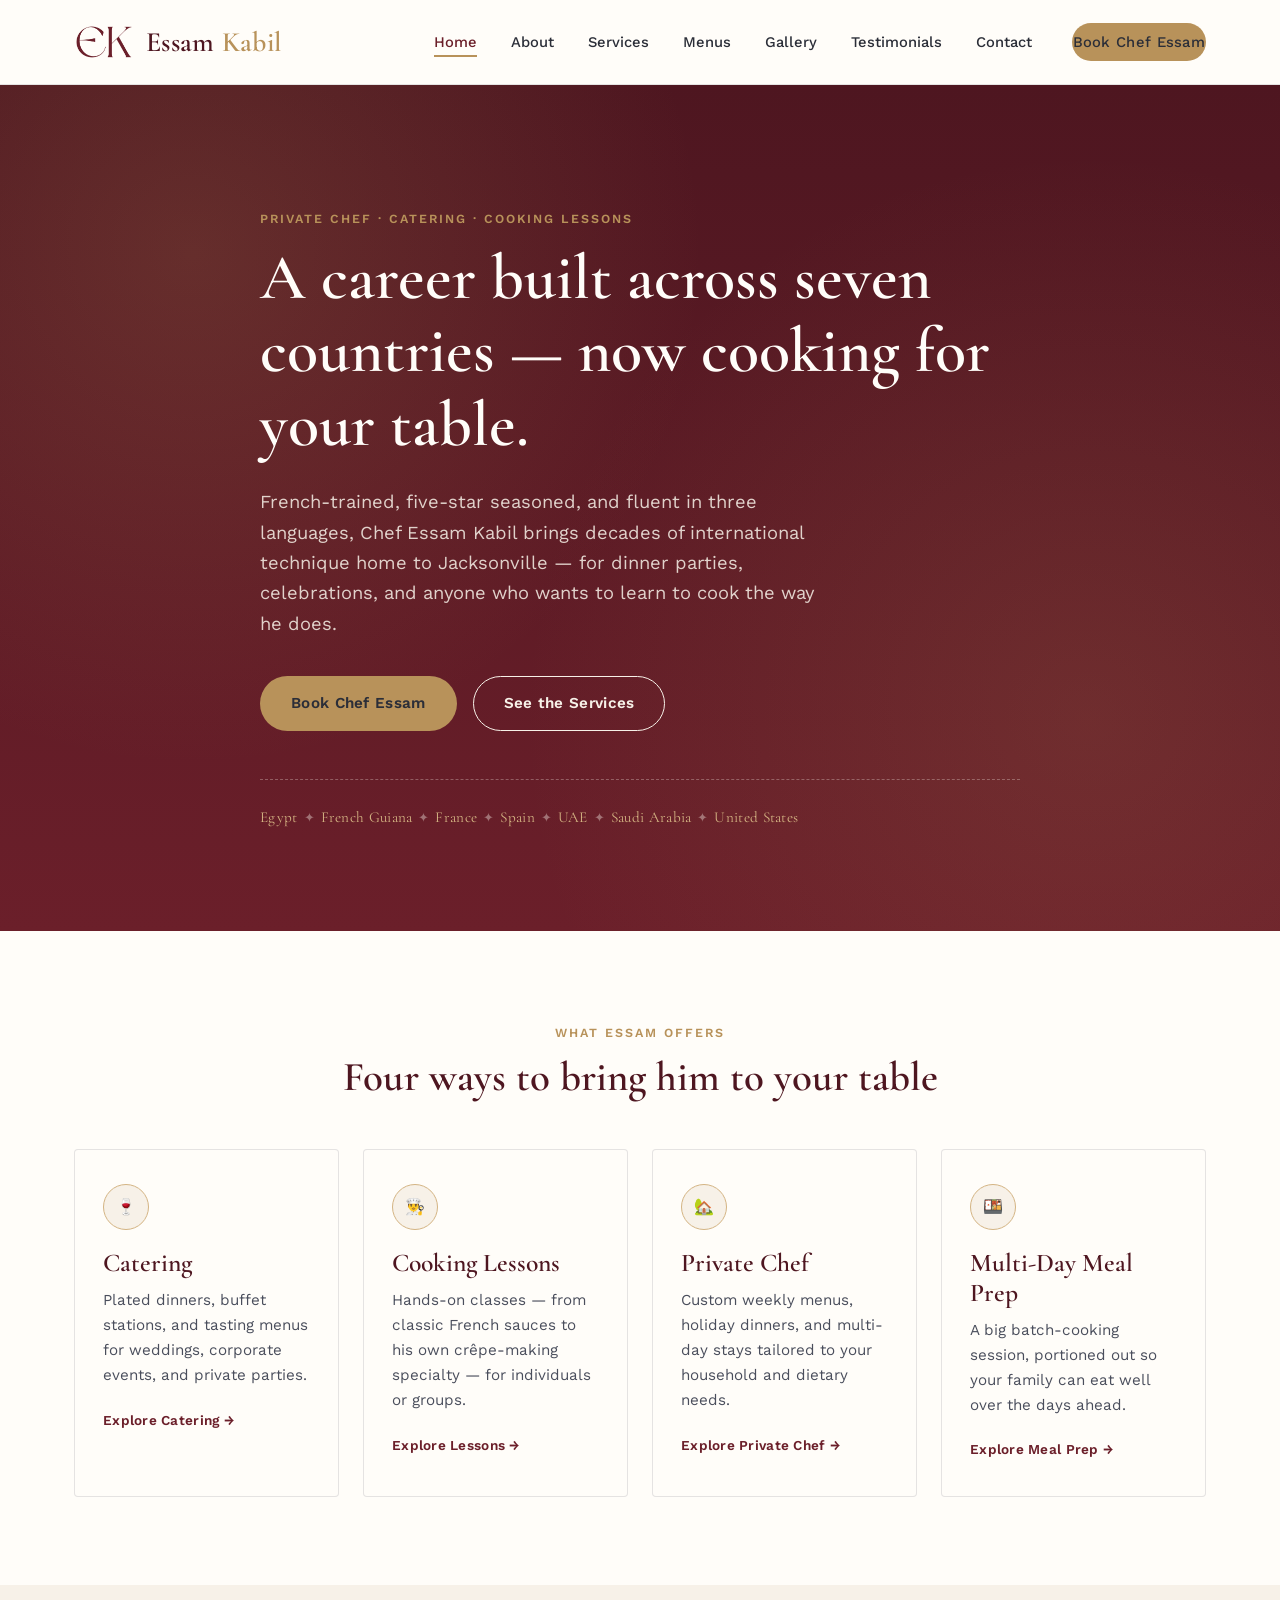
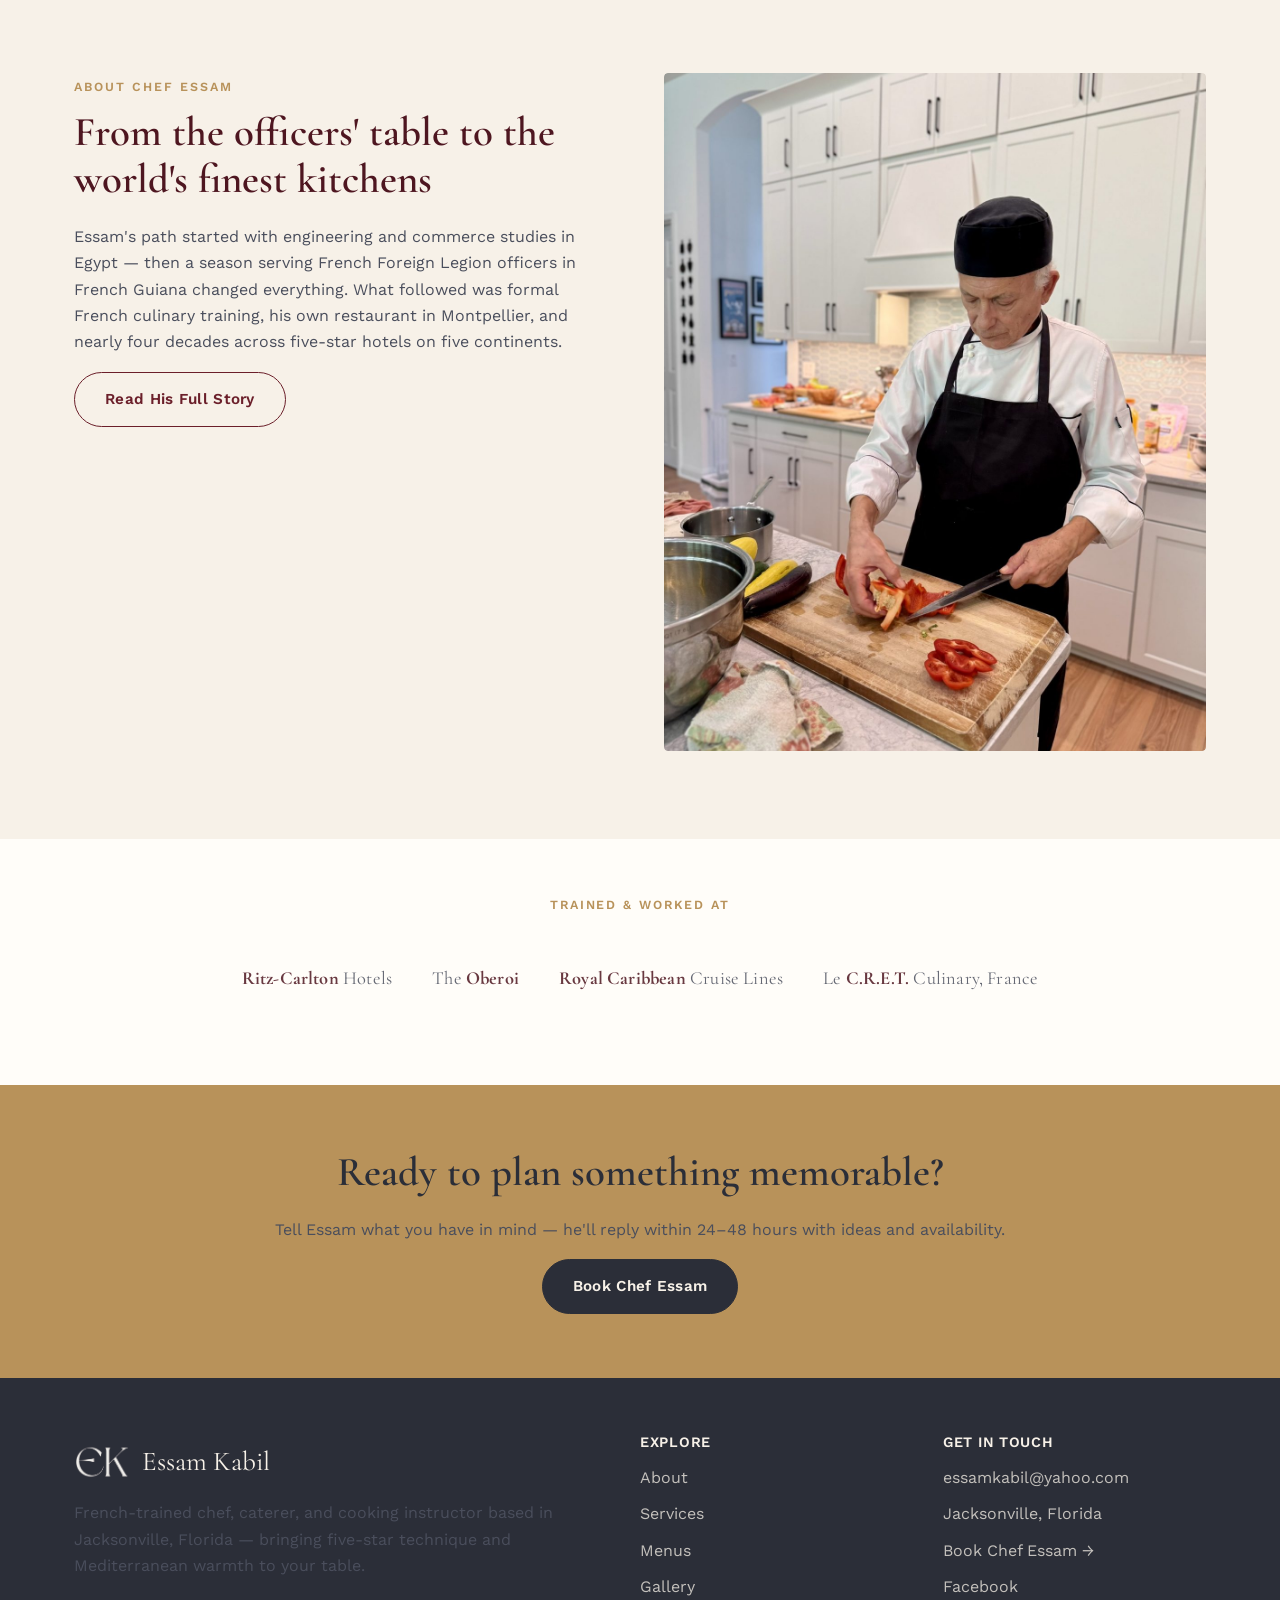
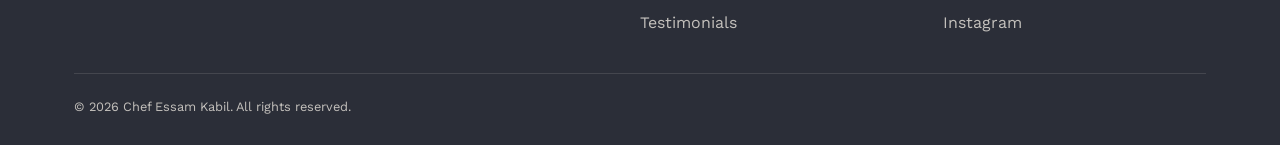
<file: index.html>
<!DOCTYPE html>
<html lang="en">
<head>
<meta charset="UTF-8">
<link rel="icon" type="image/png" href="images/favicon.png">
<meta name="viewport" content="width=device-width, initial-scale=1.0">
<title>Chef Essam Kabil — Private Chef, Catering, Cooking Lessons &amp; Meal Prep in Jacksonville, FL</title>
<meta name="description" content="French-trained executive chef Essam Kabil offers private chef services, catering, cooking lessons, and multi-day meal prep in Jacksonville, FL — five-star technique, Mediterranean warmth.">
<link rel="preconnect" href="https://fonts.googleapis.com">
<link href="https://fonts.googleapis.com/css2?family=Cormorant+Garamond:wght@500;600;700&family=Work+Sans:wght@400;500;600&display=swap" rel="stylesheet">
<link rel="stylesheet" href="css/style.css">
</head>
<body>

<header class="site-header">
  <nav class="container nav">
    <a href="index.html" class="brand"><img src="images/logo/monogram-bordeaux.png" alt="" class="brand-mark"><span>Essam <span>Kabil</span></span></a>
    <ul class="nav-links">
      <li><a href="index.html" class="active">Home</a></li>
      <li><a href="about.html">About</a></li>
      <li><a href="services.html">Services</a></li>
      <li><a href="menus.html">Menus</a></li>
      <li><a href="gallery.html">Gallery</a></li>
      <li><a href="testimonials.html">Testimonials</a></li>
      <li><a href="contact.html">Contact</a></li>
      <li class="nav-cta"><a href="contact.html" class="btn btn-primary">Book Chef Essam</a></li>
    </ul>
    <button class="nav-toggle" aria-label="Toggle menu"><span></span><span></span><span></span></button>
  </nav>
</header>

<section class="hero">
  <div class="container hero-inner">
    <span class="eyebrow">Private Chef · Catering · Cooking Lessons</span>
    <h1>A career built across seven countries — now cooking for your table.</h1>
    <p class="lede">French-trained, five-star seasoned, and fluent in three languages, Chef Essam Kabil brings decades of international technique home to Jacksonville — for dinner parties, celebrations, and anyone who wants to learn to cook the way he does.</p>
    <div class="hero-ctas">
      <a href="contact.html" class="btn btn-primary">Book Chef Essam</a>
      <a href="services.html" class="btn btn-outline">See the Services</a>
    </div>
    <div class="journey-strip">
      <span class="journey-stop">Egypt</span><span class="journey-sep">✦</span>
      <span class="journey-stop">French Guiana</span><span class="journey-sep">✦</span>
      <span class="journey-stop">France</span><span class="journey-sep">✦</span>
      <span class="journey-stop">Spain</span><span class="journey-sep">✦</span>
      <span class="journey-stop">UAE</span><span class="journey-sep">✦</span>
      <span class="journey-stop">Saudi Arabia</span><span class="journey-sep">✦</span>
      <span class="journey-stop">United States</span>
    </div>
  </div>
</section>

<section class="section">
  <div class="container">
    <div class="center" style="max-width:640px; margin:0 auto 48px;">
      <span class="eyebrow">What Essam Offers</span>
      <h2>Four ways to bring him to your table</h2>
    </div>
    <div class="grid-4">
      <div class="icon-card">
        <div class="icon-badge">🍷</div>
        <h3>Catering</h3>
        <p>Plated dinners, buffet stations, and tasting menus for weddings, corporate events, and private parties.</p>
        <a href="services.html#catering">Explore Catering →</a>
      </div>
      <div class="icon-card">
        <div class="icon-badge">👨‍🍳</div>
        <h3>Cooking Lessons</h3>
        <p>Hands-on classes — from classic French sauces to his own crêpe-making specialty — for individuals or groups.</p>
        <a href="services.html#lessons">Explore Lessons →</a>
      </div>
      <div class="icon-card">
        <div class="icon-badge">🏡</div>
        <h3>Private Chef</h3>
        <p>Custom weekly menus, holiday dinners, and multi-day stays tailored to your household and dietary needs.</p>
        <a href="services.html#private-chef">Explore Private Chef →</a>
      </div>
      <div class="icon-card">
        <div class="icon-badge">🍱</div>
        <h3>Multi-Day Meal Prep</h3>
        <p>A big batch-cooking session, portioned out so your family can eat well over the days ahead.</p>
        <a href="services.html#meal-prep">Explore Meal Prep →</a>
      </div>
    </div>
  </div>
</section>

<section class="section section--ivory">
  <div class="container two-col">
    <div>
      <span class="eyebrow">About Chef Essam</span>
      <h2>From the officers' table to the world's finest kitchens</h2>
      <p>Essam's path started with engineering and commerce studies in Egypt — then a season serving French Foreign Legion officers in French Guiana changed everything. What followed was formal French culinary training, his own restaurant in Montpellier, and nearly four decades across five-star hotels on five continents.</p>
      <a href="about.html" class="btn btn-outline on-light">Read His Full Story</a>
    </div>
    <div class="g-photo">
      <img src="images/essam-home.jpg" alt="Chef Essam Kabil slicing vegetables at a home kitchen island">
    </div>
  </div>
</section>

<section class="section--tight">
  <div class="container">
    <p class="center eyebrow" style="display:block;">Trained &amp; Worked At</p>
    <div class="credibility">
      <span class="credibility-item"><strong>Ritz-Carlton</strong> Hotels</span>
      <span class="credibility-item">The <strong>Oberoi</strong></span>
      <span class="credibility-item"><strong>Royal Caribbean</strong> Cruise Lines</span>
      <span class="credibility-item">Le <strong>C.R.E.T.</strong> Culinary, France</span>
    </div>
  </div>
</section>

<section class="section section--ivory" id="home-testimonials-section">
  <div class="container">
    <div class="center" style="max-width:640px; margin:0 auto 48px;">
      <span class="eyebrow">What Clients Say</span>
      <h2>Trusted for the moments that matter</h2>
    </div>
    <div class="grid-3" id="home-testimonial-grid"></div>
    <p class="center mt-lg"><a href="testimonials.html" class="btn btn-outline on-light">Read More Stories</a></p>
  </div>
</section>

<section class="cta-banner">
  <div class="container">
    <h2>Ready to plan something memorable?</h2>
    <p>Tell Essam what you have in mind — he'll reply within 24–48 hours with ideas and availability.</p>
    <a href="contact.html" class="btn btn-outline on-light" style="background:var(--charcoal); color:var(--ivory); border-color:var(--charcoal);">Book Chef Essam</a>
  </div>
</section>

<footer class="site-footer">
  <div class="container">
    <div class="footer-grid">
      <div>
        <div class="footer-brand"><img src="images/logo/monogram-cream.png" alt="" class="footer-mark">Essam Kabil</div>
        <p>French-trained chef, caterer, and cooking instructor based in Jacksonville, Florida — bringing five-star technique and Mediterranean warmth to your table.</p>
      </div>
      <div>
        <h4>Explore</h4>
        <ul>
          <li><a href="about.html">About</a></li>
          <li><a href="services.html">Services</a></li>
          <li><a href="menus.html">Menus</a></li>
          <li><a href="gallery.html">Gallery</a></li>
          <li><a href="testimonials.html">Testimonials</a></li>
        </ul>
      </div>
      <div>
        <h4>Get in Touch</h4>
        <ul>
          <li><a href="mailto:essamkabil@yahoo.com">essamkabil@yahoo.com</a></li>
          <li>Jacksonville, Florida</li>
          <li><a href="contact.html">Book Chef Essam →</a></li>
          <li><a href="https://www.facebook.com/profile.php?id=100069899911060" target="_blank" rel="noopener">Facebook</a></li>
          <li><a href="https://www.instagram.com/REPLACE_WITH_HANDLE" target="_blank" rel="noopener">Instagram</a></li>
        </ul>
      </div>
    </div>
    <div class="footer-bottom">
      <span>© 2026 Chef Essam Kabil. All rights reserved.</span>
    </div>
  </div>
</footer>
<script src="js/testimonials-data.js"></script>
<script>
  mountTestimonials({
    gridEl: document.getElementById("home-testimonial-grid"),
    hideEl: document.getElementById("home-testimonials-section"),
    onHomeOnly: true,
    limit: 3
  });
</script>
<script src="js/main.js"></script>
</body>
</html>
</file>
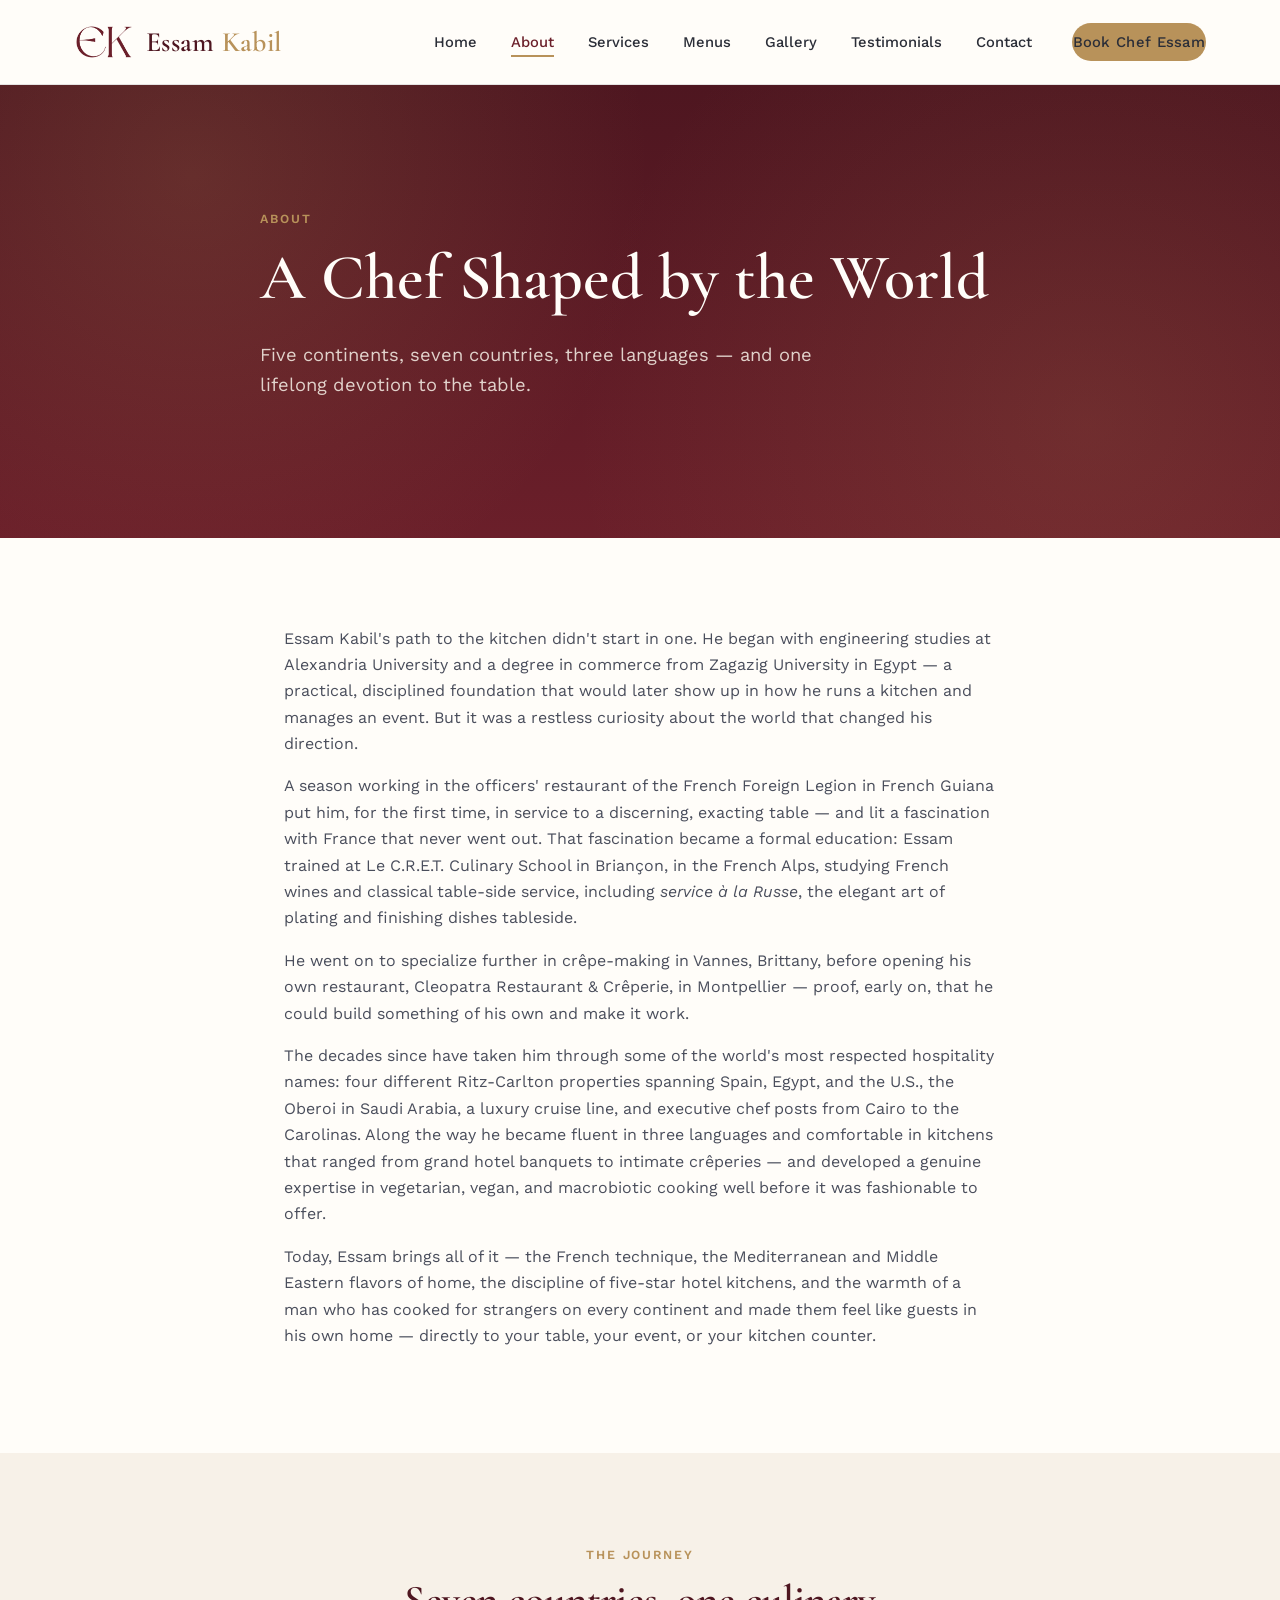
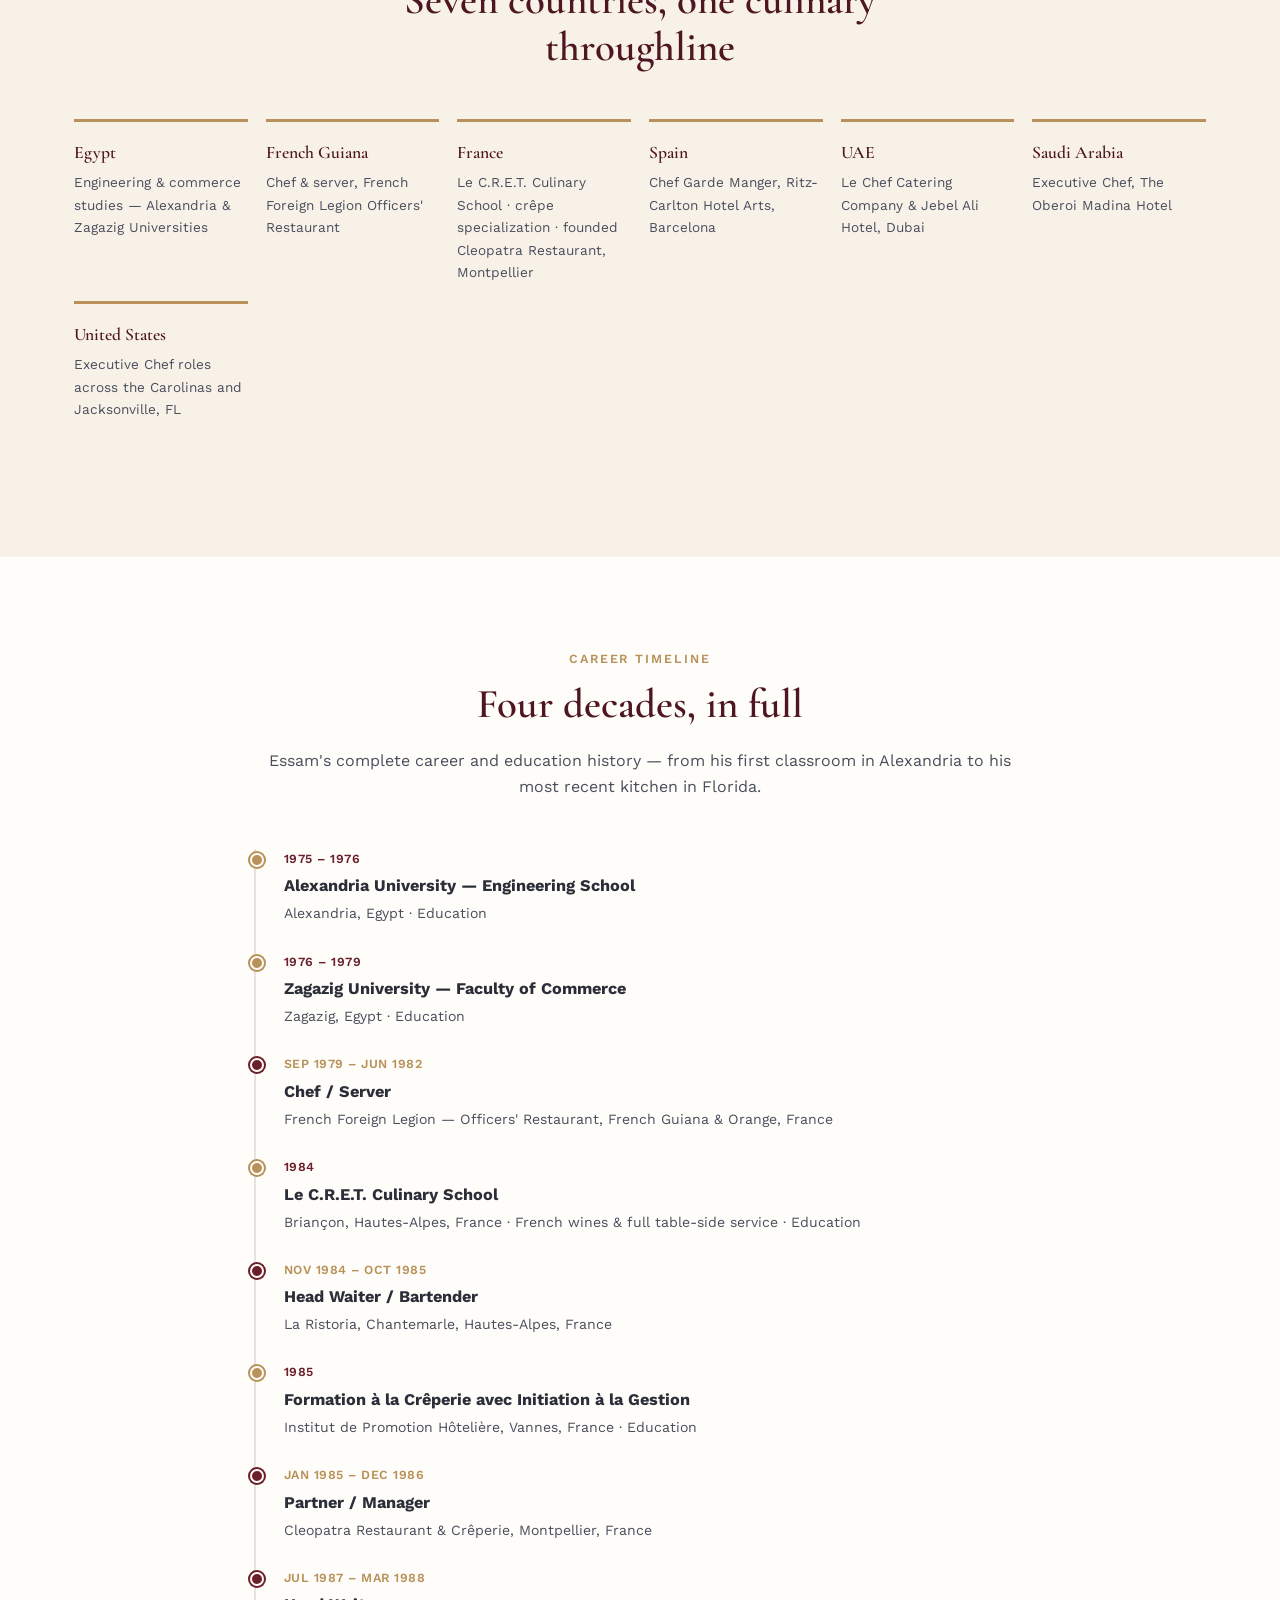
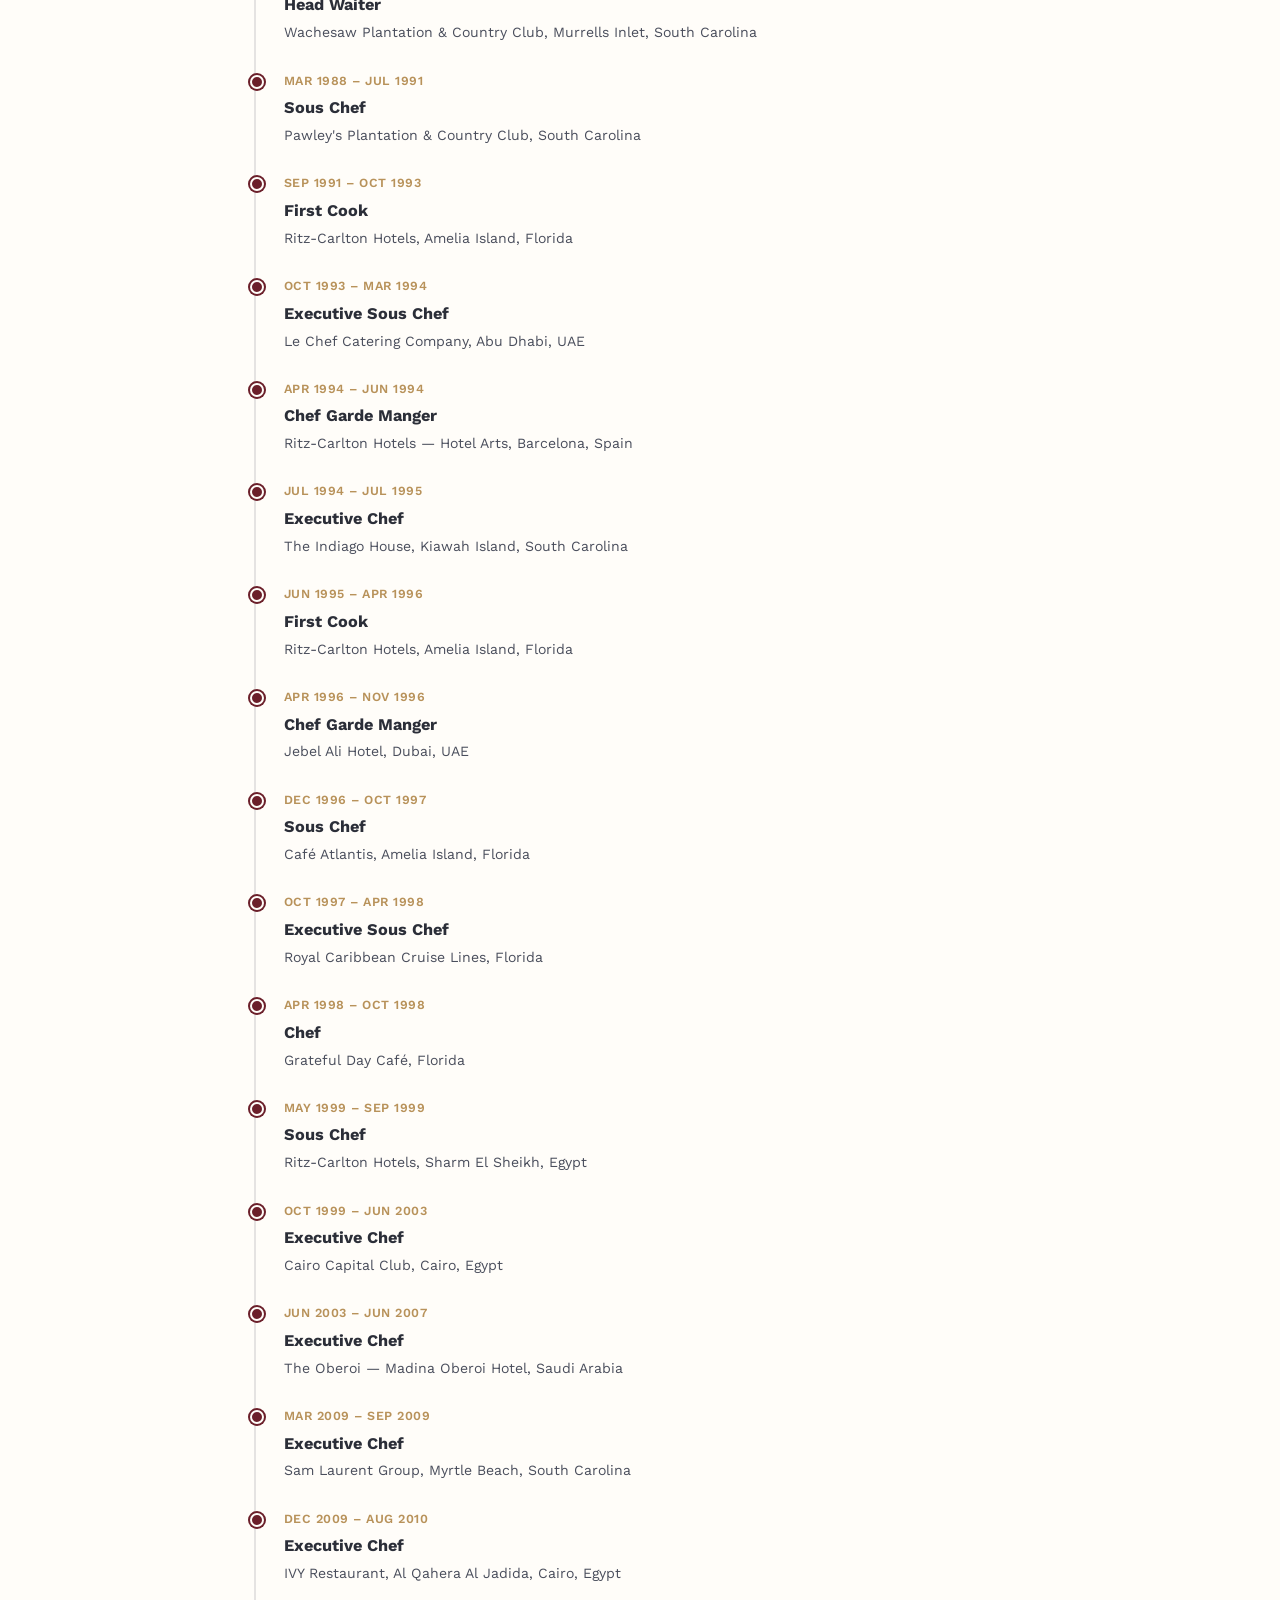
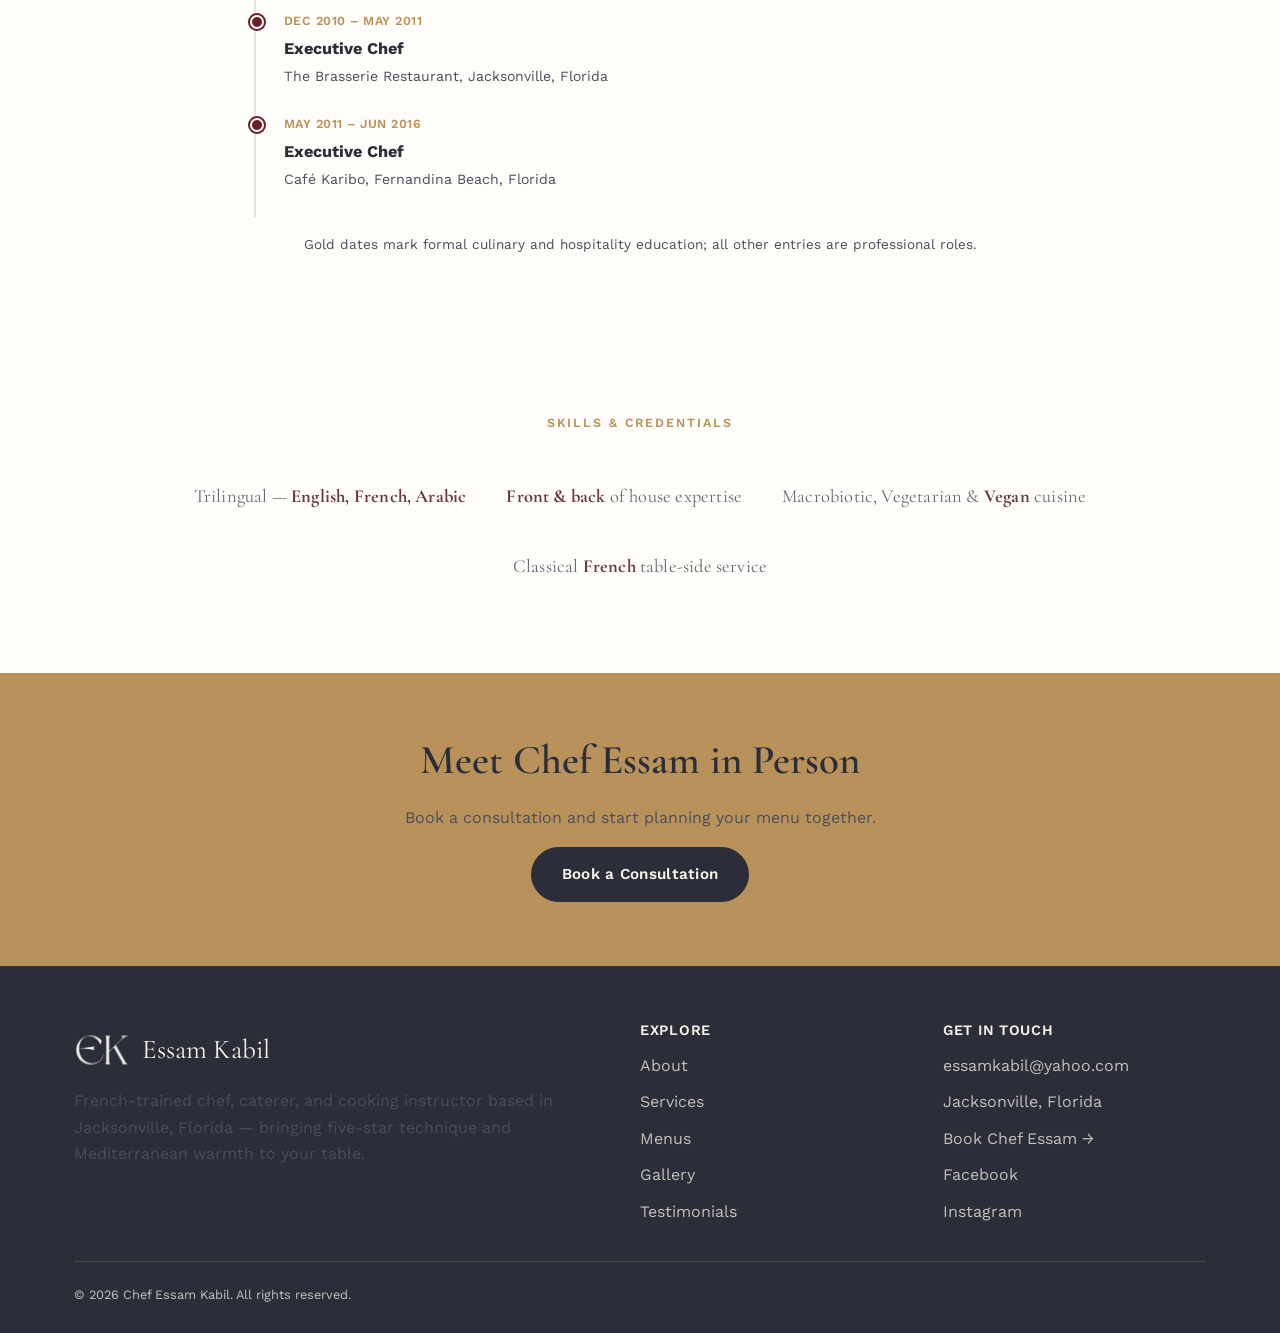
<file: about.html>
<!DOCTYPE html>
<html lang="en">
<head>
<meta charset="UTF-8">
<link rel="icon" type="image/png" href="images/favicon.png">
<meta name="viewport" content="width=device-width, initial-scale=1.0">
<title>About Chef Essam Kabil — A Chef Shaped by the World</title>
<meta name="description" content="From engineering studies in Egypt to French Foreign Legion kitchens, five-star hotels, and his own restaurant in Montpellier — the story behind Chef Essam Kabil.">
<link rel="preconnect" href="https://fonts.googleapis.com">
<link href="https://fonts.googleapis.com/css2?family=Cormorant+Garamond:wght@500;600;700&family=Work+Sans:wght@400;500;600&display=swap" rel="stylesheet">
<link rel="stylesheet" href="css/style.css">
</head>
<body>

<header class="site-header">
  <nav class="container nav">
    <a href="index.html" class="brand"><img src="images/logo/monogram-bordeaux.png" alt="" class="brand-mark"><span>Essam <span>Kabil</span></span></a>
    <ul class="nav-links">
      <li><a href="index.html">Home</a></li>
      <li><a href="about.html" class="active">About</a></li>
      <li><a href="services.html">Services</a></li>
      <li><a href="menus.html">Menus</a></li>
      <li><a href="gallery.html">Gallery</a></li>
      <li><a href="testimonials.html">Testimonials</a></li>
      <li><a href="contact.html">Contact</a></li>
      <li class="nav-cta"><a href="contact.html" class="btn btn-primary">Book Chef Essam</a></li>
    </ul>
    <button class="nav-toggle" aria-label="Toggle menu"><span></span><span></span><span></span></button>
  </nav>
</header>

<section class="hero" style="padding-bottom:40px;">
  <div class="container hero-inner" style="padding-bottom:60px;">
    <span class="eyebrow">About</span>
    <h1>A Chef Shaped by the World</h1>
    <p class="lede">Five continents, seven countries, three languages — and one lifelong devotion to the table.</p>
  </div>
</section>

<section class="section">
  <div class="container" style="max-width:760px;">
    <p>Essam Kabil's path to the kitchen didn't start in one. He began with engineering studies at Alexandria University and a degree in commerce from Zagazig University in Egypt — a practical, disciplined foundation that would later show up in how he runs a kitchen and manages an event. But it was a restless curiosity about the world that changed his direction.</p>
    <p>A season working in the officers' restaurant of the French Foreign Legion in French Guiana put him, for the first time, in service to a discerning, exacting table — and lit a fascination with France that never went out. That fascination became a formal education: Essam trained at Le C.R.E.T. Culinary School in Briançon, in the French Alps, studying French wines and classical table-side service, including <em>service à la Russe</em>, the elegant art of plating and finishing dishes tableside.</p>
    <p>He went on to specialize further in crêpe-making in Vannes, Brittany, before opening his own restaurant, Cleopatra Restaurant &amp; Crêperie, in Montpellier — proof, early on, that he could build something of his own and make it work.</p>
    <p>The decades since have taken him through some of the world's most respected hospitality names: four different Ritz-Carlton properties spanning Spain, Egypt, and the U.S., the Oberoi in Saudi Arabia, a luxury cruise line, and executive chef posts from Cairo to the Carolinas. Along the way he became fluent in three languages and comfortable in kitchens that ranged from grand hotel banquets to intimate crêperies — and developed a genuine expertise in vegetarian, vegan, and macrobiotic cooking well before it was fashionable to offer.</p>
    <p>Today, Essam brings all of it — the French technique, the Mediterranean and Middle Eastern flavors of home, the discipline of five-star hotel kitchens, and the warmth of a man who has cooked for strangers on every continent and made them feel like guests in his own home — directly to your table, your event, or your kitchen counter.</p>
  </div>
</section>

<section class="section section--ivory">
  <div class="container">
    <div class="center" style="max-width:600px; margin:0 auto 8px;">
      <span class="eyebrow">The Journey</span>
      <h2>Seven countries, one culinary throughline</h2>
    </div>
    <div class="timeline">
      <div class="timeline-step">
        <div class="place">Egypt</div>
        <div class="detail">Engineering &amp; commerce studies — Alexandria &amp; Zagazig Universities</div>
      </div>
      <div class="timeline-step">
        <div class="place">French Guiana</div>
        <div class="detail">Chef &amp; server, French Foreign Legion Officers' Restaurant</div>
      </div>
      <div class="timeline-step">
        <div class="place">France</div>
        <div class="detail">Le C.R.E.T. Culinary School · crêpe specialization · founded Cleopatra Restaurant, Montpellier</div>
      </div>
      <div class="timeline-step">
        <div class="place">Spain</div>
        <div class="detail">Chef Garde Manger, Ritz-Carlton Hotel Arts, Barcelona</div>
      </div>
      <div class="timeline-step">
        <div class="place">UAE</div>
        <div class="detail">Le Chef Catering Company &amp; Jebel Ali Hotel, Dubai</div>
      </div>
      <div class="timeline-step">
        <div class="place">Saudi Arabia</div>
        <div class="detail">Executive Chef, The Oberoi Madina Hotel</div>
      </div>
      <div class="timeline-step">
        <div class="place">United States</div>
        <div class="detail">Executive Chef roles across the Carolinas and Jacksonville, FL</div>
      </div>
    </div>
  </div>
</section>

<section class="section">
  <div class="container" style="max-width:820px;">
    <div class="center" style="margin-bottom:48px;">
      <span class="eyebrow">Career Timeline</span>
      <h2>Four decades, in full</h2>
      <p>Essam's complete career and education history — from his first classroom in Alexandria to his most recent kitchen in Florida.</p>
    </div>

    <div class="resume-timeline">
      <div class="rt-item rt-edu">
        <div class="rt-date">1975 – 1976</div>
        <div class="rt-body"><strong>Alexandria University — Engineering School</strong><span>Alexandria, Egypt · Education</span></div>
      </div>
      <div class="rt-item rt-edu">
        <div class="rt-date">1976 – 1979</div>
        <div class="rt-body"><strong>Zagazig University — Faculty of Commerce</strong><span>Zagazig, Egypt · Education</span></div>
      </div>
      <div class="rt-item">
        <div class="rt-date">Sep 1979 – Jun 1982</div>
        <div class="rt-body"><strong>Chef / Server</strong><span>French Foreign Legion — Officers' Restaurant, French Guiana &amp; Orange, France</span></div>
      </div>
      <div class="rt-item rt-edu">
        <div class="rt-date">1984</div>
        <div class="rt-body"><strong>Le C.R.E.T. Culinary School</strong><span>Briançon, Hautes-Alpes, France · French wines &amp; full table-side service · Education</span></div>
      </div>
      <div class="rt-item">
        <div class="rt-date">Nov 1984 – Oct 1985</div>
        <div class="rt-body"><strong>Head Waiter / Bartender</strong><span>La Ristoria, Chantemarle, Hautes-Alpes, France</span></div>
      </div>
      <div class="rt-item rt-edu">
        <div class="rt-date">1985</div>
        <div class="rt-body"><strong>Formation à la Crêperie avec Initiation à la Gestion</strong><span>Institut de Promotion Hôtelière, Vannes, France · Education</span></div>
      </div>
      <div class="rt-item">
        <div class="rt-date">Jan 1985 – Dec 1986</div>
        <div class="rt-body"><strong>Partner / Manager</strong><span>Cleopatra Restaurant &amp; Crêperie, Montpellier, France</span></div>
      </div>
      <div class="rt-item">
        <div class="rt-date">Jul 1987 – Mar 1988</div>
        <div class="rt-body"><strong>Head Waiter</strong><span>Wachesaw Plantation &amp; Country Club, Murrells Inlet, South Carolina</span></div>
      </div>
      <div class="rt-item">
        <div class="rt-date">Mar 1988 – Jul 1991</div>
        <div class="rt-body"><strong>Sous Chef</strong><span>Pawley's Plantation &amp; Country Club, South Carolina</span></div>
      </div>
      <div class="rt-item">
        <div class="rt-date">Sep 1991 – Oct 1993</div>
        <div class="rt-body"><strong>First Cook</strong><span>Ritz-Carlton Hotels, Amelia Island, Florida</span></div>
      </div>
      <div class="rt-item">
        <div class="rt-date">Oct 1993 – Mar 1994</div>
        <div class="rt-body"><strong>Executive Sous Chef</strong><span>Le Chef Catering Company, Abu Dhabi, UAE</span></div>
      </div>
      <div class="rt-item">
        <div class="rt-date">Apr 1994 – Jun 1994</div>
        <div class="rt-body"><strong>Chef Garde Manger</strong><span>Ritz-Carlton Hotels — Hotel Arts, Barcelona, Spain</span></div>
      </div>
      <div class="rt-item">
        <div class="rt-date">Jul 1994 – Jul 1995</div>
        <div class="rt-body"><strong>Executive Chef</strong><span>The Indiago House, Kiawah Island, South Carolina</span></div>
      </div>
      <div class="rt-item">
        <div class="rt-date">Jun 1995 – Apr 1996</div>
        <div class="rt-body"><strong>First Cook</strong><span>Ritz-Carlton Hotels, Amelia Island, Florida</span></div>
      </div>
      <div class="rt-item">
        <div class="rt-date">Apr 1996 – Nov 1996</div>
        <div class="rt-body"><strong>Chef Garde Manger</strong><span>Jebel Ali Hotel, Dubai, UAE</span></div>
      </div>
      <div class="rt-item">
        <div class="rt-date">Dec 1996 – Oct 1997</div>
        <div class="rt-body"><strong>Sous Chef</strong><span>Café Atlantis, Amelia Island, Florida</span></div>
      </div>
      <div class="rt-item">
        <div class="rt-date">Oct 1997 – Apr 1998</div>
        <div class="rt-body"><strong>Executive Sous Chef</strong><span>Royal Caribbean Cruise Lines, Florida</span></div>
      </div>
      <div class="rt-item">
        <div class="rt-date">Apr 1998 – Oct 1998</div>
        <div class="rt-body"><strong>Chef</strong><span>Grateful Day Café, Florida</span></div>
      </div>
      <div class="rt-item">
        <div class="rt-date">May 1999 – Sep 1999</div>
        <div class="rt-body"><strong>Sous Chef</strong><span>Ritz-Carlton Hotels, Sharm El Sheikh, Egypt</span></div>
      </div>
      <div class="rt-item">
        <div class="rt-date">Oct 1999 – Jun 2003</div>
        <div class="rt-body"><strong>Executive Chef</strong><span>Cairo Capital Club, Cairo, Egypt</span></div>
      </div>
      <div class="rt-item">
        <div class="rt-date">Jun 2003 – Jun 2007</div>
        <div class="rt-body"><strong>Executive Chef</strong><span>The Oberoi — Madina Oberoi Hotel, Saudi Arabia</span></div>
      </div>
      <div class="rt-item">
        <div class="rt-date">Mar 2009 – Sep 2009</div>
        <div class="rt-body"><strong>Executive Chef</strong><span>Sam Laurent Group, Myrtle Beach, South Carolina</span></div>
      </div>
      <div class="rt-item">
        <div class="rt-date">Dec 2009 – Aug 2010</div>
        <div class="rt-body"><strong>Executive Chef</strong><span>IVY Restaurant, Al Qahera Al Jadida, Cairo, Egypt</span></div>
      </div>
      <div class="rt-item">
        <div class="rt-date">Dec 2010 – May 2011</div>
        <div class="rt-body"><strong>Executive Chef</strong><span>The Brasserie Restaurant, Jacksonville, Florida</span></div>
      </div>
      <div class="rt-item">
        <div class="rt-date">May 2011 – Jun 2016</div>
        <div class="rt-body"><strong>Executive Chef</strong><span>Café Karibo, Fernandina Beach, Florida</span></div>
      </div>
    </div>
    <p class="form-note center">Gold dates mark formal culinary and hospitality education; all other entries are professional roles.</p>
  </div>
</section>

<section class="section--tight">
  <div class="container">
    <p class="center eyebrow" style="display:block;">Skills &amp; Credentials</p>
    <div class="credibility">
      <span class="credibility-item">Trilingual — <strong>English, French, Arabic</strong></span>
      <span class="credibility-item"><strong>Front &amp; back</strong> of house expertise</span>
      <span class="credibility-item">Macrobiotic, Vegetarian &amp; <strong>Vegan</strong> cuisine</span>
      <span class="credibility-item">Classical <strong>French</strong> table-side service</span>
    </div>
  </div>
</section>

<section class="cta-banner">
  <div class="container">
    <h2>Meet Chef Essam in Person</h2>
    <p>Book a consultation and start planning your menu together.</p>
    <a href="contact.html" class="btn btn-outline on-light" style="background:var(--charcoal); color:var(--ivory); border-color:var(--charcoal);">Book a Consultation</a>
  </div>
</section>

<footer class="site-footer">
  <div class="container">
    <div class="footer-grid">
      <div>
        <div class="footer-brand"><img src="images/logo/monogram-cream.png" alt="" class="footer-mark">Essam Kabil</div>
        <p>French-trained chef, caterer, and cooking instructor based in Jacksonville, Florida — bringing five-star technique and Mediterranean warmth to your table.</p>
      </div>
      <div>
        <h4>Explore</h4>
        <ul>
          <li><a href="about.html">About</a></li>
          <li><a href="services.html">Services</a></li>
          <li><a href="menus.html">Menus</a></li>
          <li><a href="gallery.html">Gallery</a></li>
          <li><a href="testimonials.html">Testimonials</a></li>
        </ul>
      </div>
      <div>
        <h4>Get in Touch</h4>
        <ul>
          <li><a href="mailto:essamkabil@yahoo.com">essamkabil@yahoo.com</a></li>
          <li>Jacksonville, Florida</li>
          <li><a href="contact.html">Book Chef Essam →</a></li>
          <li><a href="https://www.facebook.com/profile.php?id=100069899911060" target="_blank" rel="noopener">Facebook</a></li>
          <li><a href="https://www.instagram.com/REPLACE_WITH_HANDLE" target="_blank" rel="noopener">Instagram</a></li>
        </ul>
      </div>
    </div>
    <div class="footer-bottom">
      <span>© 2026 Chef Essam Kabil. All rights reserved.</span>
    </div>
  </div>
</footer>
<script src="js/main.js"></script>
</body>
</html>
</file>
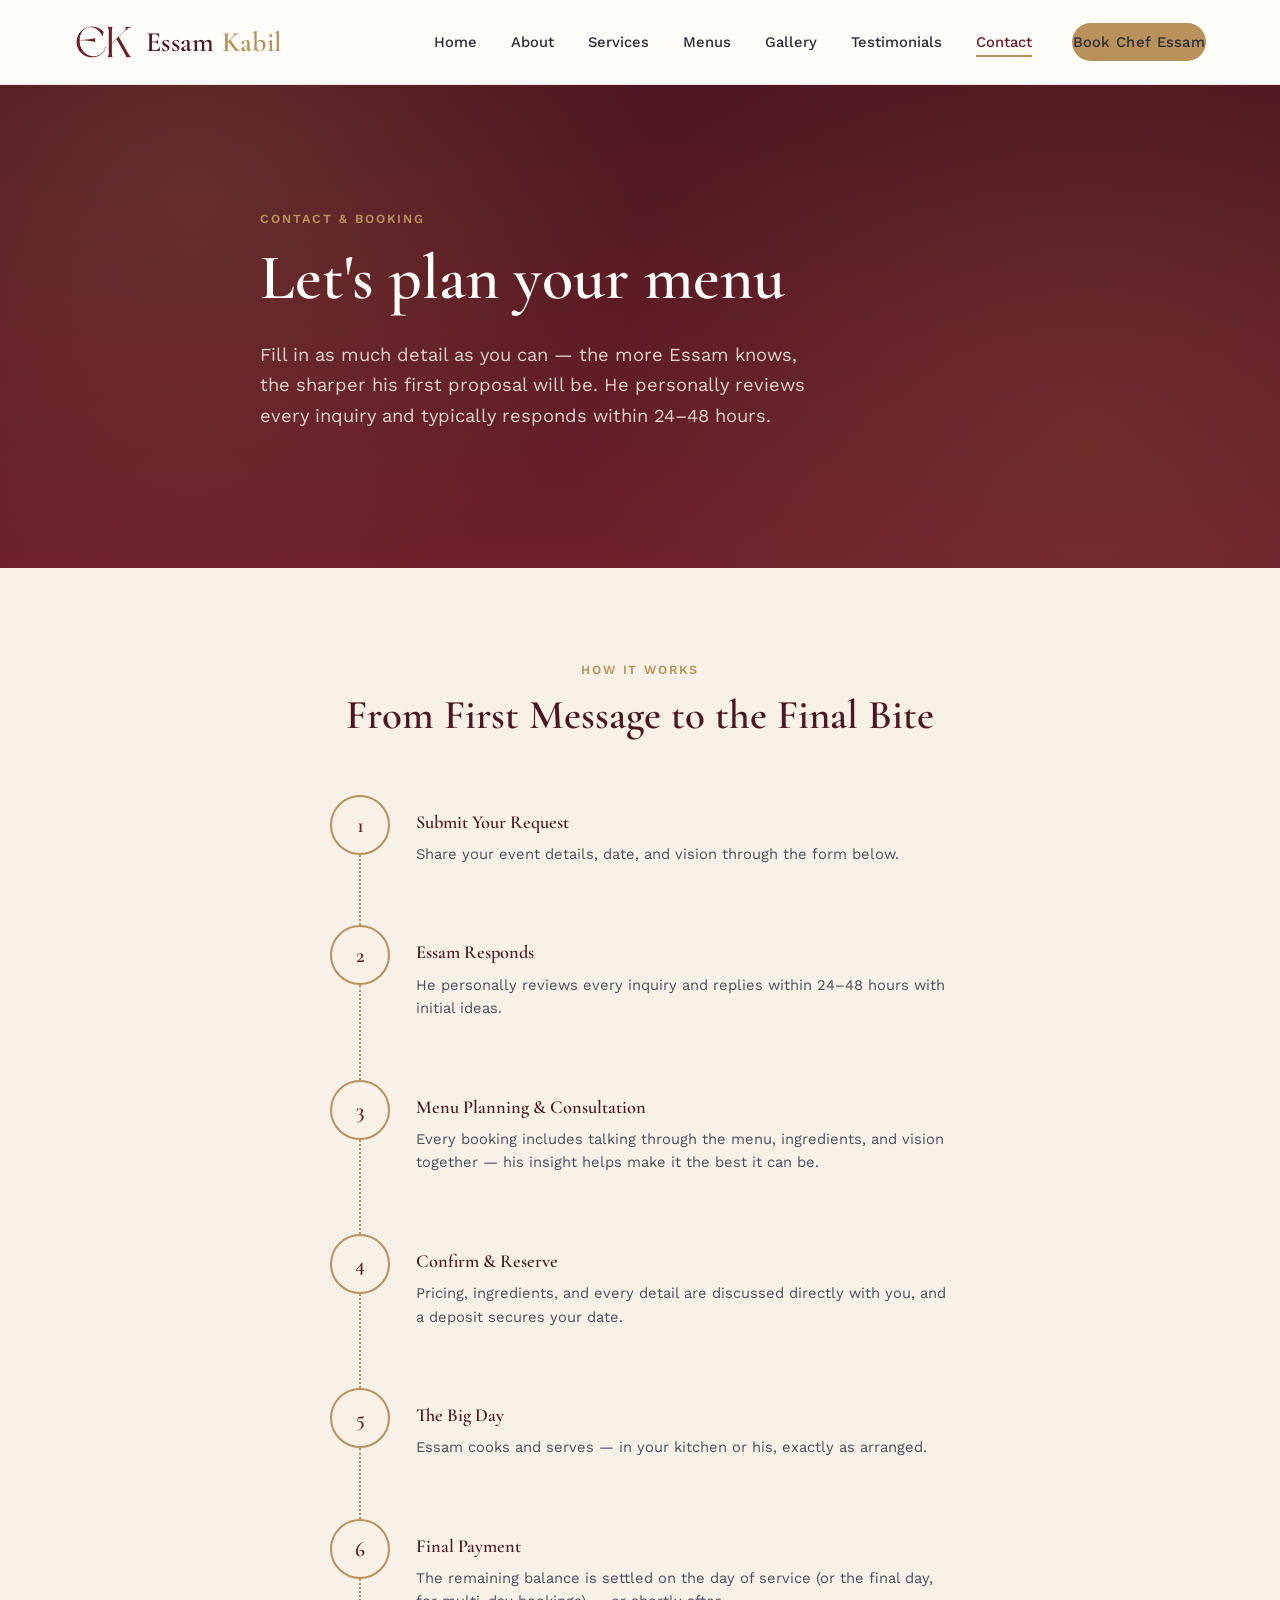
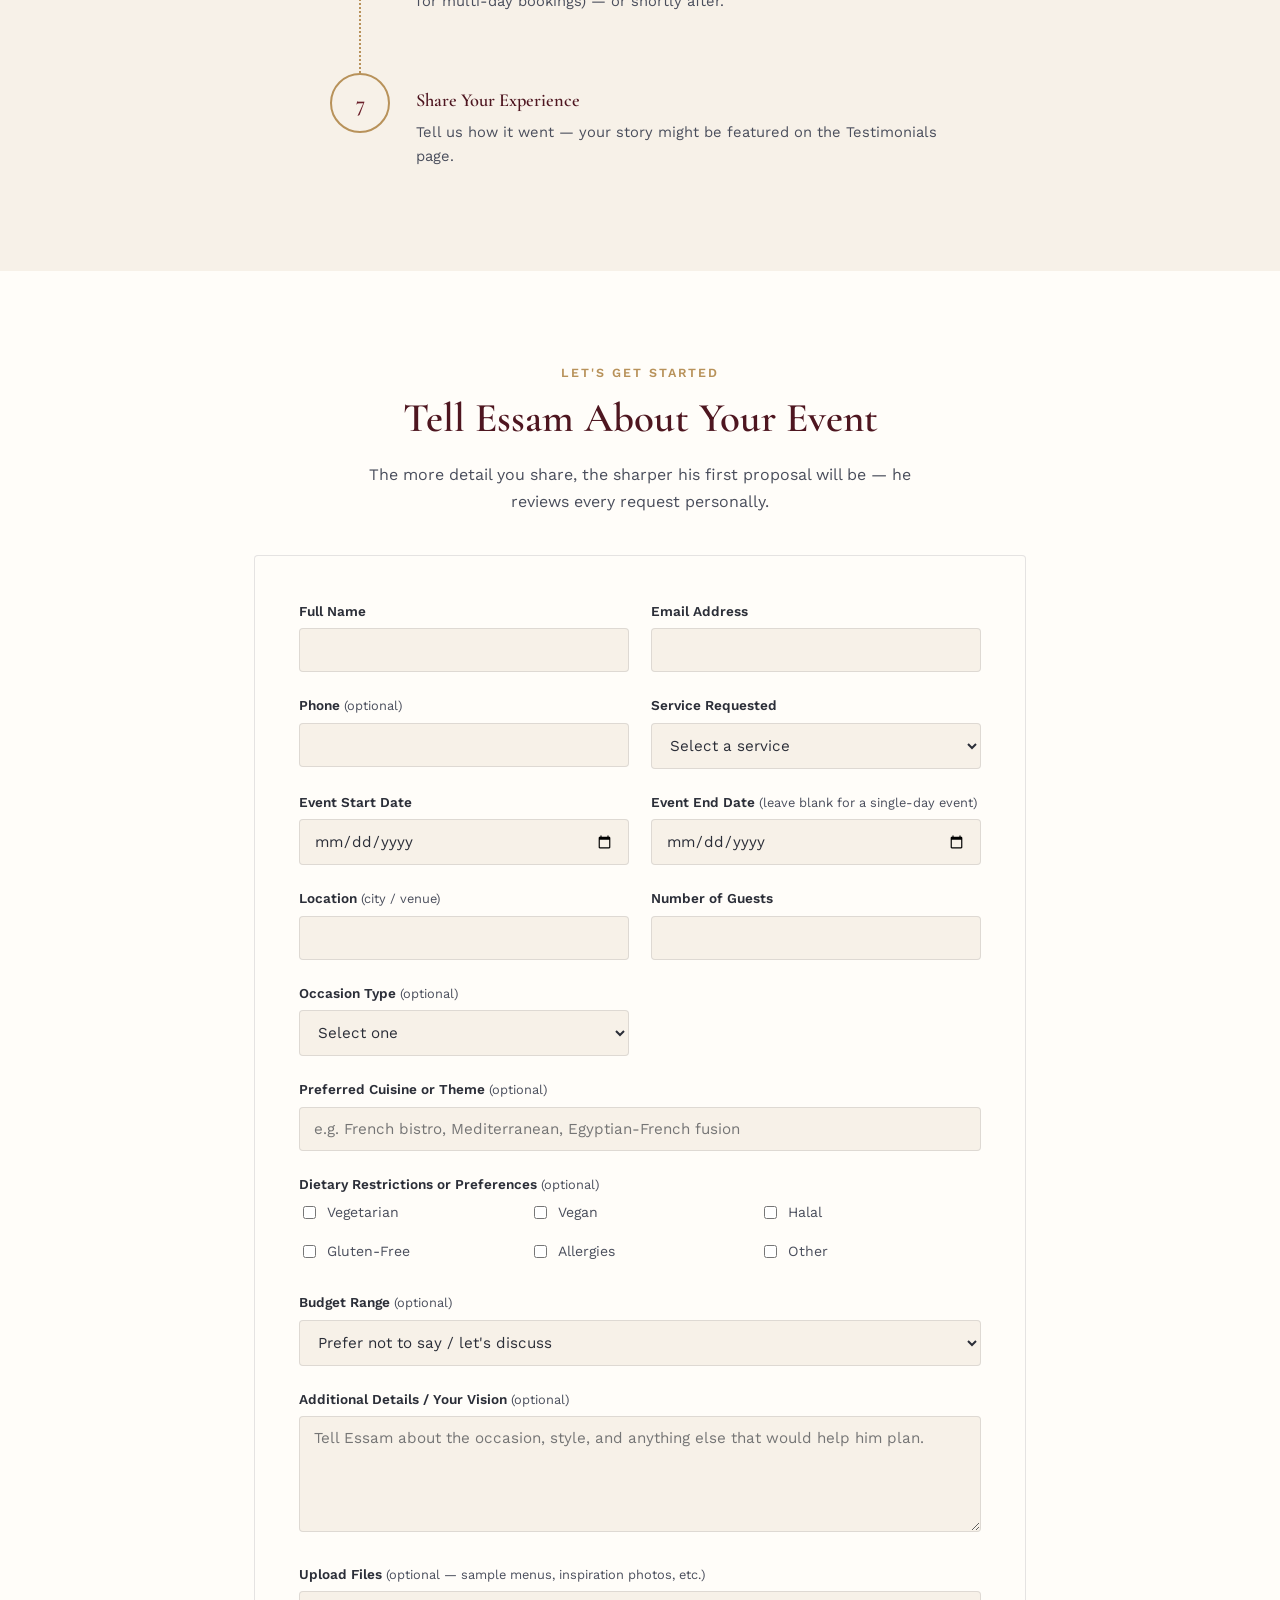
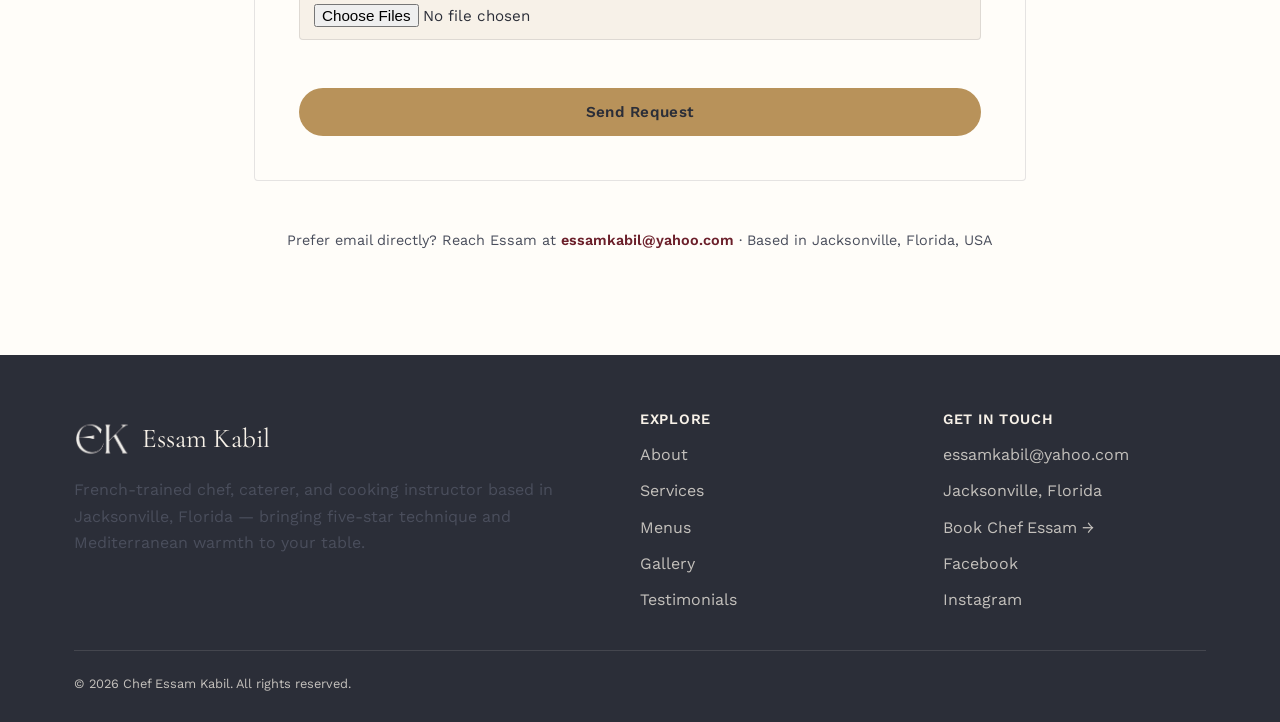
<file: contact.html>
<!DOCTYPE html>
<html lang="en">
<head>
<meta charset="UTF-8">
<link rel="icon" type="image/png" href="images/favicon.png">
<meta name="viewport" content="width=device-width, initial-scale=1.0">
<title>Book Chef Essam Kabil — Contact &amp; Booking</title>
<meta name="description" content="Request catering, a private chef, cooking lessons, or multi-day meal prep with Chef Essam Kabil in Jacksonville, FL. Tell him about your event and he'll respond within 24-48 hours.">
<link rel="preconnect" href="https://fonts.googleapis.com">
<link href="https://fonts.googleapis.com/css2?family=Cormorant+Garamond:wght@500;600;700&family=Work+Sans:wght@400;500;600&display=swap" rel="stylesheet">
<link rel="stylesheet" href="css/style.css">
</head>
<body>

<header class="site-header">
  <nav class="container nav">
    <a href="index.html" class="brand"><img src="images/logo/monogram-bordeaux.png" alt="" class="brand-mark"><span>Essam <span>Kabil</span></span></a>
    <ul class="nav-links">
      <li><a href="index.html">Home</a></li>
      <li><a href="about.html">About</a></li>
      <li><a href="services.html">Services</a></li>
      <li><a href="menus.html">Menus</a></li>
      <li><a href="gallery.html">Gallery</a></li>
      <li><a href="testimonials.html">Testimonials</a></li>
      <li><a href="contact.html" class="active">Contact</a></li>
      <li class="nav-cta"><a href="contact.html" class="btn btn-primary">Book Chef Essam</a></li>
    </ul>
    <button class="nav-toggle" aria-label="Toggle menu"><span></span><span></span><span></span></button>
  </nav>
</header>

<section class="hero" style="padding-bottom:40px;">
  <div class="container hero-inner" style="padding-bottom:60px;">
    <span class="eyebrow">Contact &amp; Booking</span>
    <h1>Let's plan your menu</h1>
    <p class="lede">Fill in as much detail as you can — the more Essam knows, the sharper his first proposal will be. He personally reviews every inquiry and typically responds within 24–48 hours.</p>
  </div>
</section>

<section class="section section--ivory">
  <div class="container">
    <div class="center" style="max-width:600px; margin:0 auto 56px;">
      <span class="eyebrow">How It Works</span>
      <h2>From First Message to the Final Bite</h2>
    </div>
    <div class="process-vertical">
      <div class="process-step">
        <div class="process-number">1</div>
        <div class="process-content">
          <div class="step-title">Submit Your Request</div>
          <p class="step-desc">Share your event details, date, and vision through the form below.</p>
        </div>
      </div>
      <div class="process-step">
        <div class="process-number">2</div>
        <div class="process-content">
          <div class="step-title">Essam Responds</div>
          <p class="step-desc">He personally reviews every inquiry and replies within 24–48 hours with initial ideas.</p>
        </div>
      </div>
      <div class="process-step">
        <div class="process-number">3</div>
        <div class="process-content">
          <div class="step-title">Menu Planning &amp; Consultation</div>
          <p class="step-desc">Every booking includes talking through the menu, ingredients, and vision together — his insight helps make it the best it can be.</p>
        </div>
      </div>
      <div class="process-step">
        <div class="process-number">4</div>
        <div class="process-content">
          <div class="step-title">Confirm &amp; Reserve</div>
          <p class="step-desc">Pricing, ingredients, and every detail are discussed directly with you, and a deposit secures your date.</p>
        </div>
      </div>
      <div class="process-step">
        <div class="process-number">5</div>
        <div class="process-content">
          <div class="step-title">The Big Day</div>
          <p class="step-desc">Essam cooks and serves — in your kitchen or his, exactly as arranged.</p>
        </div>
      </div>
      <div class="process-step">
        <div class="process-number">6</div>
        <div class="process-content">
          <div class="step-title">Final Payment</div>
          <p class="step-desc">The remaining balance is settled on the day of service (or the final day, for multi-day bookings) — or shortly after.</p>
        </div>
      </div>
      <div class="process-step">
        <div class="process-number">7</div>
        <div class="process-content">
          <div class="step-title">Share Your Experience</div>
          <p class="step-desc">Tell us how it went — your story might be featured on the Testimonials page.</p>
        </div>
      </div>
    </div>
  </div>
</section>

<section class="section">
  <div class="container" style="max-width:820px;">

    <div class="center" style="max-width:600px; margin:0 auto 40px;">
      <span class="eyebrow">Let's Get Started</span>
      <h2>Tell Essam About Your Event</h2>
      <p>The more detail you share, the sharper his first proposal will be — he reviews every request personally.</p>
    </div>

    <div class="form-card">
      <form name="booking" method="POST" data-netlify="true" netlify-honeypot="bot-field" data-ajax-form data-confirm-target="#booking-confirm">
        <input type="hidden" name="form-name" value="booking">
        <p style="display:none;"><label>Don't fill this out if you're human: <input name="bot-field"></label></p>
        <input type="hidden" name="subject" value="">
        <div class="form-grid">
          <div class="field">
            <label>Full Name</label>
            <input type="text" name="name" required>
          </div>
          <div class="field">
            <label>Email Address</label>
            <input type="email" name="email" required>
          </div>
          <div class="field">
            <label>Phone <span class="optional">(optional)</span></label>
            <input type="tel" name="phone">
          </div>
          <div class="field">
            <label>Service Requested</label>
            <select name="service" id="service-select" required>
              <option value="">Select a service</option>
              <option value="catering">Catering</option>
              <option value="lesson">Cooking Lesson</option>
              <option value="private-chef">Private Chef</option>
              <option value="meal-prep">Multi-Day Meal Prep</option>
            </select>
          </div>
          <div class="field">
            <label>Event Start Date</label>
            <input type="date" name="event_start_date" required>
          </div>
          <div class="field">
            <label>Event End Date <span class="optional">(leave blank for a single-day event)</span></label>
            <input type="date" name="event_end_date">
          </div>
          <div class="field">
            <label>Location <span class="optional">(city / venue)</span></label>
            <input type="text" name="location" required>
          </div>
          <div class="field">
            <label>Number of Guests</label>
            <input type="number" name="guests" min="1" required>
          </div>
          <div class="field">
            <label>Occasion Type <span class="optional">(optional)</span></label>
            <select name="occasion" id="occasion-select">
              <option value="">Select one</option>
              <option>Birthday</option>
              <option>Anniversary</option>
              <option>Wedding</option>
              <option>Corporate Event</option>
              <option>Intimate Dinner</option>
              <option>Workshop</option>
              <option value="Other">Other</option>
            </select>
          </div>
          <div class="field full" id="occasion-other-wrap" style="display:none;">
            <label>Please specify the occasion</label>
            <input type="text" name="occasion_other" placeholder="Tell us more about the occasion">
          </div>
          <div class="field full">
            <label>Preferred Cuisine or Theme <span class="optional">(optional)</span></label>
            <input type="text" name="theme" placeholder="e.g. French bistro, Mediterranean, Egyptian-French fusion">
          </div>
          <div class="field full">
            <label>Dietary Restrictions or Preferences <span class="optional">(optional)</span></label>
            <div class="checkbox-grid">
              <label><input type="checkbox" name="dietary" value="vegetarian"> Vegetarian</label>
              <label><input type="checkbox" name="dietary" value="vegan"> Vegan</label>
              <label><input type="checkbox" name="dietary" value="halal"> Halal</label>
              <label><input type="checkbox" name="dietary" value="gluten-free"> Gluten-Free</label>
              <label><input type="checkbox" name="dietary" value="allergies"> Allergies</label>
              <label><input type="checkbox" name="dietary" value="other" id="dietary-other-check"> Other</label>
            </div>
          </div>
          <div class="field full" id="dietary-other-wrap" style="display:none;">
            <label>Please describe the dietary need</label>
            <input type="text" name="dietary_other" placeholder="e.g. shellfish allergy, low-sodium, keto">
          </div>
          <div class="field full" id="ingredients-wrap" style="display:none;">
            <label>Who Will Buy the Ingredients?</label>
            <select name="ingredients_provider">
              <option value="">Select one</option>
              <option value="customer">I'll buy the ingredients myself</option>
              <option value="essam">Essam buys the ingredients</option>
            </select>
            <p class="field-hint">If you shop, you pay the service fee only. If Essam shops, the ingredient cost and a shopping fee are added on top of the service fee.</p>
          </div>
          <div class="field full" id="prep-location-wrap" style="display:none;">
            <label>Where Should the Food Be Prepared?</label>
            <select name="prep_location" id="prep-location-select">
              <option value="">Select one</option>
              <option value="my-location">At my home or venue</option>
              <option value="essam-kitchen">At Essam's kitchen</option>
            </select>
          </div>
          <div class="field full" id="handoff-wrap" style="display:none;">
            <label>How Should the Food Get to You?</label>
            <select name="food_handoff" id="handoff-select">
              <option value="">Select one</option>
              <option value="pickup">I'll pick it up from Essam</option>
              <option value="delivery">Essam delivers it to me</option>
            </select>
            <p class="field-hint">Delivery is available for an additional charge, based on distance.</p>
          </div>
          <div class="field full" id="serving-ware-wrap" style="display:none;">
            <label>Containers, Trays &amp; Serving Ware</label>
            <select name="serving_ware" id="serving-ware-select">
              <option value="">Select one</option>
              <option value="customer">I'll provide my own</option>
              <option value="essam">Essam provides them</option>
            </select>
            <p class="field-hint">Covers trays, containers, serving plates, boards, and similar. If Essam supplies them, the cost is added to your quote.</p>
          </div>
          <div class="field full">
            <label>Budget Range <span class="optional">(optional)</span></label>
            <select name="budget">
              <option value="">Prefer not to say / let's discuss</option>
              <option>$ — Modest</option>
              <option>$$ — Moderate</option>
              <option>$$$ — Premium</option>
              <option>$$$$ — Luxury</option>
            </select>
          </div>
          <div class="field full">
            <label>Additional Details / Your Vision <span class="optional">(optional)</span></label>
            <textarea name="details" rows="5" placeholder="Tell Essam about the occasion, style, and anything else that would help him plan."></textarea>
          </div>
          <div class="field full">
            <label>Upload Files <span class="optional">(optional — sample menus, inspiration photos, etc.)</span></label>
            <input type="file" name="attachment" multiple>
          </div>
        </div>
        <button type="submit" class="btn btn-primary btn-block mt-lg">Send Request</button>
      </form>

      <div id="booking-confirm" class="confirm-box">
        <h3>Thank you — your request is in Chef Essam's hands.</h3>
        <p>He personally reviews every inquiry and typically responds within 24–48 hours with initial ideas and availability. In the meantime, feel free to browse the <a href="gallery.html" style="color:var(--bordeaux); font-weight:600;">Gallery</a> or read more <a href="testimonials.html" style="color:var(--bordeaux); font-weight:600;">Testimonials</a>.</p>
      </div>
    </div>

    <div class="center mt-lg" style="font-size:0.9rem; color:var(--charcoal-soft);">
      <p>Prefer email directly? Reach Essam at <a href="mailto:essamkabil@yahoo.com" style="color:var(--bordeaux); font-weight:600;">essamkabil@yahoo.com</a> · Based in Jacksonville, Florida, USA</p>
    </div>
  </div>
</section>

<footer class="site-footer">
  <div class="container">
    <div class="footer-grid">
      <div>
        <div class="footer-brand"><img src="images/logo/monogram-cream.png" alt="" class="footer-mark">Essam Kabil</div>
        <p>French-trained chef, caterer, and cooking instructor based in Jacksonville, Florida — bringing five-star technique and Mediterranean warmth to your table.</p>
      </div>
      <div>
        <h4>Explore</h4>
        <ul>
          <li><a href="about.html">About</a></li>
          <li><a href="services.html">Services</a></li>
          <li><a href="menus.html">Menus</a></li>
          <li><a href="gallery.html">Gallery</a></li>
          <li><a href="testimonials.html">Testimonials</a></li>
        </ul>
      </div>
      <div>
        <h4>Get in Touch</h4>
        <ul>
          <li><a href="mailto:essamkabil@yahoo.com">essamkabil@yahoo.com</a></li>
          <li>Jacksonville, Florida</li>
          <li><a href="contact.html">Book Chef Essam →</a></li>
          <li><a href="https://www.facebook.com/profile.php?id=100069899911060" target="_blank" rel="noopener">Facebook</a></li>
          <li><a href="https://www.instagram.com/REPLACE_WITH_HANDLE" target="_blank" rel="noopener">Instagram</a></li>
        </ul>
      </div>
    </div>
    <div class="footer-bottom">
      <span>© 2026 Chef Essam Kabil. All rights reserved.</span>
    </div>
  </div>
</footer>
<script src="js/main.js"></script>
</body>
</html>
</file>
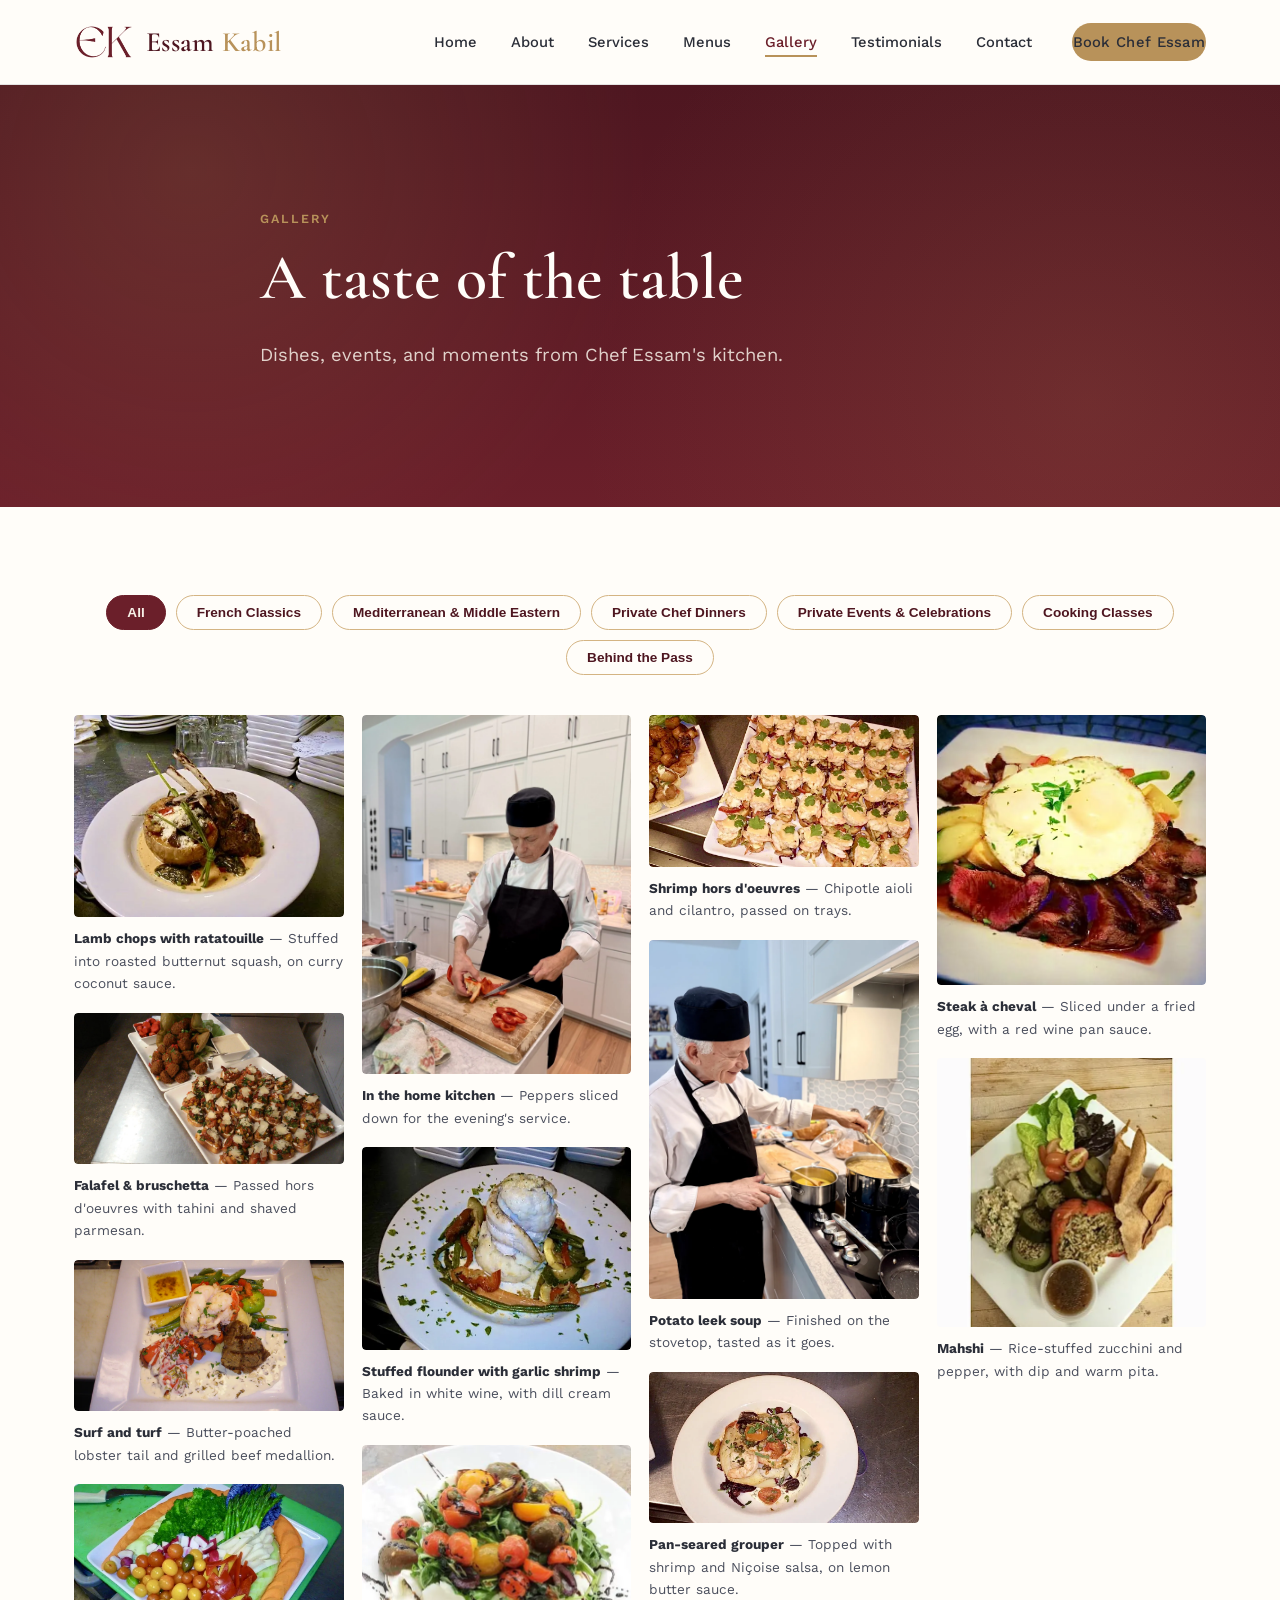
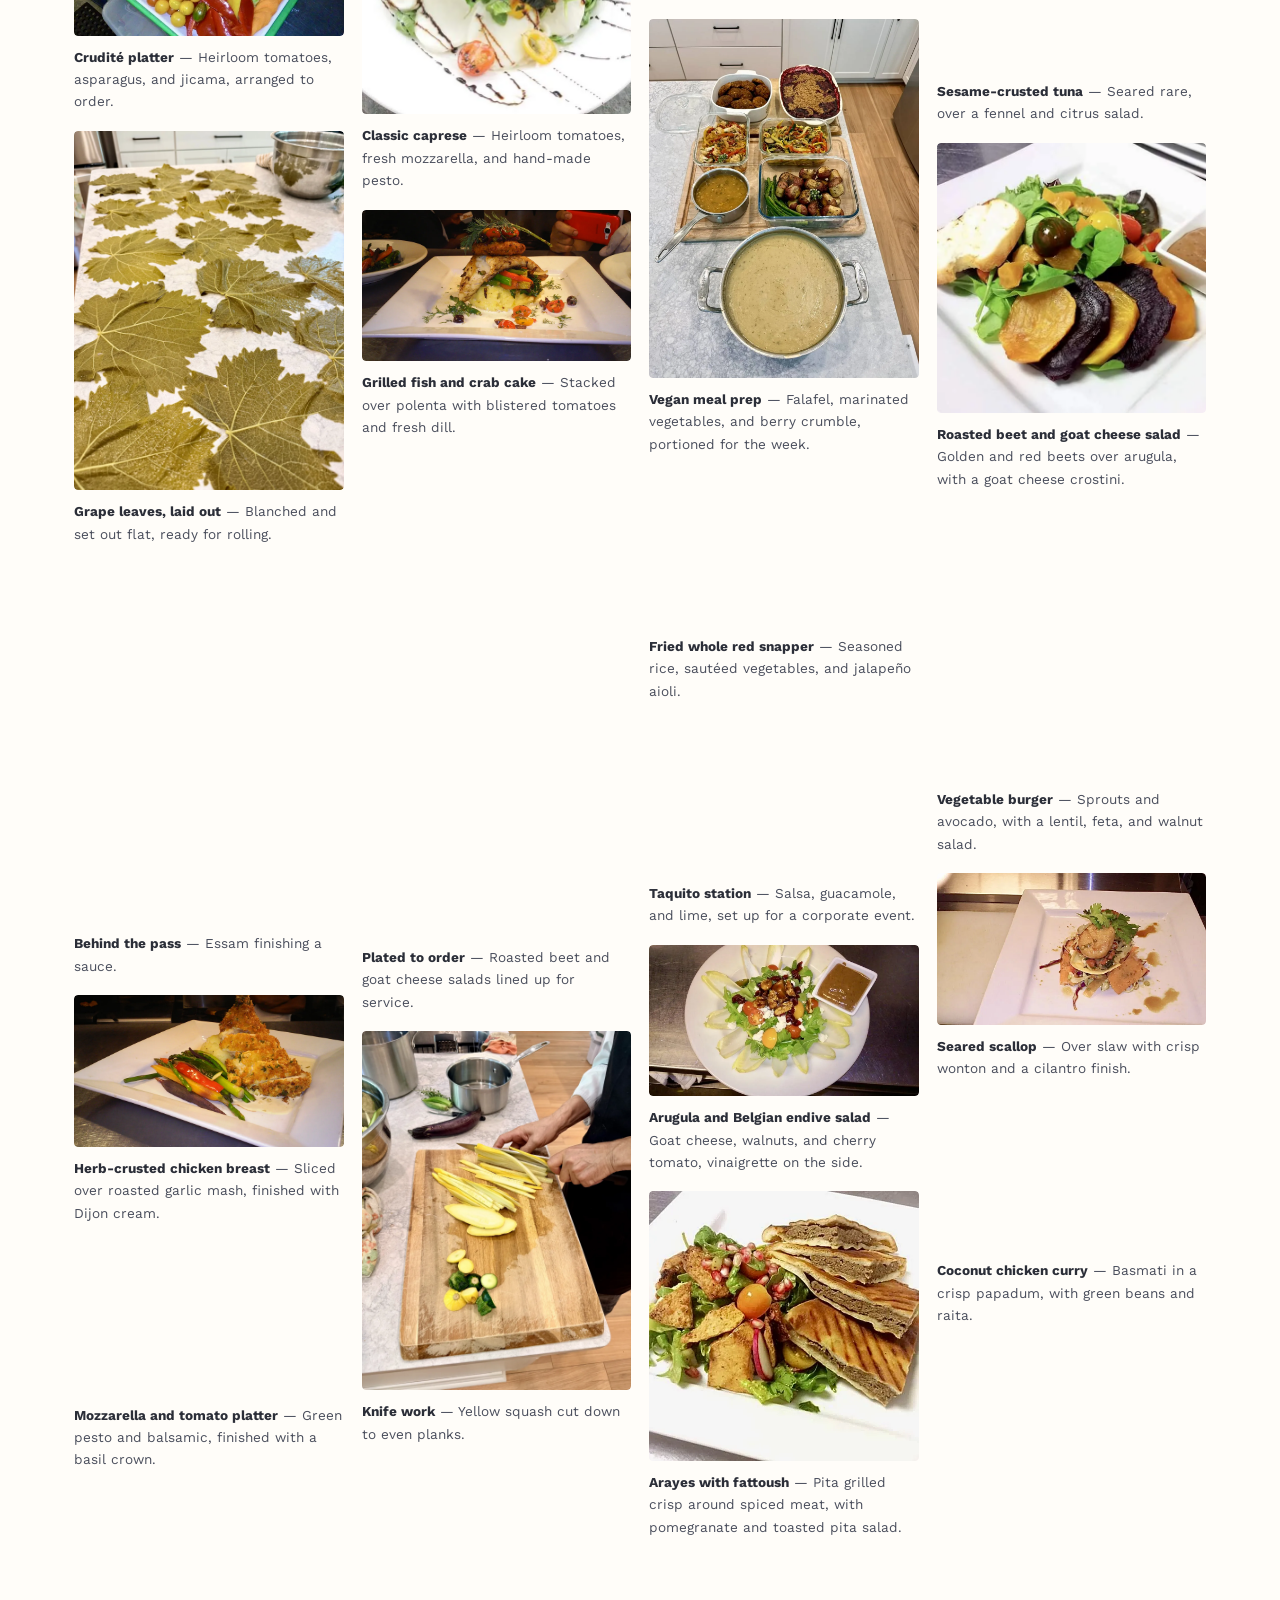
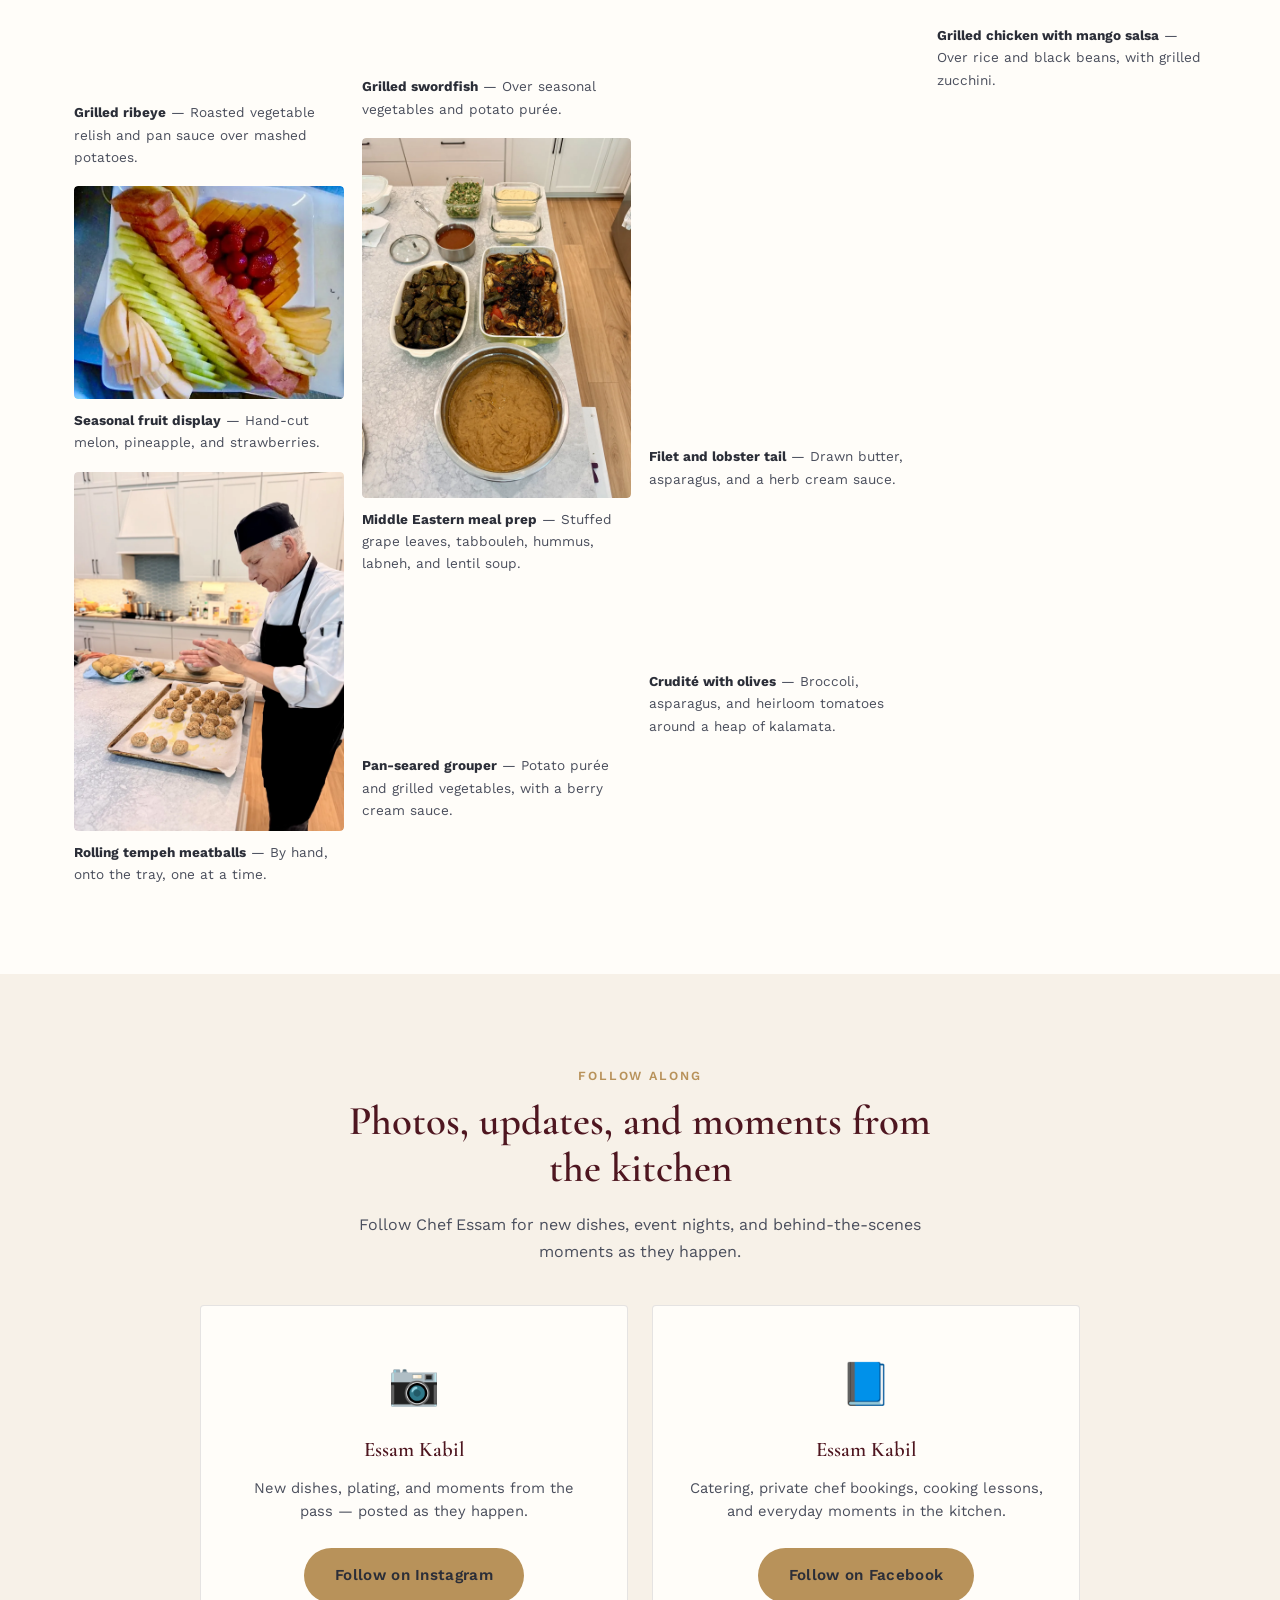
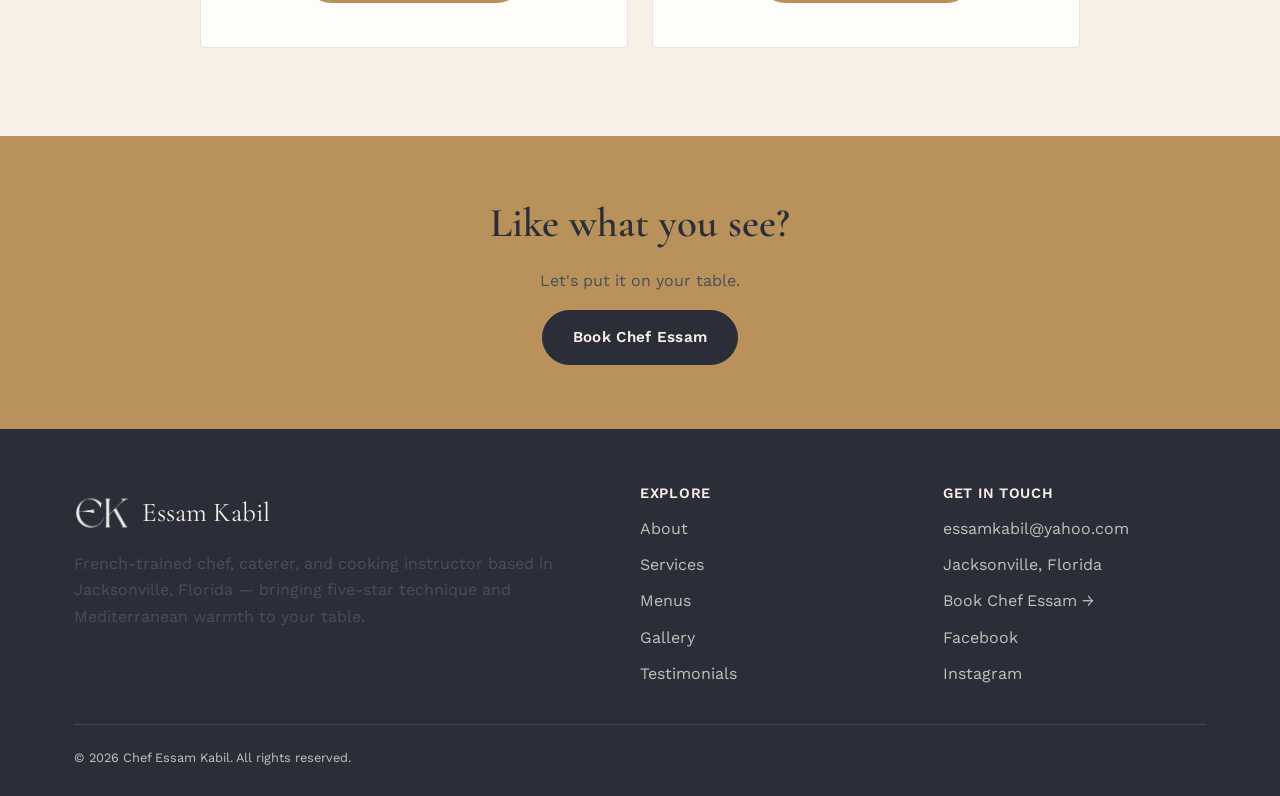
<file: gallery.html>
<!DOCTYPE html>
<html lang="en">
<head>
<meta charset="UTF-8">
<link rel="icon" type="image/png" href="images/favicon.png">
<meta name="viewport" content="width=device-width, initial-scale=1.0">
<title>Gallery — Chef Essam Kabil</title>
<meta name="description" content="A look at Chef Essam Kabil's dishes and events — Mediterranean and Middle Eastern favorites, private event catering, and behind-the-scenes moments from the kitchen.">
<link rel="preconnect" href="https://fonts.googleapis.com">
<link href="https://fonts.googleapis.com/css2?family=Cormorant+Garamond:wght@500;600;700&family=Work+Sans:wght@400;500;600&display=swap" rel="stylesheet">
<link rel="stylesheet" href="css/style.css">
</head>
<body>

<header class="site-header">
  <nav class="container nav">
    <a href="index.html" class="brand"><img src="images/logo/monogram-bordeaux.png" alt="" class="brand-mark"><span>Essam <span>Kabil</span></span></a>
    <ul class="nav-links">
      <li><a href="index.html">Home</a></li>
      <li><a href="about.html">About</a></li>
      <li><a href="services.html">Services</a></li>
      <li><a href="menus.html">Menus</a></li>
      <li><a href="gallery.html" class="active">Gallery</a></li>
      <li><a href="testimonials.html">Testimonials</a></li>
      <li><a href="contact.html">Contact</a></li>
      <li class="nav-cta"><a href="contact.html" class="btn btn-primary">Book Chef Essam</a></li>
    </ul>
    <button class="nav-toggle" aria-label="Toggle menu"><span></span><span></span><span></span></button>
  </nav>
</header>

<section class="hero" style="padding-bottom:40px;">
  <div class="container hero-inner" style="padding-bottom:60px;">
    <span class="eyebrow">Gallery</span>
    <h1>A taste of the table</h1>
    <p class="lede">Dishes, events, and moments from Chef Essam's kitchen.</p>
  </div>
</section>

<section class="section">
  <div class="container">
    <div class="filter-tabs">
      <button class="filter-tab active" data-filter="all">All</button>
      <button class="filter-tab" data-filter="french">French Classics</button>
      <button class="filter-tab" data-filter="mediterranean">Mediterranean &amp; Middle Eastern</button>
      <button class="filter-tab" data-filter="dinners">Private Chef Dinners</button>
      <button class="filter-tab" data-filter="events">Private Events &amp; Celebrations</button>
      <button class="filter-tab" data-filter="classes">Cooking Classes</button>
      <button class="filter-tab" data-filter="behind">Behind the Pass</button>
    </div>

    <div class="masonry">
      <div class="g-item show" data-category="french">
        <div class="g-photo"><picture>
          <source srcset="images/dishes/dish-lamb-chops-with-ratatouille.webp" type="image/webp">
          <img src="images/dishes/dish-lamb-chops-with-ratatouille.jpg" width="717" height="538" loading="lazy" decoding="async" alt="Rack of lamb chops plated against a ratatouille-stuffed roasted butternut squash on curry coconut sauce">
        </picture></div>
        <p class="g-caption"><strong>Lamb chops with ratatouille</strong> — Stuffed into roasted butternut squash, on curry coconut sauce.</p>
      </div>
      <div class="g-item show" data-category="mediterranean">
        <div class="g-photo"><picture>
          <source srcset="images/catering/catering-bread-and-meatballs.webp" type="image/webp">
          <img src="images/catering/catering-bread-and-meatballs.jpg" width="1600" height="900" loading="lazy" decoding="async" alt="Platter of golden falafel with tahini dip beside a tray of tomato and basil bruschetta topped with shaved parmesan">
        </picture></div>
        <p class="g-caption"><strong>Falafel &amp; bruschetta</strong> — Passed hors d'oeuvres with tahini and shaved parmesan.</p>
      </div>
      <div class="g-item show" data-category="dinners">
        <div class="g-photo"><picture>
          <source srcset="images/private-chef/private-chef-lobster-tail.webp" type="image/webp">
          <img src="images/private-chef/private-chef-lobster-tail.jpg" width="1600" height="900" loading="lazy" decoding="async" alt="Surf and turf plate of butter-poached lobster tail and grilled beef medallion with green beans and drawn butter">
        </picture></div>
        <p class="g-caption"><strong>Surf and turf</strong> — Butter-poached lobster tail and grilled beef medallion.</p>
      </div>
      <div class="g-item show" data-category="events">
        <div class="g-photo"><picture>
          <source srcset="images/catering/catering-vegetables.webp" type="image/webp">
          <img src="images/catering/catering-vegetables.jpg" width="960" height="540" loading="lazy" decoding="async" alt="Crudite platter arranged with broccoli, asparagus, heirloom cherry tomatoes, radishes, jicama and red peppers">
        </picture></div>
        <p class="g-caption"><strong>Crudité platter</strong> — Heirloom tomatoes, asparagus, and jicama, arranged to order.</p>
      </div>
      <div class="g-item show" data-category="classes">
        <div class="g-photo"><picture>
          <source srcset="images/lessons/cooking-lessons-grape-leaves.webp" type="image/webp">
          <img src="images/lessons/cooking-lessons-grape-leaves.jpg" width="1200" height="1600" loading="lazy" decoding="async" alt="Blanched grape leaves laid out flat across a kitchen counter, ready for rolling">
        </picture></div>
        <p class="g-caption"><strong>Grape leaves, laid out</strong> — Blanched and set out flat, ready for rolling.</p>
      </div>
      <div class="g-item show" data-category="behind">
        <div class="g-photo"><picture>
          <source srcset="images/behind-01.webp" type="image/webp">
          <img src="images/behind-01.jpg" width="1200" height="1600" loading="lazy" decoding="async" alt="Chef Essam Kabil focused while finishing a sauce on the stove">
        </picture></div>
        <p class="g-caption"><strong>Behind the pass</strong> — Essam finishing a sauce.</p>
      </div>
      <div class="g-item show" data-category="french">
        <div class="g-photo"><picture>
          <source srcset="images/dishes/dish-pan-seared-chicken-breast.webp" type="image/webp">
          <img src="images/dishes/dish-pan-seared-chicken-breast.jpg" width="1600" height="900" loading="lazy" decoding="async" alt="Sliced herb-crusted chicken breast fanned over roasted garlic mashed potatoes with asparagus and heirloom carrots in Dijon cream sauce">
        </picture></div>
        <p class="g-caption"><strong>Herb-crusted chicken breast</strong> — Sliced over roasted garlic mash, finished with Dijon cream.</p>
      </div>
      <div class="g-item show" data-category="mediterranean">
        <div class="g-photo"><picture>
          <source srcset="images/catering/catering-mozzarela.webp" type="image/webp">
          <img src="images/catering/catering-mozzarela.jpg" width="960" height="540" loading="lazy" decoding="async" alt="Platter of sliced tomato and fresh mozzarella drizzled with green pesto and balsamic, finished with a crown of fresh basil">
        </picture></div>
        <p class="g-caption"><strong>Mozzarella and tomato platter</strong> — Green pesto and balsamic, finished with a basil crown.</p>
      </div>
      <div class="g-item show" data-category="dinners">
        <div class="g-photo"><picture>
          <source srcset="images/private-chef/private-chef-ribeye-steak.webp" type="image/webp">
          <img src="images/private-chef/private-chef-ribeye-steak.jpg" width="717" height="538" loading="lazy" decoding="async" alt="Grilled ribeye over mashed potatoes, topped with a roasted vegetable relish and pan sauce">
        </picture></div>
        <p class="g-caption"><strong>Grilled ribeye</strong> — Roasted vegetable relish and pan sauce over mashed potatoes.</p>
      </div>
      <div class="g-item show" data-category="events">
        <div class="g-photo"><picture>
          <source srcset="images/catering/catering-fruits.webp" type="image/webp">
          <img src="images/catering/catering-fruits.jpg" width="627" height="494" loading="lazy" decoding="async" alt="Fresh fruit platter with fanned watermelon, honeydew, cantaloupe, pineapple and strawberries">
        </picture></div>
        <p class="g-caption"><strong>Seasonal fruit display</strong> — Hand-cut melon, pineapple, and strawberries.</p>
      </div>
      <div class="g-item show" data-category="classes">
        <div class="g-photo"><picture>
          <source srcset="images/lessons/cooking-lessons-tempeh-meatballs.webp" type="image/webp">
          <img src="images/lessons/cooking-lessons-tempeh-meatballs.jpg" width="1200" height="1600" loading="lazy" decoding="async" alt="Chef Essam Kabil rolling tempeh meatballs by hand onto a lined baking tray">
        </picture></div>
        <p class="g-caption"><strong>Rolling tempeh meatballs</strong> — By hand, onto the tray, one at a time.</p>
      </div>
      <div class="g-item show" data-category="behind">
        <div class="g-photo"><picture>
          <source srcset="images/essam-home.webp" type="image/webp">
          <img src="images/essam-home.jpg" width="1200" height="1600" loading="lazy" decoding="async" alt="Chef Essam Kabil slicing red peppers on a wooden board in a home kitchen">
        </picture></div>
        <p class="g-caption"><strong>In the home kitchen</strong> — Peppers sliced down for the evening's service.</p>
      </div>
      <div class="g-item show" data-category="french">
        <div class="g-photo"><picture>
          <source srcset="images/dishes/dish-stuffed-flounder-with-garlic-shrimp.webp" type="image/webp">
          <img src="images/dishes/dish-stuffed-flounder-with-garlic-shrimp.jpg" width="717" height="538" loading="lazy" decoding="async" alt="Stuffed flounder rolled and baked, served over mashed potatoes with green beans, peppers and squash in a dill cream sauce">
        </picture></div>
        <p class="g-caption"><strong>Stuffed flounder with garlic shrimp</strong> — Baked in white wine, with dill cream sauce.</p>
      </div>
      <div class="g-item show" data-category="mediterranean">
        <div class="g-photo"><picture>
          <source srcset="images/dishes/dish-classic-caprese-salad.webp" type="image/webp">
          <img src="images/dishes/dish-classic-caprese-salad.jpg" width="540" height="540" loading="lazy" decoding="async" alt="Caprese salad of fresh mozzarella and heirloom cherry tomatoes over arugula, finished with basil pesto and balsamic">
        </picture></div>
        <p class="g-caption"><strong>Classic caprese</strong> — Heirloom tomatoes, fresh mozzarella, and hand-made pesto.</p>
      </div>
      <div class="g-item show" data-category="dinners">
        <div class="g-photo"><picture>
          <source srcset="images/private-chef/private-chef-crab-and-fish.webp" type="image/webp">
          <img src="images/private-chef/private-chef-crab-and-fish.jpg" width="1600" height="900" loading="lazy" decoding="async" alt="Grilled fish and a crab cake stacked over polenta with blistered tomatoes, olives and fresh dill">
        </picture></div>
        <p class="g-caption"><strong>Grilled fish and crab cake</strong> — Stacked over polenta with blistered tomatoes and fresh dill.</p>
      </div>
      <div class="g-item show" data-category="events">
        <div class="g-photo"><picture>
          <source srcset="images/catering/catering-salad.webp" type="image/webp">
          <img src="images/catering/catering-salad.jpg" width="750" height="1334" loading="lazy" decoding="async" alt="Rows of individually plated roasted beet and goat cheese salads prepared for event service">
        </picture></div>
        <p class="g-caption"><strong>Plated to order</strong> — Roasted beet and goat cheese salads lined up for service.</p>
      </div>
      <div class="g-item show" data-category="classes">
        <div class="g-photo"><picture>
          <source srcset="images/lessons/cooking-lessons-yellow-squash-cutting.webp" type="image/webp">
          <img src="images/lessons/cooking-lessons-yellow-squash-cutting.jpg" width="1200" height="1600" loading="lazy" decoding="async" alt="Close view of knife work, slicing yellow squash into even planks on a wooden board">
        </picture></div>
        <p class="g-caption"><strong>Knife work</strong> — Yellow squash cut down to even planks.</p>
      </div>
      <div class="g-item show" data-category="french">
        <div class="g-photo"><picture>
          <source srcset="images/dishes/dish-grilled-swordfish.webp" type="image/webp">
          <img src="images/dishes/dish-grilled-swordfish.jpg" width="717" height="538" loading="lazy" decoding="async" alt="Grilled swordfish steak over seasonal vegetables and potato puree in a cream sauce, finished with crisp fried leeks">
        </picture></div>
        <p class="g-caption"><strong>Grilled swordfish</strong> — Over seasonal vegetables and potato purée.</p>
      </div>
      <div class="g-item show" data-category="mediterranean">
        <div class="g-photo"><picture>
          <source srcset="images/meal-prep/meal-prep-middle-eastern.webp" type="image/webp">
          <img src="images/meal-prep/meal-prep-middle-eastern.jpg" width="1200" height="1600" loading="lazy" decoding="async" alt="A Middle Eastern meal prep spread on a kitchen island: stuffed grape leaves, roasted vegetables, tabbouleh, hummus, labneh and a pot of lentil soup">
        </picture></div>
        <p class="g-caption"><strong>Middle Eastern meal prep</strong> — Stuffed grape leaves, tabbouleh, hummus, labneh, and lentil soup.</p>
      </div>
      <div class="g-item show" data-category="dinners">
        <div class="g-photo"><picture>
          <source srcset="images/private-chef/private-chef-pan-seared-grouper.webp" type="image/webp">
          <img src="images/private-chef/private-chef-pan-seared-grouper.jpg" width="1600" height="900" loading="lazy" decoding="async" alt="Pan-seared grouper plated over potato puree with grilled vegetables, fresh berries and a berry cream sauce">
        </picture></div>
        <p class="g-caption"><strong>Pan-seared grouper</strong> — Potato purée and grilled vegetables, with a berry cream sauce.</p>
      </div>
      <div class="g-item show" data-category="events">
        <div class="g-photo"><picture>
          <source srcset="images/catering/catering-shrimp.webp" type="image/webp">
          <img src="images/catering/catering-shrimp.jpg" width="960" height="540" loading="lazy" decoding="async" alt="Tray of passed shrimp hors d'oeuvres on slaw with chipotle aioli and fresh cilantro">
        </picture></div>
        <p class="g-caption"><strong>Shrimp hors d'oeuvres</strong> — Chipotle aioli and cilantro, passed on trays.</p>
      </div>
      <div class="g-item show" data-category="classes">
        <div class="g-photo"><picture>
          <source srcset="images/lessons/cooking-lessons-potato-leek-soup-stirring.webp" type="image/webp">
          <img src="images/lessons/cooking-lessons-potato-leek-soup-stirring.jpg" width="1200" height="1600" loading="lazy" decoding="async" alt="Chef Essam Kabil stirring a pot of potato leek soup on the stovetop">
        </picture></div>
        <p class="g-caption"><strong>Potato leek soup</strong> — Finished on the stovetop, tasted as it goes.</p>
      </div>
      <div class="g-item show" data-category="french">
        <div class="g-photo"><picture>
          <source srcset="images/dishes/dish-pan-seared-grouper-with-shrimp.webp" type="image/webp">
          <img src="images/dishes/dish-pan-seared-grouper-with-shrimp.jpg" width="960" height="540" loading="lazy" decoding="async" alt="Pan-seared grouper topped with shrimp, olives, capers and tomato Nicoise salsa over mashed potatoes in lemon butter sauce">
        </picture></div>
        <p class="g-caption"><strong>Pan-seared grouper</strong> — Topped with shrimp and Niçoise salsa, on lemon butter sauce.</p>
      </div>
      <div class="g-item show" data-category="mediterranean">
        <div class="g-photo"><picture>
          <source srcset="images/meal-prep/meal-prep-vegan.webp" type="image/webp">
          <img src="images/meal-prep/meal-prep-vegan.jpg" width="1050" height="1400" loading="lazy" decoding="async" alt="A vegan meal prep spread in glass containers: falafel, berry crumble, marinated vegetables, roasted potatoes with asparagus, and two soups">
        </picture></div>
        <p class="g-caption"><strong>Vegan meal prep</strong> — Falafel, marinated vegetables, and berry crumble, portioned for the week.</p>
      </div>
      <div class="g-item show" data-category="dinners">
        <div class="g-photo"><picture>
          <source srcset="images/dishes/dish-fried-red-snapper.webp" type="image/webp">
          <img src="images/dishes/dish-fried-red-snapper.jpg" width="960" height="540" loading="lazy" decoding="async" alt="Whole fried red snapper plated with seasoned yellow rice, sauteed asparagus, squash and peppers, and jalapeno aioli in a ramekin">
        </picture></div>
        <p class="g-caption"><strong>Fried whole red snapper</strong> — Seasoned rice, sautéed vegetables, and jalapeño aioli.</p>
      </div>
      <div class="g-item show" data-category="events">
        <div class="g-photo"><picture>
          <source srcset="images/catering/catering-tacos.webp" type="image/webp">
          <img src="images/catering/catering-tacos.jpg" width="1600" height="900" loading="lazy" decoding="async" alt="Buffet station of crisp rolled taquitos with salsa, guacamole and lime set up for a corporate event">
        </picture></div>
        <p class="g-caption"><strong>Taquito station</strong> — Salsa, guacamole, and lime, set up for a corporate event.</p>
      </div>
      <div class="g-item show" data-category="french">
        <div class="g-photo"><picture>
          <source srcset="images/dishes/dish-arugula-and-belgian-endive-salad.webp" type="image/webp">
          <img src="images/dishes/dish-arugula-and-belgian-endive-salad.jpg" width="960" height="540" loading="lazy" decoding="async" alt="Belgian endive spears fanned around baby arugula with goat cheese, walnuts, dried cranberries and cherry tomatoes">
        </picture></div>
        <p class="g-caption"><strong>Arugula and Belgian endive salad</strong> — Goat cheese, walnuts, and cherry tomato, vinaigrette on the side.</p>
      </div>
      <div class="g-item show" data-category="mediterranean">
        <div class="g-photo"><picture>
          <source srcset="images/gallery/gallery-arayes-with-fattoush.webp" type="image/webp">
          <img src="images/gallery/gallery-arayes-with-fattoush.jpg" width="540" height="540" loading="lazy" decoding="async" alt="Wedges of pita grilled crisp around a spiced meat filling, served with a fattoush salad of greens, radish, tomato, pomegranate seeds and toasted pita">
        </picture></div>
        <p class="g-caption"><strong>Arayes with fattoush</strong> — Pita grilled crisp around spiced meat, with pomegranate and toasted pita salad.</p>
      </div>
      <div class="g-item show" data-category="dinners">
        <div class="g-photo"><picture>
          <source srcset="images/gallery/gallery-filet-and-lobster-tail.webp" type="image/webp">
          <img src="images/gallery/gallery-filet-and-lobster-tail.jpg" width="540" height="960" loading="lazy" decoding="async" alt="Grilled beef filet and a lobster tail plated with mashed potatoes, asparagus, carrots, drawn butter and a herb cream sauce">
        </picture></div>
        <p class="g-caption"><strong>Filet and lobster tail</strong> — Drawn butter, asparagus, and a herb cream sauce.</p>
      </div>
      <div class="g-item show" data-category="events">
        <div class="g-photo"><picture>
          <source srcset="images/gallery/gallery-crudite-with-olives.webp" type="image/webp">
          <img src="images/gallery/gallery-crudite-with-olives.jpg" width="960" height="540" loading="lazy" decoding="async" alt="Crudite platter with broccoli, asparagus, carrots, cucumber, heirloom cherry tomatoes and peppers arranged around a mound of kalamata olives">
        </picture></div>
        <p class="g-caption"><strong>Crudité with olives</strong> — Broccoli, asparagus, and heirloom tomatoes around a heap of kalamata.</p>
      </div>
      <div class="g-item show" data-category="french">
        <div class="g-photo"><picture>
          <source srcset="images/gallery/gallery-steak-a-cheval.webp" type="image/webp">
          <img src="images/gallery/gallery-steak-a-cheval.jpg" width="552" height="553" loading="lazy" decoding="async" alt="Sliced medium-rare steak topped with a fried egg, with sauteed squash, green beans and peppers in a red wine pan sauce">
        </picture></div>
        <p class="g-caption"><strong>Steak à cheval</strong> — Sliced under a fried egg, with a red wine pan sauce.</p>
      </div>
      <div class="g-item show" data-category="mediterranean">
        <div class="g-photo"><picture>
          <source srcset="images/gallery/gallery-mahshi-mezze.webp" type="image/webp">
          <img src="images/gallery/gallery-mahshi-mezze.jpg" width="540" height="540" loading="lazy" decoding="async" alt="A mezze plate of rice-stuffed zucchini and pepper with eggplant dip, greens, cherry tomatoes and wedges of warm pita">
        </picture></div>
        <p class="g-caption"><strong>Mahshi</strong> — Rice-stuffed zucchini and pepper, with dip and warm pita.</p>
      </div>
      <div class="g-item show" data-category="dinners">
        <div class="g-photo"><picture>
          <source srcset="images/gallery/gallery-sesame-crusted-tuna.webp" type="image/webp">
          <img src="images/gallery/gallery-sesame-crusted-tuna.jpg" width="540" height="540" loading="lazy" decoding="async" alt="Sesame-crusted tuna seared rare and sliced, fanned over a fennel, orange and grapefruit salad with scallion">
        </picture></div>
        <p class="g-caption"><strong>Sesame-crusted tuna</strong> — Seared rare, over a fennel and citrus salad.</p>
      </div>
      <div class="g-item show" data-category="events">
        <div class="g-photo"><picture>
          <source srcset="images/gallery/gallery-roasted-beet-salad.webp" type="image/webp">
          <img src="images/gallery/gallery-roasted-beet-salad.jpg" width="552" height="553" loading="lazy" decoding="async" alt="Roasted golden and red beet salad over arugula with heirloom tomatoes, a goat cheese crostini and balsamic dressing">
        </picture></div>
        <p class="g-caption"><strong>Roasted beet and goat cheese salad</strong> — Golden and red beets over arugula, with a goat cheese crostini.</p>
      </div>
      <div class="g-item show" data-category="mediterranean">
        <div class="g-photo"><picture>
          <source srcset="images/gallery/gallery-vegetable-burger-lentil-salad.webp" type="image/webp">
          <img src="images/gallery/gallery-vegetable-burger-lentil-salad.jpg" width="552" height="553" loading="lazy" decoding="async" alt="Open-faced vegetable burger with sprouts, avocado, lettuce and tomato, served with a lentil salad with feta, walnuts and cucumber">
        </picture></div>
        <p class="g-caption"><strong>Vegetable burger</strong> — Sprouts and avocado, with a lentil, feta, and walnut salad.</p>
      </div>
      <div class="g-item show" data-category="dinners">
        <div class="g-photo"><picture>
          <source srcset="images/gallery/gallery-seared-scallop.webp" type="image/webp">
          <img src="images/gallery/gallery-seared-scallop.jpg" width="960" height="540" loading="lazy" decoding="async" alt="A single seared scallop plated over slaw with crisp wonton shards, cilantro and a vinaigrette drizzle">
        </picture></div>
        <p class="g-caption"><strong>Seared scallop</strong> — Over slaw with crisp wonton and a cilantro finish.</p>
      </div>
      <div class="g-item show" data-category="dinners">
        <div class="g-photo"><picture>
          <source srcset="images/gallery/gallery-coconut-chicken-curry.webp" type="image/webp">
          <img src="images/gallery/gallery-coconut-chicken-curry.jpg" width="960" height="540" loading="lazy" decoding="async" alt="Coconut chicken curry with basmati rice served in a crisp papadum basket, with green beans, carrots, peanuts and cilantro">
        </picture></div>
        <p class="g-caption"><strong>Coconut chicken curry</strong> — Basmati in a crisp papadum, with green beans and raita.</p>
      </div>
      <div class="g-item show" data-category="dinners">
        <div class="g-photo"><picture>
          <source srcset="images/gallery/gallery-grilled-chicken-mango-salsa.webp" type="image/webp">
          <img src="images/gallery/gallery-grilled-chicken-mango-salsa.jpg" width="540" height="540" loading="lazy" decoding="async" alt="Sliced grilled chicken breast topped with mango salsa, served over white rice and black beans with grilled zucchini">
        </picture></div>
        <p class="g-caption"><strong>Grilled chicken with mango salsa</strong> — Over rice and black beans, with grilled zucchini.</p>
      </div>
    </div>
  </div>
</section>

<section class="section section--ivory">
  <div class="container">
    <div class="center" style="max-width:600px; margin:0 auto 40px;">
      <span class="eyebrow">Follow Along</span>
      <h2>Photos, updates, and moments from the kitchen</h2>
      <p>Follow Chef Essam for new dishes, event nights, and behind-the-scenes moments as they happen.</p>
    </div>

    <!--
      INSTAGRAM — the card below links to Essam's profile.
      IMPORTANT: the href still points at REPLACE_WITH_HANDLE and must be updated
      once the account exists (also update the Instagram link in the footer).

      To show a live grid of recent posts here instead of / alongside the card,
      the simplest no-code option is a free embed widget (Instagram's own API
      requires a developer app):
        1. Sign up at https://snapwidget.com or https://elfsight.com (free tiers)
        2. Connect Essam's Instagram account and choose a grid layout
        3. Paste the <iframe> or <script> snippet they provide inside a
           <div class="ig-grid"> ... </div> block in this section
      See README.md for the full walkthrough.
    -->
    <div class="social-cards">
      <div class="social-card">
        <div class="social-card-icon">📷</div>
        <div class="social-card-title">Essam Kabil</div>
        <p class="social-card-desc">New dishes, plating, and moments from the pass — posted as they happen.</p>
        <a href="https://www.instagram.com/REPLACE_WITH_HANDLE" target="_blank" rel="noopener" class="btn btn-primary">Follow on Instagram</a>
      </div>
      <div class="social-card">
        <div class="social-card-icon">📘</div>
        <div class="social-card-title">Essam Kabil</div>
        <p class="social-card-desc">Catering, private chef bookings, cooking lessons, and everyday moments in the kitchen.</p>
        <a href="https://www.facebook.com/profile.php?id=100069899911060" target="_blank" rel="noopener" class="btn btn-primary">Follow on Facebook</a>
      </div>
    </div>
  </div>
</section>

<section class="cta-banner">
  <div class="container">
    <h2>Like what you see?</h2>
    <p>Let's put it on your table.</p>
    <a href="contact.html" class="btn btn-outline on-light" style="background:var(--charcoal); color:var(--ivory); border-color:var(--charcoal);">Book Chef Essam</a>
  </div>
</section>

<footer class="site-footer">
  <div class="container">
    <div class="footer-grid">
      <div>
        <div class="footer-brand"><img src="images/logo/monogram-cream.png" alt="" class="footer-mark">Essam Kabil</div>
        <p>French-trained chef, caterer, and cooking instructor based in Jacksonville, Florida — bringing five-star technique and Mediterranean warmth to your table.</p>
      </div>
      <div>
        <h4>Explore</h4>
        <ul>
          <li><a href="about.html">About</a></li>
          <li><a href="services.html">Services</a></li>
          <li><a href="menus.html">Menus</a></li>
          <li><a href="gallery.html">Gallery</a></li>
          <li><a href="testimonials.html">Testimonials</a></li>
        </ul>
      </div>
      <div>
        <h4>Get in Touch</h4>
        <ul>
          <li><a href="mailto:essamkabil@yahoo.com">essamkabil@yahoo.com</a></li>
          <li>Jacksonville, Florida</li>
          <li><a href="contact.html">Book Chef Essam →</a></li>
          <li><a href="https://www.facebook.com/profile.php?id=100069899911060" target="_blank" rel="noopener">Facebook</a></li>
          <li><a href="https://www.instagram.com/REPLACE_WITH_HANDLE" target="_blank" rel="noopener">Instagram</a></li>
        </ul>
      </div>
    </div>
    <div class="footer-bottom">
      <span>© 2026 Chef Essam Kabil. All rights reserved.</span>
    </div>
  </div>
</footer>
<script src="js/main.js"></script>
</body>
</html>
</file>
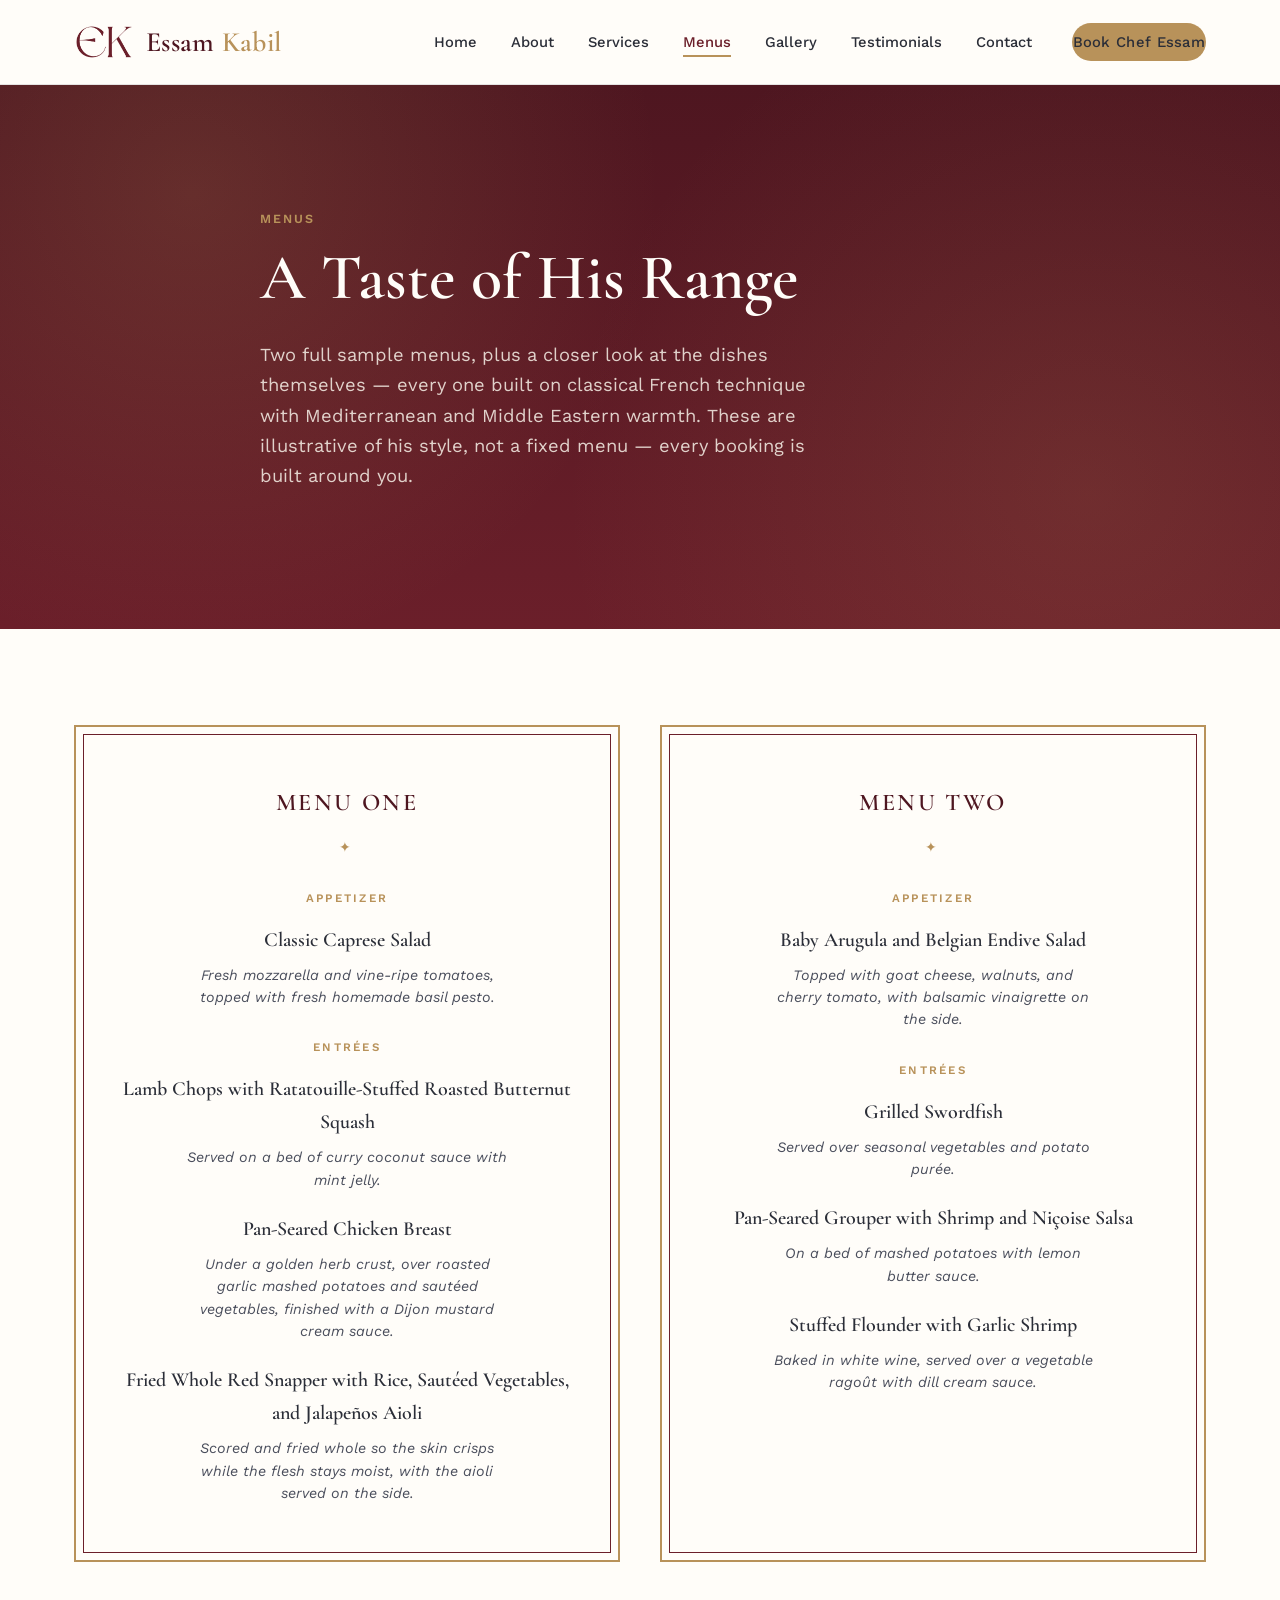
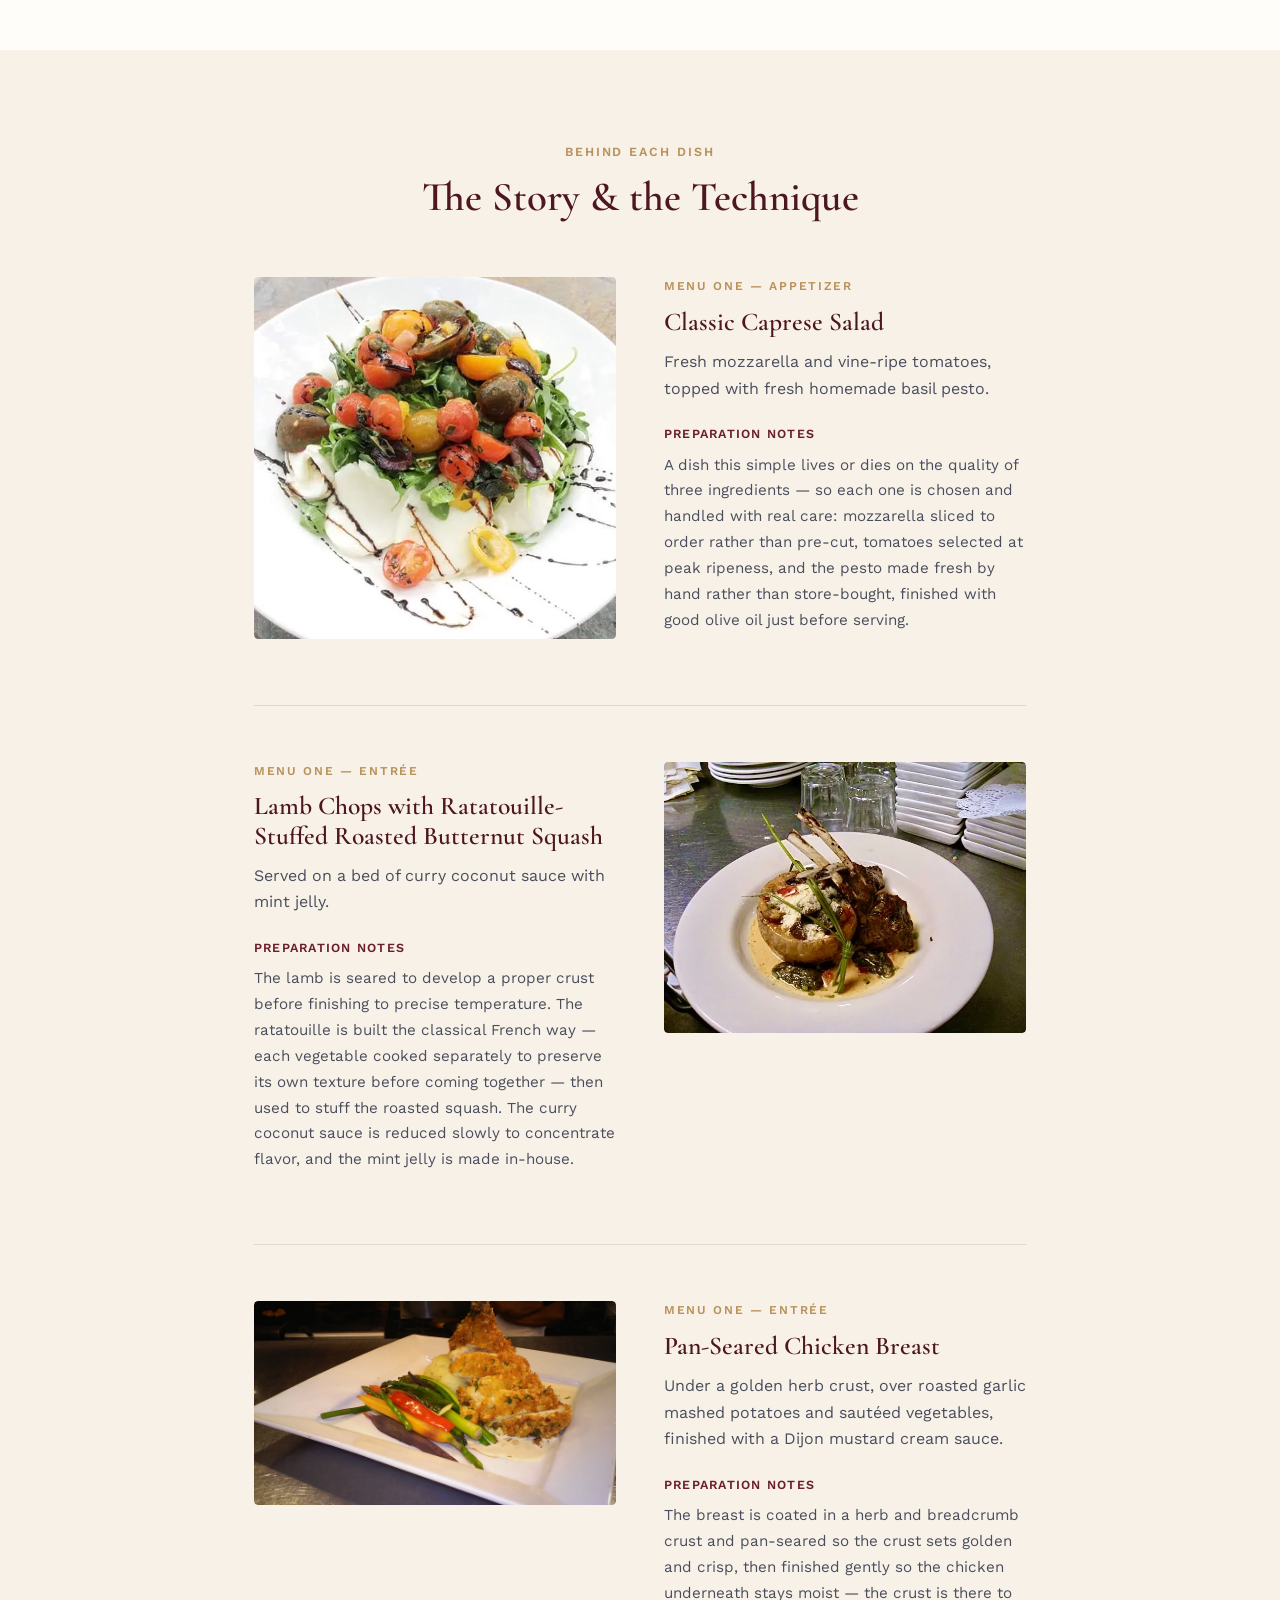
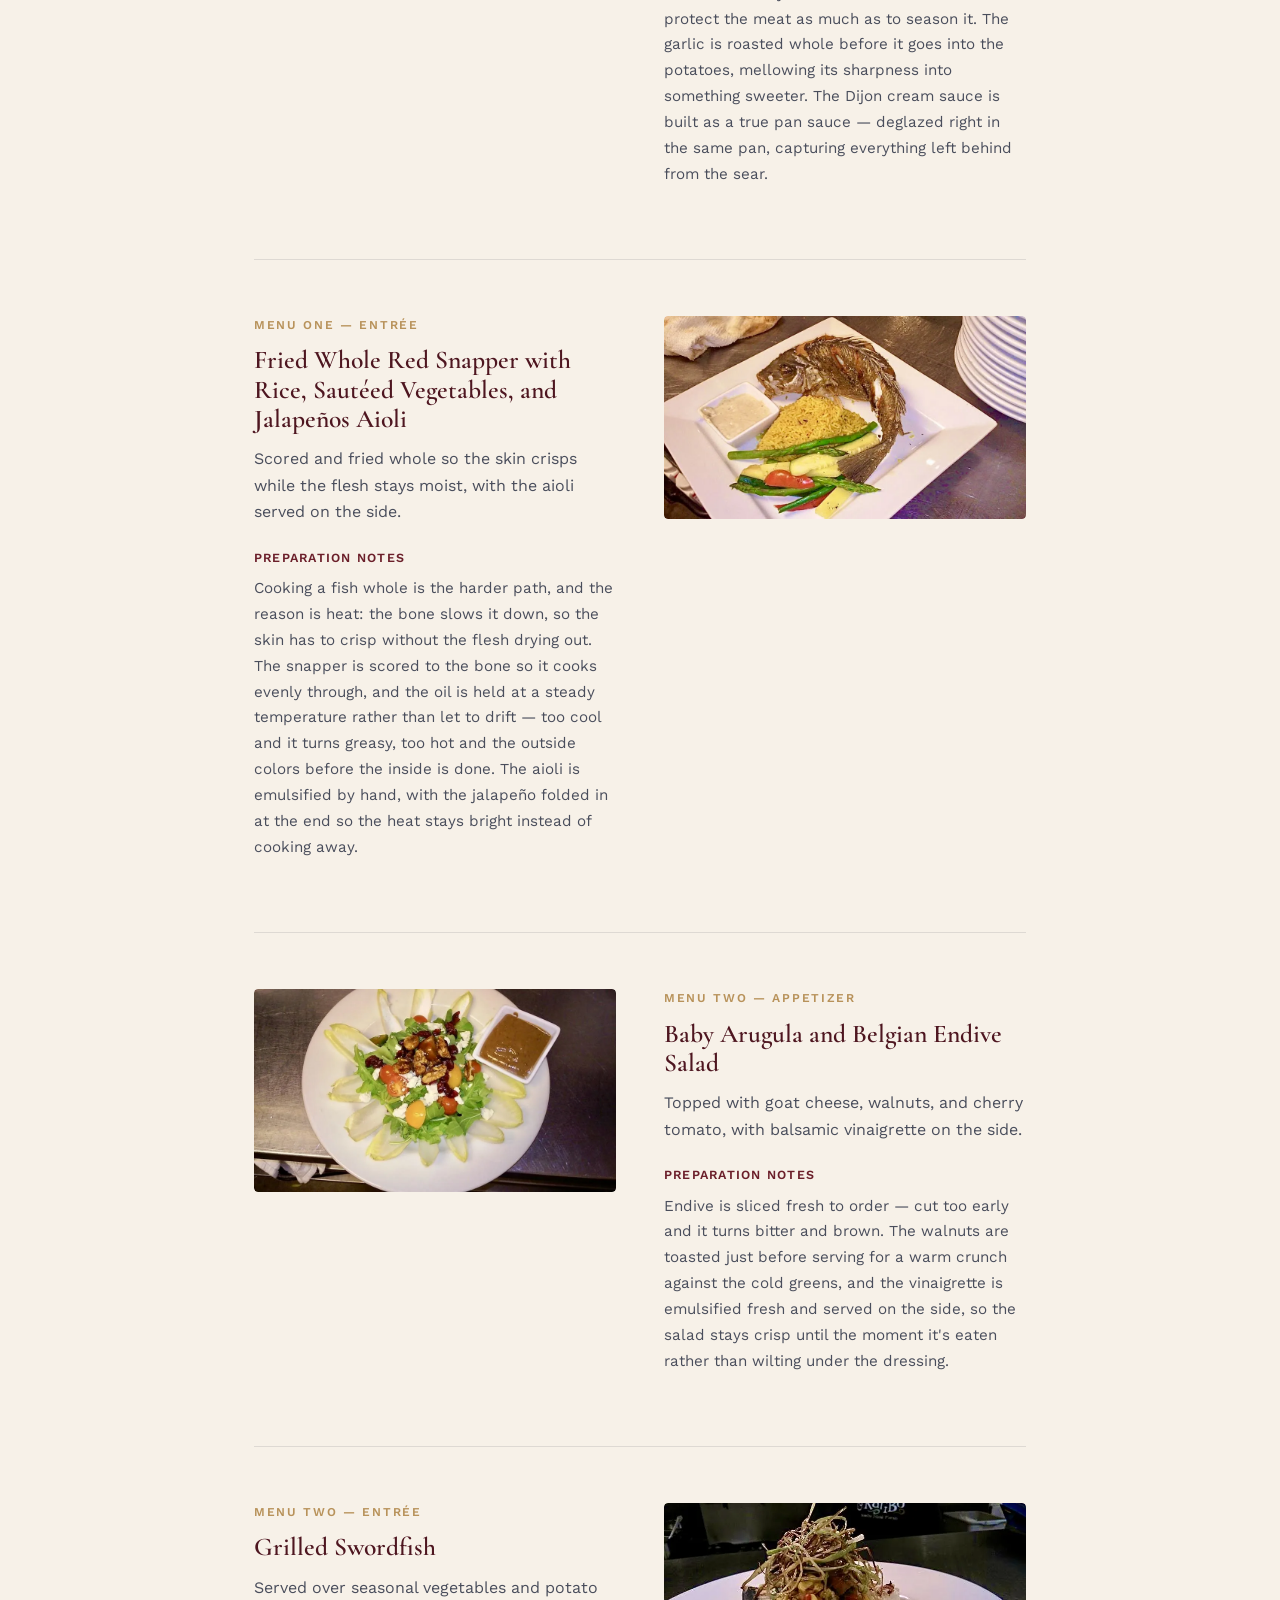
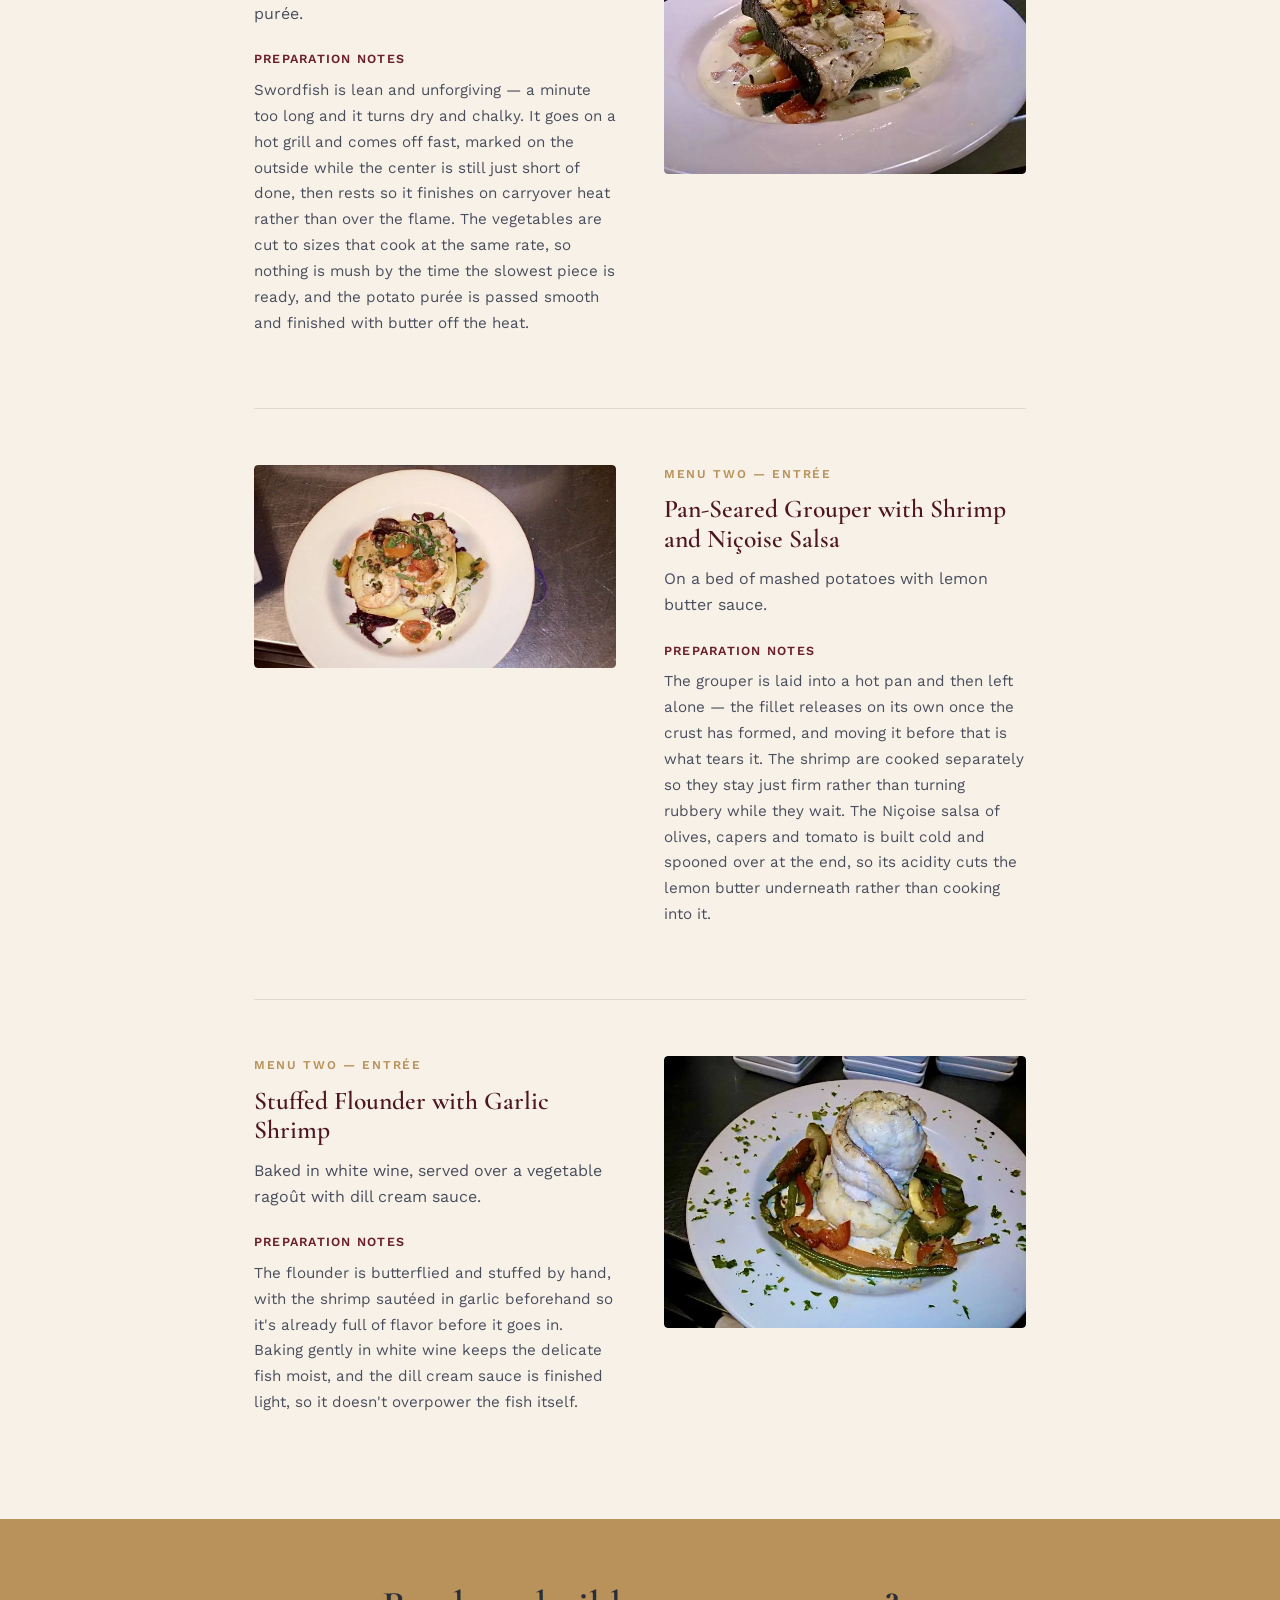
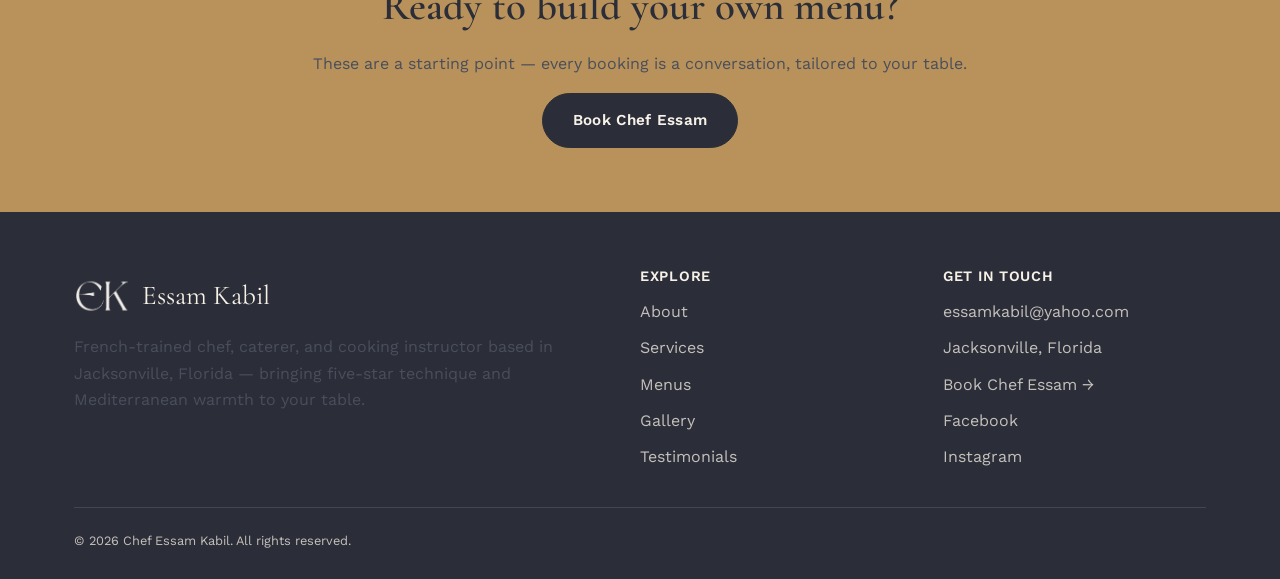
<file: menus.html>
<!DOCTYPE html>
<html lang="en">
<head>
<meta charset="UTF-8">
<link rel="icon" type="image/png" href="images/favicon.png">
<meta name="viewport" content="width=device-width, initial-scale=1.0">
<title>Sample Menus &amp; Preparation Notes | Chef Essam Kabil</title>
<meta name="description" content="Sample menus from Chef Essam Kabil — dish descriptions, photos, and the classical French technique behind each one.">
<link rel="preconnect" href="https://fonts.googleapis.com">
<link href="https://fonts.googleapis.com/css2?family=Cormorant+Garamond:wght@500;600;700&family=Work+Sans:wght@400;500;600&display=swap" rel="stylesheet">
<link rel="stylesheet" href="css/style.css">
</head>
<body>

<header class="site-header">
  <nav class="container nav">
    <a href="index.html" class="brand"><img src="images/logo/monogram-bordeaux.png" alt="" class="brand-mark"><span>Essam <span>Kabil</span></span></a>
    <ul class="nav-links">
      <li><a href="index.html">Home</a></li>
      <li><a href="about.html">About</a></li>
      <li><a href="services.html">Services</a></li>
      <li><a href="menus.html" class="active">Menus</a></li>
      <li><a href="gallery.html">Gallery</a></li>
      <li><a href="testimonials.html">Testimonials</a></li>
      <li><a href="contact.html">Contact</a></li>
      <li class="nav-cta"><a href="contact.html" class="btn btn-primary">Book Chef Essam</a></li>
    </ul>
    <button class="nav-toggle" aria-label="Toggle menu"><span></span><span></span><span></span></button>
  </nav>
</header>

<section class="hero" style="padding-bottom:40px;">
  <div class="container hero-inner" style="padding-bottom:60px;">
    <span class="eyebrow">Menus</span>
    <h1>A Taste of His Range</h1>
    <p class="lede">Two full sample menus, plus a closer look at the dishes themselves — every one built on classical French technique with Mediterranean and Middle Eastern warmth. These are illustrative of his style, not a fixed menu — every booking is built around you.</p>
  </div>
</section>

<section class="section">
  <div class="container">
    <div class="menus-grid">
      <div class="menu-frame">
        <div class="menu-frame-inner">
          <div class="menu-name">Menu One</div>
          <div class="menu-ornament">&#10022;</div>

          <div class="menu-course-label">Appetizer</div>
          <div class="menu-dish">
            <div class="menu-dish-name">Classic Caprese Salad</div>
            <p class="menu-dish-desc">Fresh mozzarella and vine-ripe tomatoes, topped with fresh homemade basil pesto.</p>
          </div>

          <div class="menu-course-label">Entrées</div>
          <div class="menu-dish">
            <div class="menu-dish-name">Lamb Chops with Ratatouille-Stuffed Roasted Butternut Squash</div>
            <p class="menu-dish-desc">Served on a bed of curry coconut sauce with mint jelly.</p>
          </div>
          <div class="menu-dish">
            <div class="menu-dish-name">Pan-Seared Chicken Breast</div>
            <p class="menu-dish-desc">Under a golden herb crust, over roasted garlic mashed potatoes and sautéed vegetables, finished with a Dijon mustard cream sauce.</p>
          </div>
          <div class="menu-dish">
            <div class="menu-dish-name">Fried Whole Red Snapper with Rice, Sautéed Vegetables, and Jalapeños Aioli</div>
            <p class="menu-dish-desc">Scored and fried whole so the skin crisps while the flesh stays moist, with the aioli served on the side.</p>
          </div>
        </div>
      </div>

      <div class="menu-frame">
        <div class="menu-frame-inner">
          <div class="menu-name">Menu Two</div>
          <div class="menu-ornament">&#10022;</div>

          <div class="menu-course-label">Appetizer</div>
          <div class="menu-dish">
            <div class="menu-dish-name">Baby Arugula and Belgian Endive Salad</div>
            <p class="menu-dish-desc">Topped with goat cheese, walnuts, and cherry tomato, with balsamic vinaigrette on the side.</p>
          </div>

          <div class="menu-course-label">Entrées</div>
          <div class="menu-dish">
            <div class="menu-dish-name">Grilled Swordfish</div>
            <p class="menu-dish-desc">Served over seasonal vegetables and potato purée.</p>
          </div>
          <div class="menu-dish">
            <div class="menu-dish-name">Pan-Seared Grouper with Shrimp and Niçoise Salsa</div>
            <p class="menu-dish-desc">On a bed of mashed potatoes with lemon butter sauce.</p>
          </div>
          <div class="menu-dish">
            <div class="menu-dish-name">Stuffed Flounder with Garlic Shrimp</div>
            <p class="menu-dish-desc">Baked in white wine, served over a vegetable ragoût with dill cream sauce.</p>
          </div>
        </div>
      </div>
    </div>
  </div>
</section>

<section class="section section--ivory">
  <div class="container" style="max-width:820px;">
    <div class="center" style="max-width:600px; margin:0 auto 56px;">
      <span class="eyebrow">Behind Each Dish</span>
      <h2>The Story &amp; the Technique</h2>
    </div>

    <!-- MENU ONE -->

    <div class="dish-block two-col">
      <div class="g-photo"><picture>
          <source srcset="images/dishes/dish-classic-caprese-salad.webp" type="image/webp">
          <img src="images/dishes/dish-classic-caprese-salad.jpg" width="540" height="540" loading="lazy" decoding="async" alt="Caprese salad of fresh mozzarella and heirloom cherry tomatoes over arugula, finished with basil pesto and balsamic">
        </picture></div>
      <div>
        <span class="dish-menu-tag">Menu One — Appetizer</span>
        <h3>Classic Caprese Salad</h3>
        <p>Fresh mozzarella and vine-ripe tomatoes, topped with fresh homemade basil pesto.</p>
        <span class="dish-prep-label">Preparation Notes</span>
        <p class="dish-prep-text">A dish this simple lives or dies on the quality of three ingredients — so each one is chosen and handled with real care: mozzarella sliced to order rather than pre-cut, tomatoes selected at peak ripeness, and the pesto made fresh by hand rather than store-bought, finished with good olive oil just before serving.</p>
      </div>
    </div>

    <div class="dish-block two-col">
      <div>
        <span class="dish-menu-tag">Menu One — Entrée</span>
        <h3>Lamb Chops with Ratatouille-Stuffed Roasted Butternut Squash</h3>
        <p>Served on a bed of curry coconut sauce with mint jelly.</p>
        <span class="dish-prep-label">Preparation Notes</span>
        <p class="dish-prep-text">The lamb is seared to develop a proper crust before finishing to precise temperature. The ratatouille is built the classical French way — each vegetable cooked separately to preserve its own texture before coming together — then used to stuff the roasted squash. The curry coconut sauce is reduced slowly to concentrate flavor, and the mint jelly is made in-house.</p>
      </div>
      <div class="g-photo"><picture>
          <source srcset="images/dishes/dish-lamb-chops-with-ratatouille.webp" type="image/webp">
          <img src="images/dishes/dish-lamb-chops-with-ratatouille.jpg" width="717" height="538" loading="lazy" decoding="async" alt="Rack of lamb chops plated against a ratatouille-stuffed roasted butternut squash on a bed of curry coconut sauce">
        </picture></div>
    </div>

    <div class="dish-block two-col">
      <div class="g-photo"><picture>
          <source srcset="images/dishes/dish-pan-seared-chicken-breast.webp" type="image/webp">
          <img src="images/dishes/dish-pan-seared-chicken-breast.jpg" width="1600" height="900" loading="lazy" decoding="async" alt="Herb-crusted chicken breast, sliced and fanned over roasted garlic mashed potatoes with asparagus and heirloom carrots in a Dijon cream sauce">
        </picture></div>
      <div>
        <span class="dish-menu-tag">Menu One — Entrée</span>
        <h3>Pan-Seared Chicken Breast</h3>
        <p>Under a golden herb crust, over roasted garlic mashed potatoes and sautéed vegetables, finished with a Dijon mustard cream sauce.</p>
        <span class="dish-prep-label">Preparation Notes</span>
        <p class="dish-prep-text">The breast is coated in a herb and breadcrumb crust and pan-seared so the crust sets golden and crisp, then finished gently so the chicken underneath stays moist — the crust is there to protect the meat as much as to season it. The garlic is roasted whole before it goes into the potatoes, mellowing its sharpness into something sweeter. The Dijon cream sauce is built as a true pan sauce — deglazed right in the same pan, capturing everything left behind from the sear.</p>
      </div>
    </div>

    <div class="dish-block two-col">
      <div>
        <span class="dish-menu-tag">Menu One — Entrée</span>
        <h3>Fried Whole Red Snapper with Rice, Sautéed Vegetables, and Jalapeños Aioli</h3>
        <p>Scored and fried whole so the skin crisps while the flesh stays moist, with the aioli served on the side.</p>
        <span class="dish-prep-label">Preparation Notes</span>
        <p class="dish-prep-text">Cooking a fish whole is the harder path, and the reason is heat: the bone slows it down, so the skin has to crisp without the flesh drying out. The snapper is scored to the bone so it cooks evenly through, and the oil is held at a steady temperature rather than let to drift — too cool and it turns greasy, too hot and the outside colors before the inside is done. The aioli is emulsified by hand, with the jalapeño folded in at the end so the heat stays bright instead of cooking away.</p>
      </div>
      <div class="g-photo"><picture>
          <source srcset="images/dishes/dish-fried-red-snapper.webp" type="image/webp">
          <img src="images/dishes/dish-fried-red-snapper.jpg" width="960" height="540" loading="lazy" decoding="async" alt="Whole fried red snapper plated with seasoned yellow rice, sauteed asparagus, squash and peppers, and jalapeno aioli in a ramekin">
        </picture></div>
    </div>

    <!-- MENU TWO -->

    <div class="dish-block two-col">
      <div class="g-photo"><picture>
          <source srcset="images/dishes/dish-arugula-and-belgian-endive-salad.webp" type="image/webp">
          <img src="images/dishes/dish-arugula-and-belgian-endive-salad.jpg" width="960" height="540" loading="lazy" decoding="async" alt="Belgian endive spears fanned around baby arugula with goat cheese, walnuts, dried cranberries and cherry tomatoes, balsamic vinaigrette served in a ramekin alongside">
        </picture></div>
      <div>
        <span class="dish-menu-tag">Menu Two — Appetizer</span>
        <h3>Baby Arugula and Belgian Endive Salad</h3>
        <p>Topped with goat cheese, walnuts, and cherry tomato, with balsamic vinaigrette on the side.</p>
        <span class="dish-prep-label">Preparation Notes</span>
        <p class="dish-prep-text">Endive is sliced fresh to order — cut too early and it turns bitter and brown. The walnuts are toasted just before serving for a warm crunch against the cold greens, and the vinaigrette is emulsified fresh and served on the side, so the salad stays crisp until the moment it's eaten rather than wilting under the dressing.</p>
      </div>
    </div>

    <div class="dish-block two-col">
      <div>
        <span class="dish-menu-tag">Menu Two — Entrée</span>
        <h3>Grilled Swordfish</h3>
        <p>Served over seasonal vegetables and potato purée.</p>
        <span class="dish-prep-label">Preparation Notes</span>
        <p class="dish-prep-text">Swordfish is lean and unforgiving — a minute too long and it turns dry and chalky. It goes on a hot grill and comes off fast, marked on the outside while the center is still just short of done, then rests so it finishes on carryover heat rather than over the flame. The vegetables are cut to sizes that cook at the same rate, so nothing is mush by the time the slowest piece is ready, and the potato purée is passed smooth and finished with butter off the heat.</p>
      </div>
      <div class="g-photo"><picture>
          <source srcset="images/dishes/dish-grilled-swordfish.webp" type="image/webp">
          <img src="images/dishes/dish-grilled-swordfish.jpg" width="717" height="538" loading="lazy" decoding="async" alt="Grilled swordfish steak over seasonal vegetables and potato puree in a cream sauce, finished with a corn relish and crisp fried leeks">
        </picture></div>
    </div>

    <div class="dish-block two-col">
      <div class="g-photo"><picture>
          <source srcset="images/dishes/dish-pan-seared-grouper-with-shrimp.webp" type="image/webp">
          <img src="images/dishes/dish-pan-seared-grouper-with-shrimp.jpg" width="960" height="540" loading="lazy" decoding="async" alt="Pan-seared grouper topped with shrimp, olives, capers and tomato Nicoise salsa, over mashed potatoes in a lemon butter sauce">
        </picture></div>
      <div>
        <span class="dish-menu-tag">Menu Two — Entrée</span>
        <h3>Pan-Seared Grouper with Shrimp and Niçoise Salsa</h3>
        <p>On a bed of mashed potatoes with lemon butter sauce.</p>
        <span class="dish-prep-label">Preparation Notes</span>
        <p class="dish-prep-text">The grouper is laid into a hot pan and then left alone — the fillet releases on its own once the crust has formed, and moving it before that is what tears it. The shrimp are cooked separately so they stay just firm rather than turning rubbery while they wait. The Niçoise salsa of olives, capers and tomato is built cold and spooned over at the end, so its acidity cuts the lemon butter underneath rather than cooking into it.</p>
      </div>
    </div>

    <div class="dish-block two-col">
      <div>
        <span class="dish-menu-tag">Menu Two — Entrée</span>
        <h3>Stuffed Flounder with Garlic Shrimp</h3>
        <p>Baked in white wine, served over a vegetable ragoût with dill cream sauce.</p>
        <span class="dish-prep-label">Preparation Notes</span>
        <p class="dish-prep-text">The flounder is butterflied and stuffed by hand, with the shrimp sautéed in garlic beforehand so it's already full of flavor before it goes in. Baking gently in white wine keeps the delicate fish moist, and the dill cream sauce is finished light, so it doesn't overpower the fish itself.</p>
      </div>
      <div class="g-photo"><picture>
          <source srcset="images/dishes/dish-stuffed-flounder-with-garlic-shrimp.webp" type="image/webp">
          <img src="images/dishes/dish-stuffed-flounder-with-garlic-shrimp.jpg" width="717" height="538" loading="lazy" decoding="async" alt="Stuffed flounder rolled and baked, served over mashed potatoes with green beans, peppers and squash in a dill cream sauce">
        </picture></div>
    </div>
</div>

  </div>
</section>

<section class="cta-banner">
  <div class="container">
    <h2>Ready to build your own menu?</h2>
    <p>These are a starting point — every booking is a conversation, tailored to your table.</p>
    <a href="contact.html" class="btn btn-outline on-light" style="background:var(--charcoal); color:var(--ivory); border-color:var(--charcoal);">Book Chef Essam</a>
  </div>
</section>

<footer class="site-footer">
  <div class="container">
    <div class="footer-grid">
      <div>
        <div class="footer-brand"><img src="images/logo/monogram-cream.png" alt="" class="footer-mark">Essam Kabil</div>
        <p>French-trained chef, caterer, and cooking instructor based in Jacksonville, Florida — bringing five-star technique and Mediterranean warmth to your table.</p>
      </div>
      <div>
        <h4>Explore</h4>
        <ul>
          <li><a href="about.html">About</a></li>          <li><a href="services.html">Services</a></li>

          <li><a href="menus.html">Menus</a></li>
          <li><a href="gallery.html">Gallery</a></li>
          <li><a href="testimonials.html">Testimonials</a></li>
        </ul>
      </div>
      <div>
        <h4>Get in Touch</h4>
        <ul>
          <li><a href="mailto:essamkabil@yahoo.com">essamkabil@yahoo.com</a></li>
          <li>Jacksonville, Florida</li>
          <li><a href="contact.html">Book Chef Essam →</a></li>
          <li><a href="https://www.facebook.com/profile.php?id=100069899911060" target="_blank" rel="noopener">Facebook</a></li>
          <li><a href="https://www.instagram.com/REPLACE_WITH_HANDLE" target="_blank" rel="noopener">Instagram</a></li>
        </ul>
      </div>
    </div>
    <div class="footer-bottom">
      <span>© 2026 Chef Essam Kabil. All rights reserved.</span>
    </div>
  </div>
</footer>
<script src="js/main.js"></script>
</body>
</html>
</file>
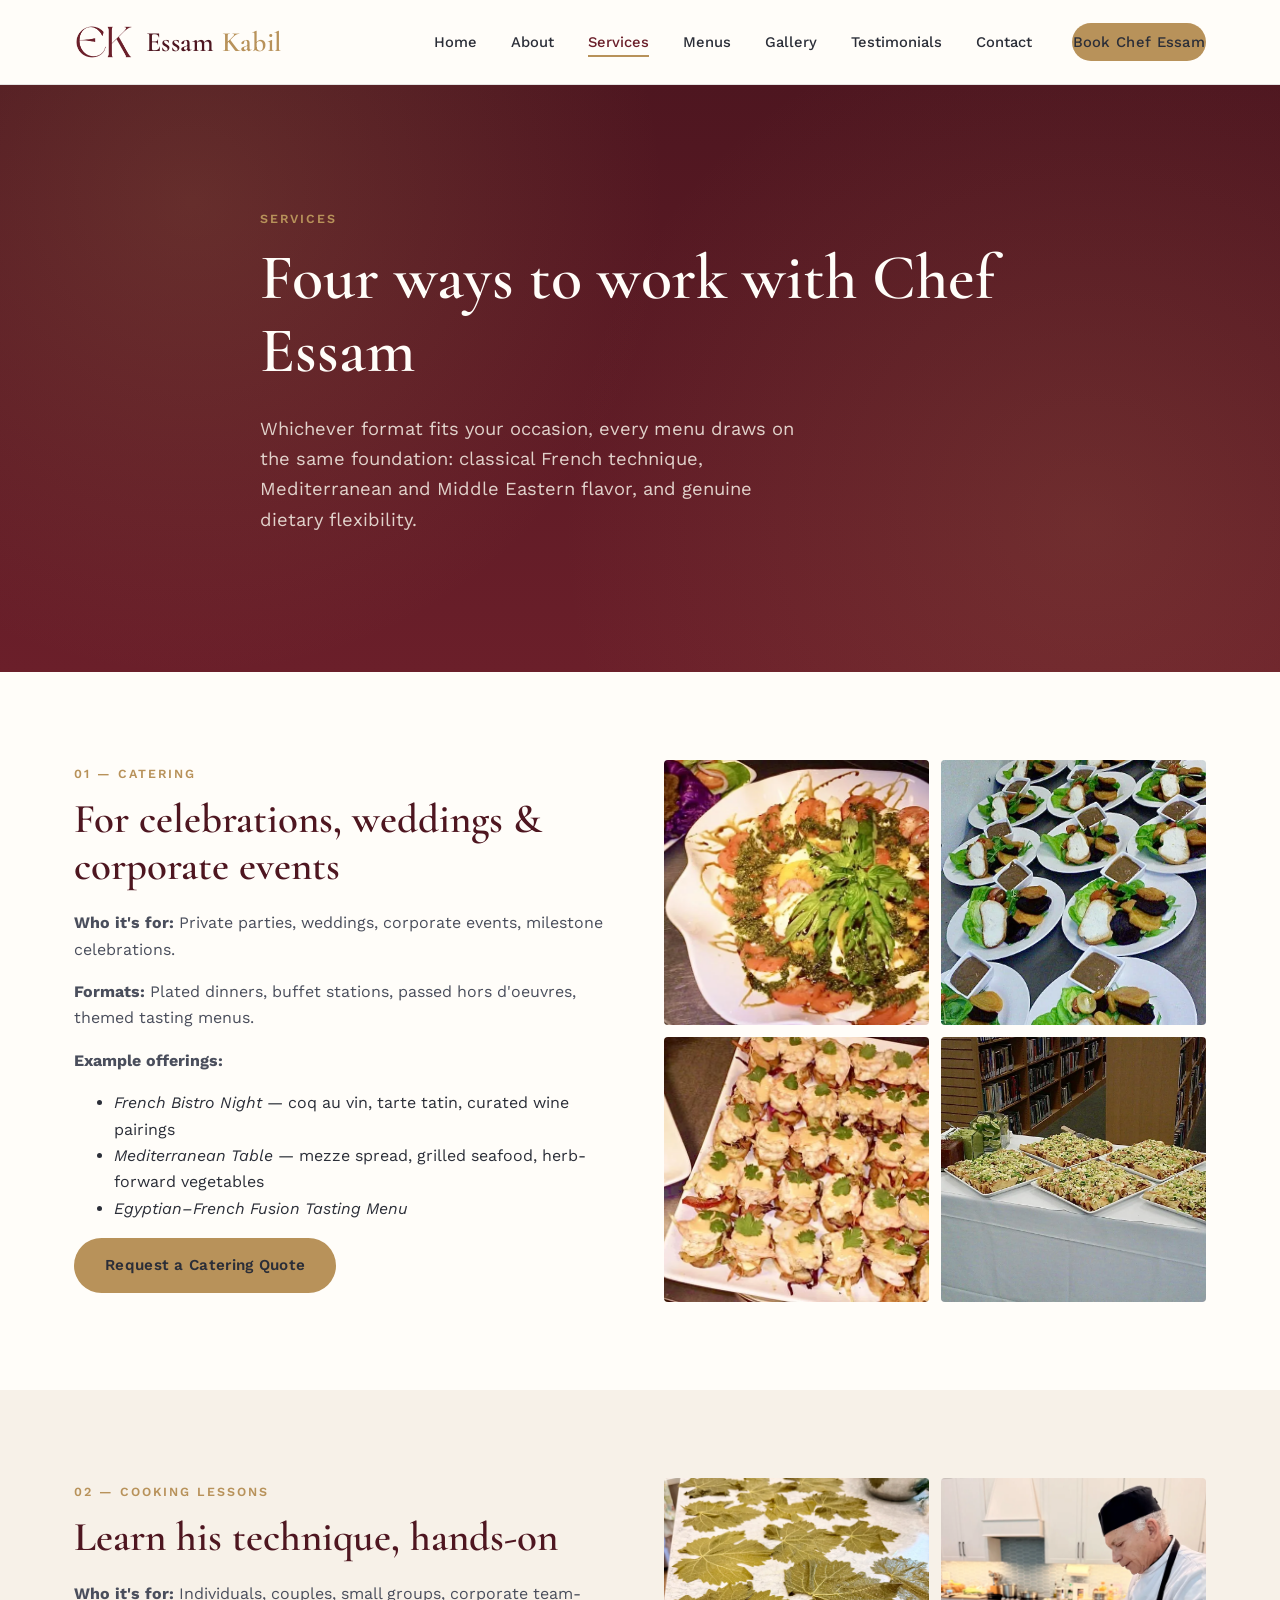
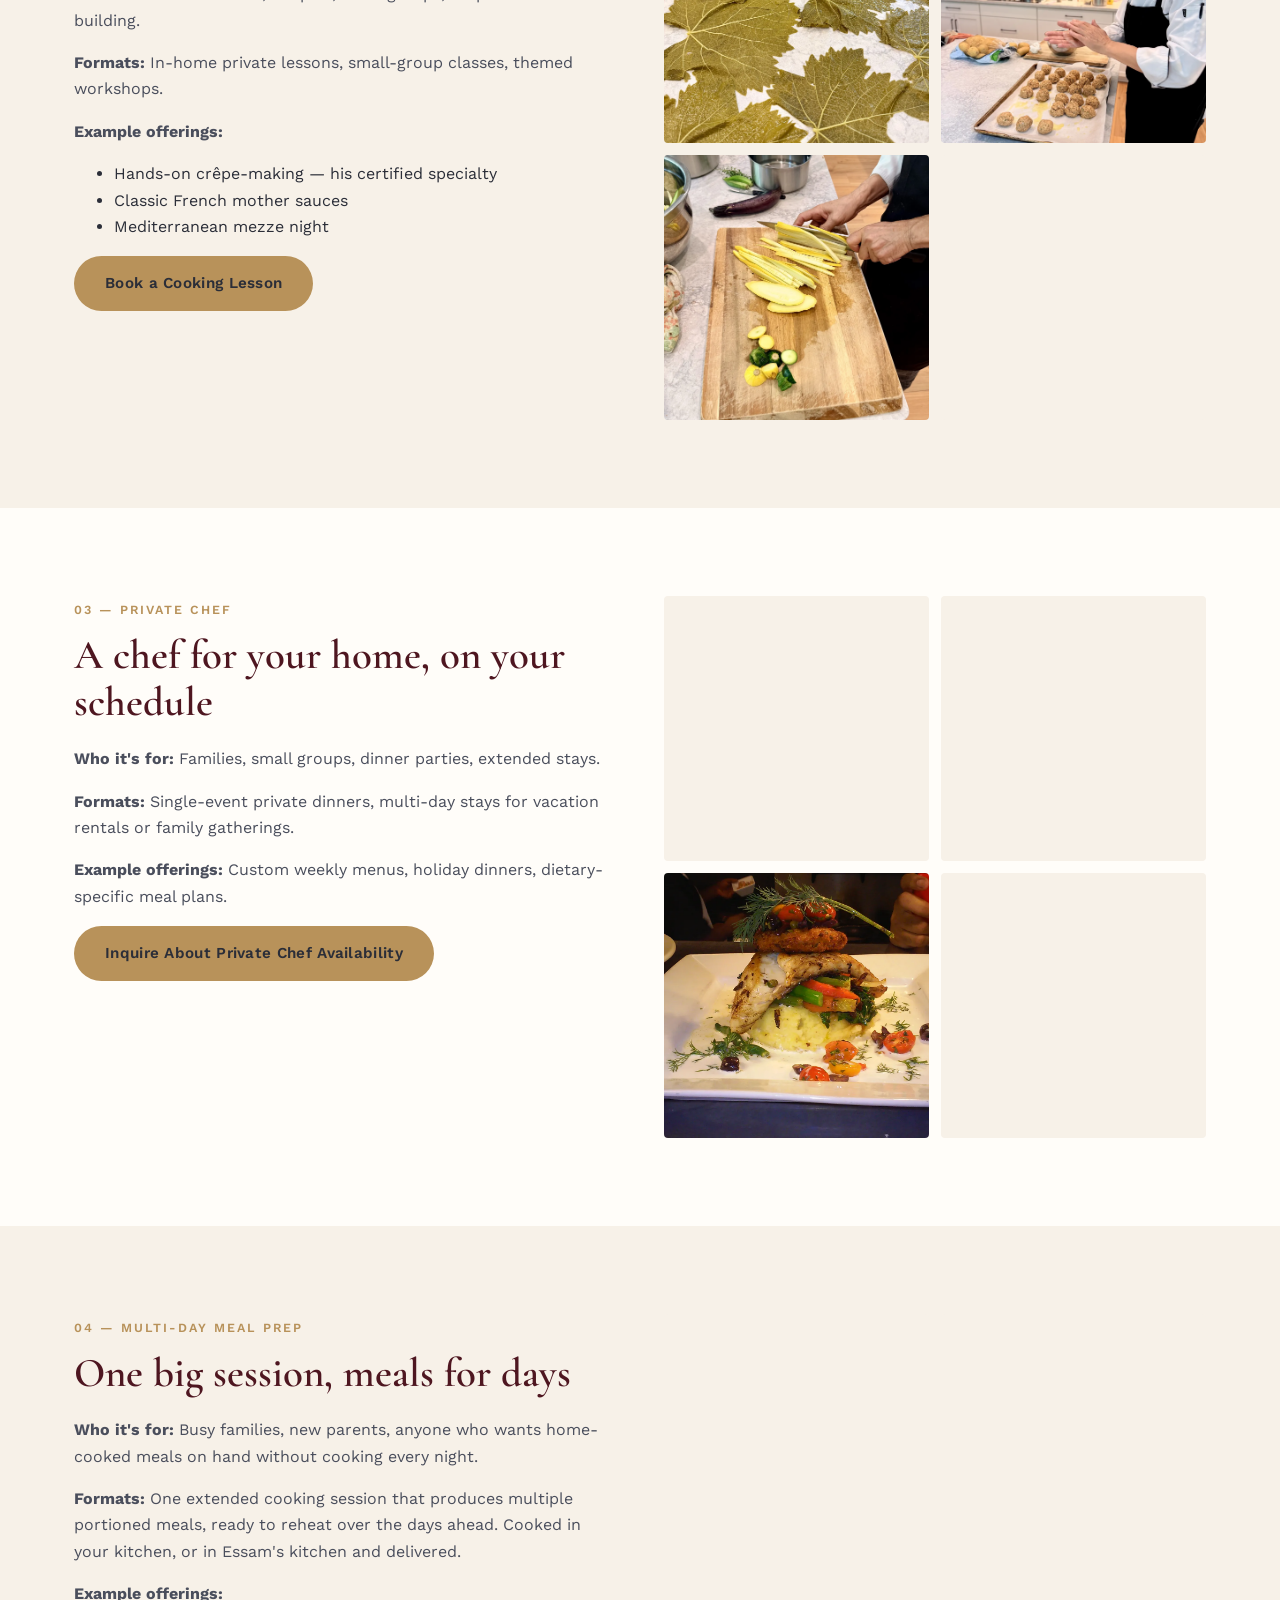
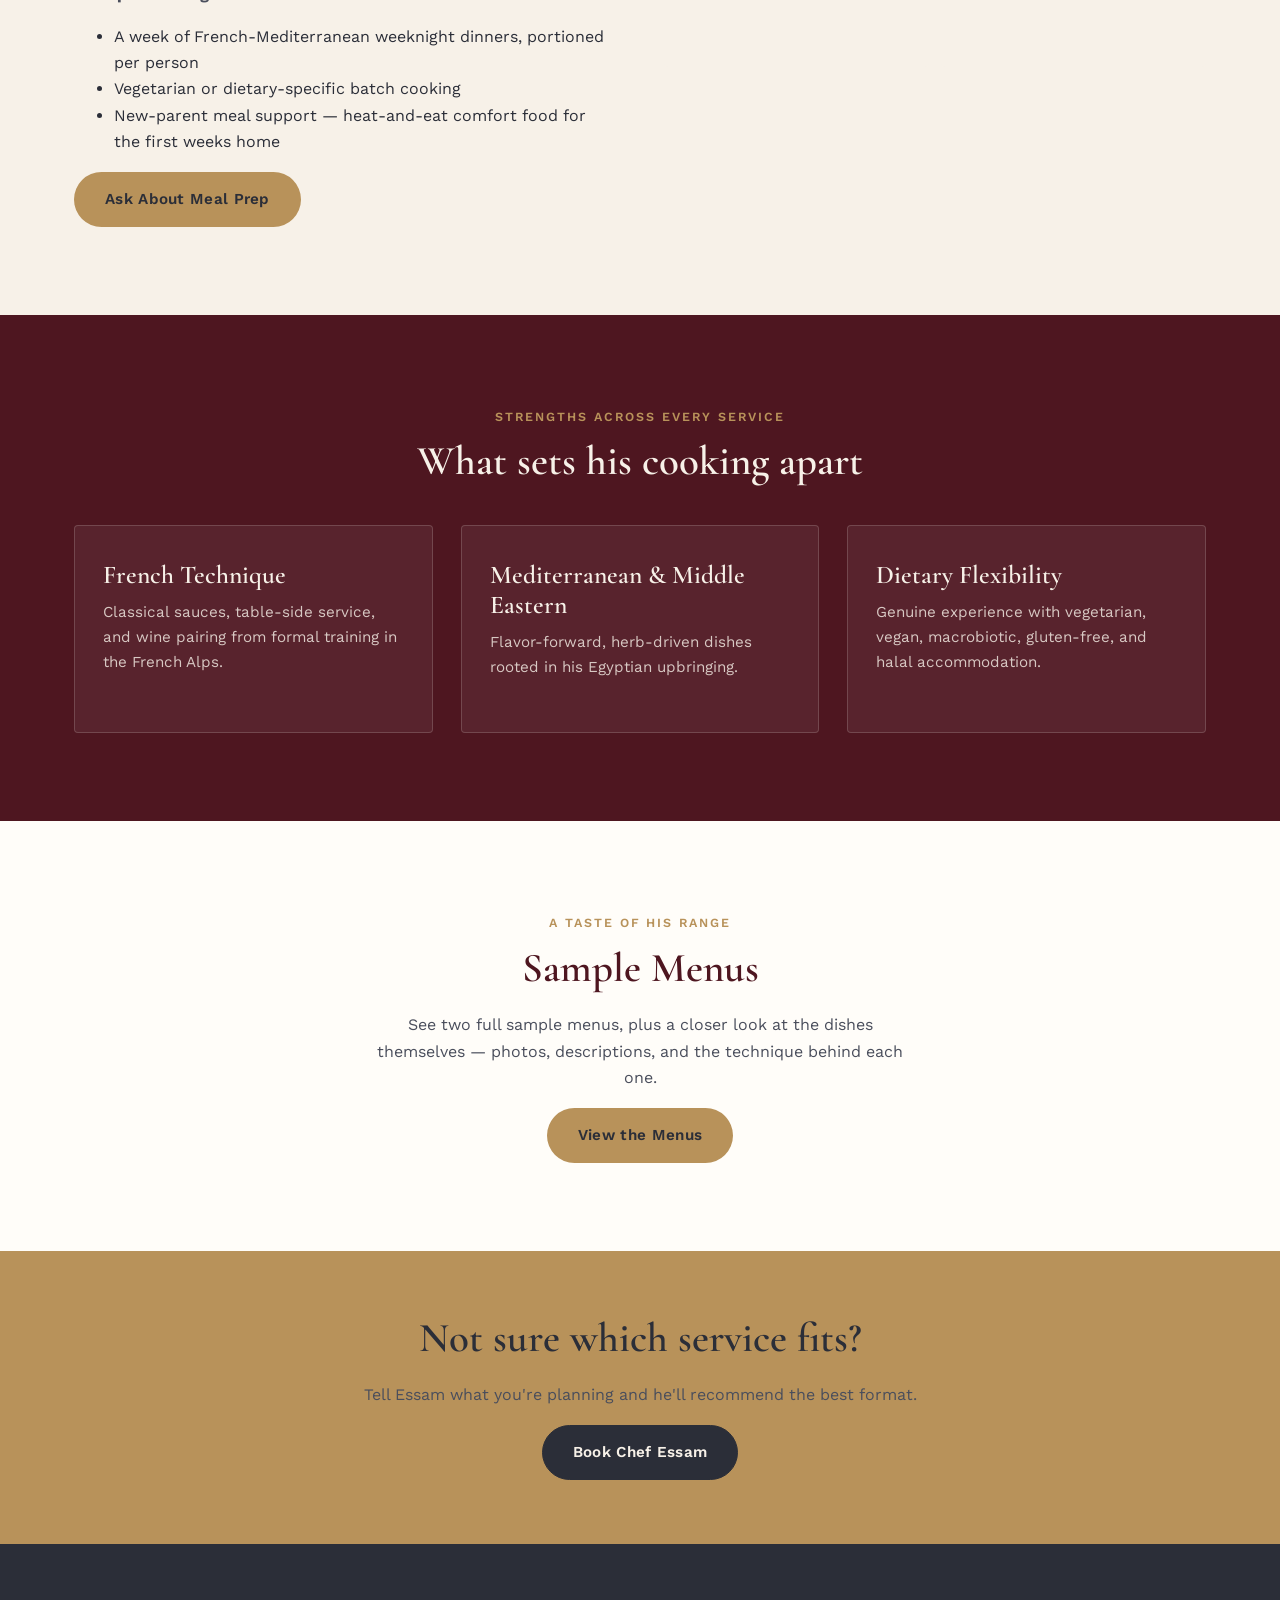
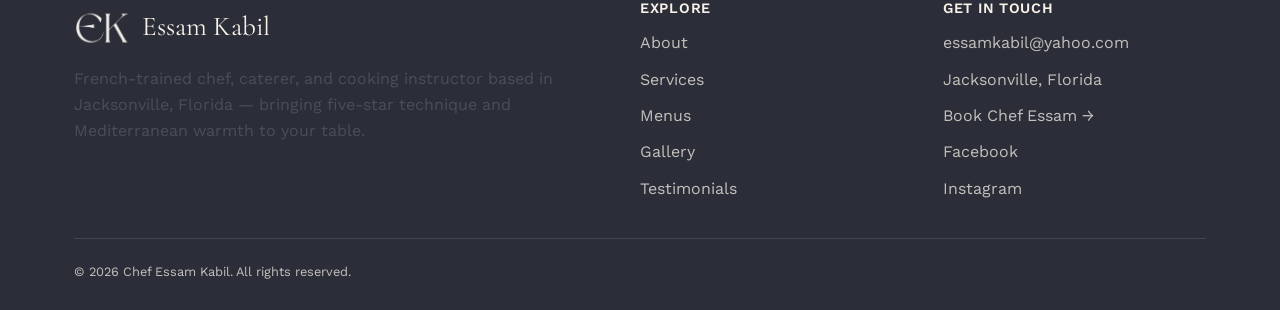
<file: services.html>
<!DOCTYPE html>
<html lang="en">
<head>
<meta charset="UTF-8">
<link rel="icon" type="image/png" href="images/favicon.png">
<meta name="viewport" content="width=device-width, initial-scale=1.0">
<title>Services — Catering, Cooking Lessons, Private Chef &amp; Meal Prep | Chef Essam Kabil</title>
<meta name="description" content="Catering, private chef services, cooking lessons, and multi-day meal prep from French-trained Chef Essam Kabil — Mediterranean, Middle Eastern, and classical French cuisine.">
<link rel="preconnect" href="https://fonts.googleapis.com">
<link href="https://fonts.googleapis.com/css2?family=Cormorant+Garamond:wght@500;600;700&family=Work+Sans:wght@400;500;600&display=swap" rel="stylesheet">
<link rel="stylesheet" href="css/style.css">
</head>
<body>

<header class="site-header">
  <nav class="container nav">
    <a href="index.html" class="brand"><img src="images/logo/monogram-bordeaux.png" alt="" class="brand-mark"><span>Essam <span>Kabil</span></span></a>
    <ul class="nav-links">
      <li><a href="index.html">Home</a></li>
      <li><a href="about.html">About</a></li>
      <li><a href="services.html" class="active">Services</a></li>
      <li><a href="menus.html">Menus</a></li>
      <li><a href="gallery.html">Gallery</a></li>
      <li><a href="testimonials.html">Testimonials</a></li>
      <li><a href="contact.html">Contact</a></li>
      <li class="nav-cta"><a href="contact.html" class="btn btn-primary">Book Chef Essam</a></li>
    </ul>
    <button class="nav-toggle" aria-label="Toggle menu"><span></span><span></span><span></span></button>
  </nav>
</header>

<section class="hero" style="padding-bottom:40px;">
  <div class="container hero-inner" style="padding-bottom:60px;">
    <span class="eyebrow">Services</span>
    <h1>Four ways to work with Chef Essam</h1>
    <p class="lede">Whichever format fits your occasion, every menu draws on the same foundation: classical French technique, Mediterranean and Middle Eastern flavor, and genuine dietary flexibility.</p>
  </div>
</section>

<section class="section" id="catering">
  <div class="container two-col">
    <div>
      <span class="eyebrow">01 — Catering</span>
      <h2>For celebrations, weddings &amp; corporate events</h2>
      <p><strong>Who it's for:</strong> Private parties, weddings, corporate events, milestone celebrations.</p>
      <p><strong>Formats:</strong> Plated dinners, buffet stations, passed hors d'oeuvres, themed tasting menus.</p>
      <p><strong>Example offerings:</strong></p>
      <ul>
        <li><em>French Bistro Night</em> — coq au vin, tarte tatin, curated wine pairings</li>
        <li><em>Mediterranean Table</em> — mezze spread, grilled seafood, herb-forward vegetables</li>
        <li><em>Egyptian–French Fusion Tasting Menu</em></li>
      </ul>
      <a href="contact.html?service=catering" class="btn btn-primary">Request a Catering Quote</a>
    </div>
    <div class="photo-mosaic">
      <figure class="cm-tile">
        <picture>
          <source srcset="images/catering/catering-mozzarela.webp" type="image/webp">
          <img src="images/catering/catering-mozzarela.jpg" width="960" height="540" loading="lazy" decoding="async"
               alt="Caprese platter of sliced tomatoes and fresh mozzarella, drizzled with pesto and balsamic, finished with a basil crown">
        </picture>
      </figure>
      <figure class="cm-tile">
        <picture>
          <source srcset="images/catering/catering-salad.webp" type="image/webp">
          <img src="images/catering/catering-salad.jpg" width="750" height="1334" loading="lazy" decoding="async"
               alt="Rows of individually plated roasted beet and goat cheese salads prepared for event service">
        </picture>
      </figure>
      <figure class="cm-tile">
        <picture>
          <source srcset="images/catering/catering-shrimp.webp" type="image/webp">
          <img src="images/catering/catering-shrimp.jpg" width="960" height="540" loading="lazy" decoding="async"
               alt="Tray of passed shrimp hors d'oeuvres on slaw with chipotle aioli and fresh cilantro">
        </picture>
      </figure>
      <figure class="cm-tile">
        <picture>
          <source srcset="images/catering/catering-tacos.webp" type="image/webp">
          <img src="images/catering/catering-tacos.jpg" width="1600" height="900" loading="lazy" decoding="async"
               alt="Buffet station of crisp rolled taquitos with salsa, guacamole and lime set up for a corporate event">
        </picture>
      </figure>
    </div>
  </div>
</section>

<section class="section section--ivory" id="lessons">
  <div class="container two-col">
    <div class="photo-mosaic" style="order:2;">
      <figure class="cm-tile">
        <picture>
          <source srcset="images/lessons/cooking-lessons-grape-leaves.webp" type="image/webp">
          <img src="images/lessons/cooking-lessons-grape-leaves.jpg" width="1200" height="1600" loading="lazy" decoding="async"
               alt="Blanched grape leaves laid out flat across a kitchen counter, ready for rolling">
        </picture>
      </figure>
      <figure class="cm-tile">
        <picture>
          <source srcset="images/lessons/cooking-lessons-tempeh-meatballs.webp" type="image/webp">
          <img src="images/lessons/cooking-lessons-tempeh-meatballs.jpg" width="1200" height="1600" loading="lazy" decoding="async"
               style="object-position: center 25%;"
               alt="Chef Essam Kabil rolling tempeh meatballs by hand onto a lined baking tray">
        </picture>
      </figure>
      <figure class="cm-tile">
        <picture>
          <source srcset="images/lessons/cooking-lessons-yellow-squash-cutting.webp" type="image/webp">
          <img src="images/lessons/cooking-lessons-yellow-squash-cutting.jpg" width="1200" height="1600" loading="lazy" decoding="async"
               alt="Close view of knife work, slicing yellow squash into even planks on a wooden board">
        </picture>
      </figure>
      <figure class="cm-tile">
        <picture>
          <source srcset="images/lessons/cooking-lessons-potato-leek-soup-stirring.webp" type="image/webp">
          <img src="images/lessons/cooking-lessons-potato-leek-soup-stirring.jpg" width="1200" height="1600" loading="lazy" decoding="async"
               alt="Chef Essam Kabil stirring a pot of potato leek soup on the stovetop">
        </picture>
      </figure>
    </div>
    <div style="order:1;">
      <span class="eyebrow">02 — Cooking Lessons</span>
      <h2>Learn his technique, hands-on</h2>
      <p><strong>Who it's for:</strong> Individuals, couples, small groups, corporate team-building.</p>
      <p><strong>Formats:</strong> In-home private lessons, small-group classes, themed workshops.</p>
      <p><strong>Example offerings:</strong></p>
      <ul>
        <li>Hands-on crêpe-making — his certified specialty</li>
        <li>Classic French mother sauces</li>
        <li>Mediterranean mezze night</li>
      </ul>
      <a href="contact.html?service=lesson" class="btn btn-primary">Book a Cooking Lesson</a>
    </div>
  </div>
</section>

<section class="section" id="private-chef">
  <div class="container two-col">
    <div>
      <span class="eyebrow">03 — Private Chef</span>
      <h2>A chef for your home, on your schedule</h2>
      <p><strong>Who it's for:</strong> Families, small groups, dinner parties, extended stays.</p>
      <p><strong>Formats:</strong> Single-event private dinners, multi-day stays for vacation rentals or family gatherings.</p>
      <p><strong>Example offerings:</strong> Custom weekly menus, holiday dinners, dietary-specific meal plans.</p>
      <a href="contact.html?service=private-chef" class="btn btn-primary">Inquire About Private Chef Availability</a>
    </div>
    <div class="photo-mosaic">
      <figure class="cm-tile">
        <picture>
          <source srcset="images/private-chef/private-chef-pan-seared-grouper.webp" type="image/webp">
          <img src="images/private-chef/private-chef-pan-seared-grouper.jpg" width="1600" height="900" loading="lazy" decoding="async"
               alt="Pan-seared grouper plated over potato puree with grilled vegetables, fresh berries and a berry cream sauce">
        </picture>
      </figure>
      <figure class="cm-tile">
        <picture>
          <source srcset="images/private-chef/private-chef-lobster-tail.webp" type="image/webp">
          <img src="images/private-chef/private-chef-lobster-tail.jpg" width="1600" height="900" loading="lazy" decoding="async"
               alt="Surf and turf plate of butter-poached lobster tail and grilled beef medallion with green beans and drawn butter">
        </picture>
      </figure>
      <figure class="cm-tile">
        <picture>
          <source srcset="images/private-chef/private-chef-crab-and-fish.webp" type="image/webp">
          <img src="images/private-chef/private-chef-crab-and-fish.jpg" width="1600" height="900" loading="lazy" decoding="async"
               alt="Grilled fish and a crab cake stacked over polenta with blistered tomatoes, olives and fresh dill">
        </picture>
      </figure>
      <figure class="cm-tile">
        <picture>
          <source srcset="images/private-chef/private-chef-ribeye-steak.webp" type="image/webp">
          <img src="images/private-chef/private-chef-ribeye-steak.jpg" width="717" height="538" loading="lazy" decoding="async"
               alt="Grilled ribeye over mashed potatoes, topped with a roasted vegetable relish and pan sauce">
        </picture>
      </figure>
    </div>
  </div>
</section>

<section class="section section--ivory" id="meal-prep">
  <div class="container two-col">
    <div class="photo-mosaic photo-mosaic--pair" style="order:2;">
      <figure class="cm-tile">
        <picture>
          <source srcset="images/meal-prep/meal-prep-middle-eastern.webp" type="image/webp">
          <img src="images/meal-prep/meal-prep-middle-eastern.jpg" width="1200" height="1600" loading="lazy" decoding="async"
               alt="A Middle Eastern meal prep spread laid out on a kitchen island: stuffed grape leaves, roasted vegetables, tabbouleh, hummus, labneh and a pot of lentil soup">
        </picture>
      </figure>
      <figure class="cm-tile">
        <picture>
          <source srcset="images/meal-prep/meal-prep-vegan.webp" type="image/webp">
          <img src="images/meal-prep/meal-prep-vegan.jpg" width="1050" height="1400" loading="lazy" decoding="async"
               alt="A vegan meal prep spread in glass containers: falafel, berry crumble, marinated vegetables, roasted potatoes with asparagus, and two soups">
        </picture>
      </figure>
    </div>
    <div style="order:1;">
      <span class="eyebrow">04 — Multi-Day Meal Prep</span>
      <h2>One big session, meals for days</h2>
      <p><strong>Who it's for:</strong> Busy families, new parents, anyone who wants home-cooked meals on hand without cooking every night.</p>
      <p><strong>Formats:</strong> One extended cooking session that produces multiple portioned meals, ready to reheat over the days ahead. Cooked in your kitchen, or in Essam's kitchen and delivered.</p>
      <p><strong>Example offerings:</strong></p>
      <ul>
        <li>A week of French-Mediterranean weeknight dinners, portioned per person</li>
        <li>Vegetarian or dietary-specific batch cooking</li>
        <li>New-parent meal support — heat-and-eat comfort food for the first weeks home</li>
      </ul>
      <a href="contact.html?service=meal-prep" class="btn btn-primary">Ask About Meal Prep</a>
    </div>
  </div>
</section>

<section class="section section--bordeaux">
  <div class="container">
    <div class="center" style="max-width:640px; margin:0 auto 40px;">
      <span class="eyebrow">Strengths Across Every Service</span>
      <h2>What sets his cooking apart</h2>
    </div>
    <div class="grid-3">
      <div class="icon-card" style="background:rgba(255,253,249,0.06); border-color:rgba(255,253,249,0.16);">
        <h3 style="color:var(--ivory);">French Technique</h3>
        <p style="color:rgba(247,241,232,0.8);">Classical sauces, table-side service, and wine pairing from formal training in the French Alps.</p>
      </div>
      <div class="icon-card" style="background:rgba(255,253,249,0.06); border-color:rgba(255,253,249,0.16);">
        <h3 style="color:var(--ivory);">Mediterranean &amp; Middle Eastern</h3>
        <p style="color:rgba(247,241,232,0.8);">Flavor-forward, herb-driven dishes rooted in his Egyptian upbringing.</p>
      </div>
      <div class="icon-card" style="background:rgba(255,253,249,0.06); border-color:rgba(255,253,249,0.16);">
        <h3 style="color:var(--ivory);">Dietary Flexibility</h3>
        <p style="color:rgba(247,241,232,0.8);">Genuine experience with vegetarian, vegan, macrobiotic, gluten-free, and halal accommodation.</p>
      </div>
    </div>
  </div>
</section>

<section class="section">
  <div class="container center" style="max-width:600px;">
    <span class="eyebrow">A Taste of His Range</span>
    <h2>Sample Menus</h2>
    <p>See two full sample menus, plus a closer look at the dishes themselves — photos, descriptions, and the technique behind each one.</p>
    <a href="menus.html" class="btn btn-primary">View the Menus</a>
  </div>
</section>

<section class="cta-banner">
  <div class="container">
    <h2>Not sure which service fits?</h2>
    <p>Tell Essam what you're planning and he'll recommend the best format.</p>
    <a href="contact.html" class="btn btn-outline on-light" style="background:var(--charcoal); color:var(--ivory); border-color:var(--charcoal);">Book Chef Essam</a>
  </div>
</section>

<footer class="site-footer">
  <div class="container">
    <div class="footer-grid">
      <div>
        <div class="footer-brand"><img src="images/logo/monogram-cream.png" alt="" class="footer-mark">Essam Kabil</div>
        <p>French-trained chef, caterer, and cooking instructor based in Jacksonville, Florida — bringing five-star technique and Mediterranean warmth to your table.</p>
      </div>
      <div>
        <h4>Explore</h4>
        <ul>
          <li><a href="about.html">About</a></li>
          <li><a href="services.html">Services</a></li>
          <li><a href="menus.html">Menus</a></li>
          <li><a href="gallery.html">Gallery</a></li>
          <li><a href="testimonials.html">Testimonials</a></li>
        </ul>
      </div>
      <div>
        <h4>Get in Touch</h4>
        <ul>
          <li><a href="mailto:essamkabil@yahoo.com">essamkabil@yahoo.com</a></li>
          <li>Jacksonville, Florida</li>
          <li><a href="contact.html">Book Chef Essam →</a></li>
          <li><a href="https://www.facebook.com/profile.php?id=100069899911060" target="_blank" rel="noopener">Facebook</a></li>
          <li><a href="https://www.instagram.com/REPLACE_WITH_HANDLE" target="_blank" rel="noopener">Instagram</a></li>
        </ul>
      </div>
    </div>
    <div class="footer-bottom">
      <span>© 2026 Chef Essam Kabil. All rights reserved.</span>
    </div>
  </div>
</footer>
<script src="js/main.js"></script>
</body>
</html>
</file>
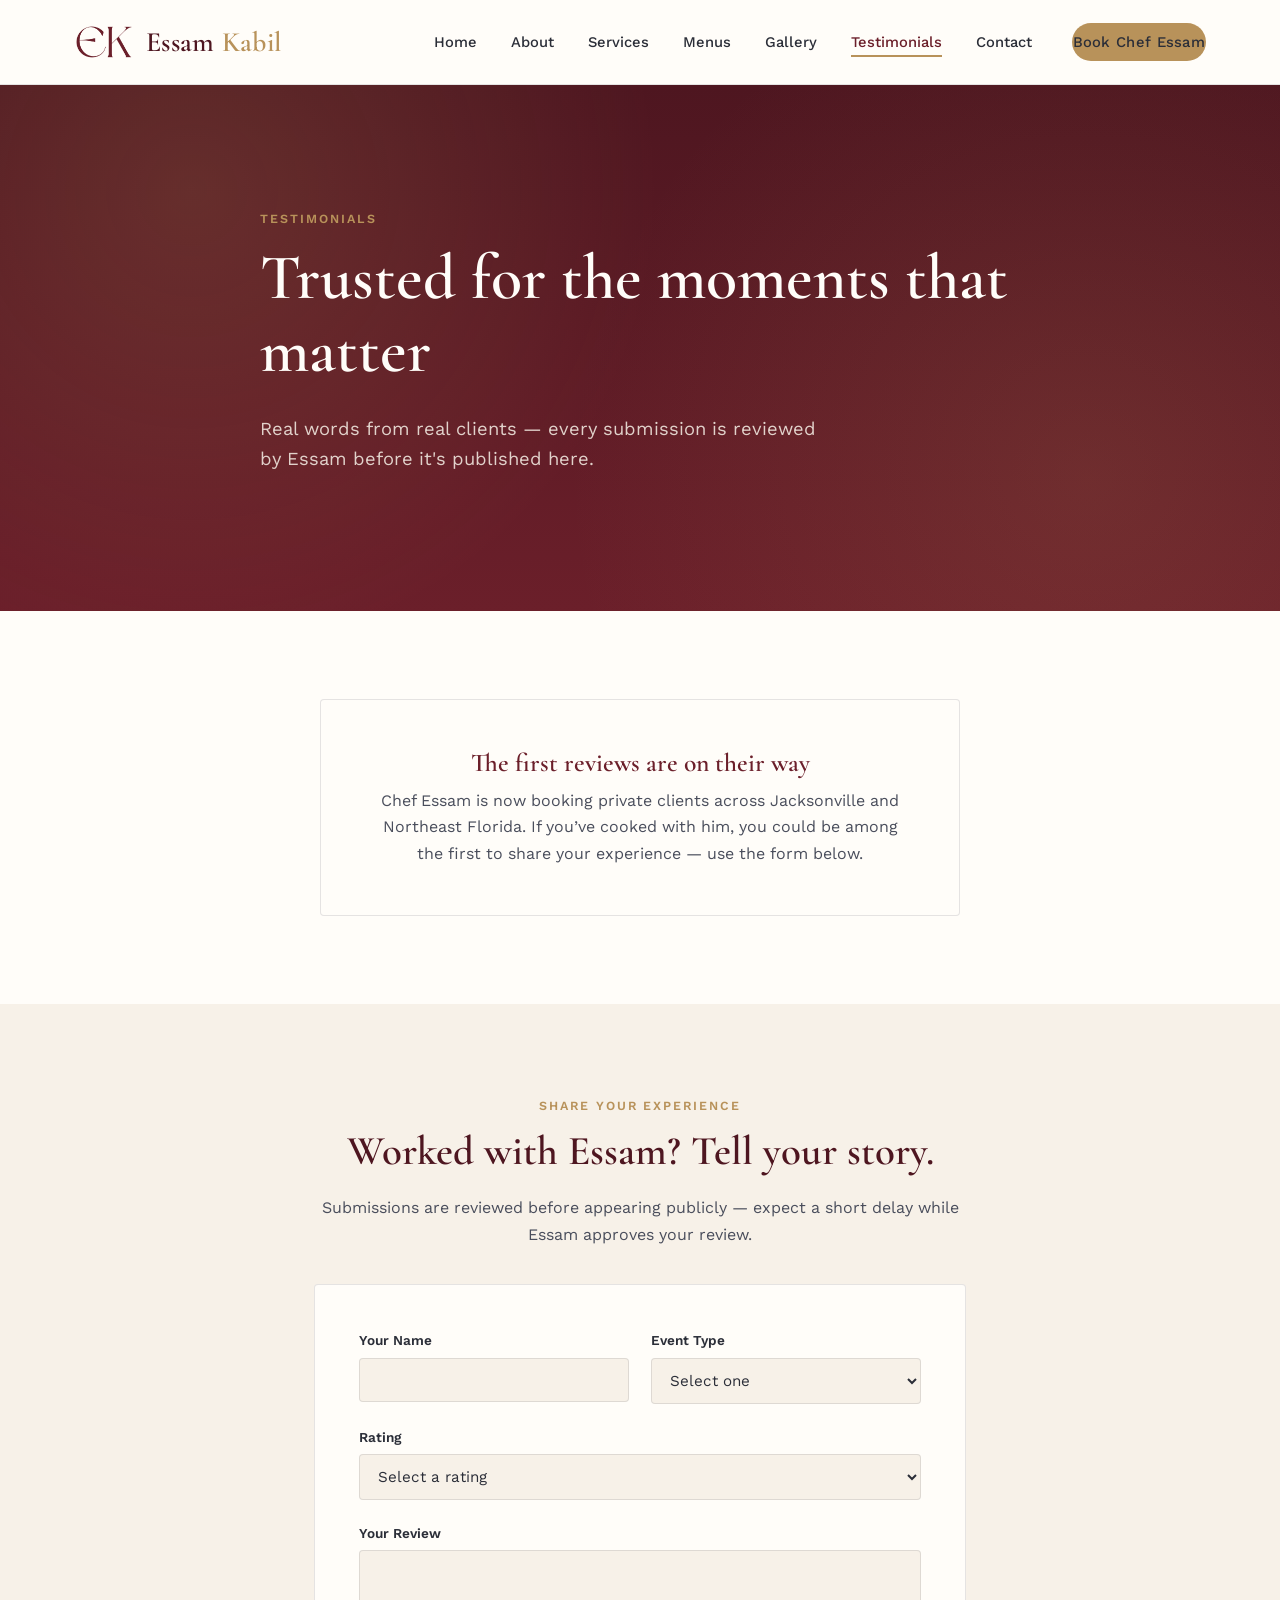
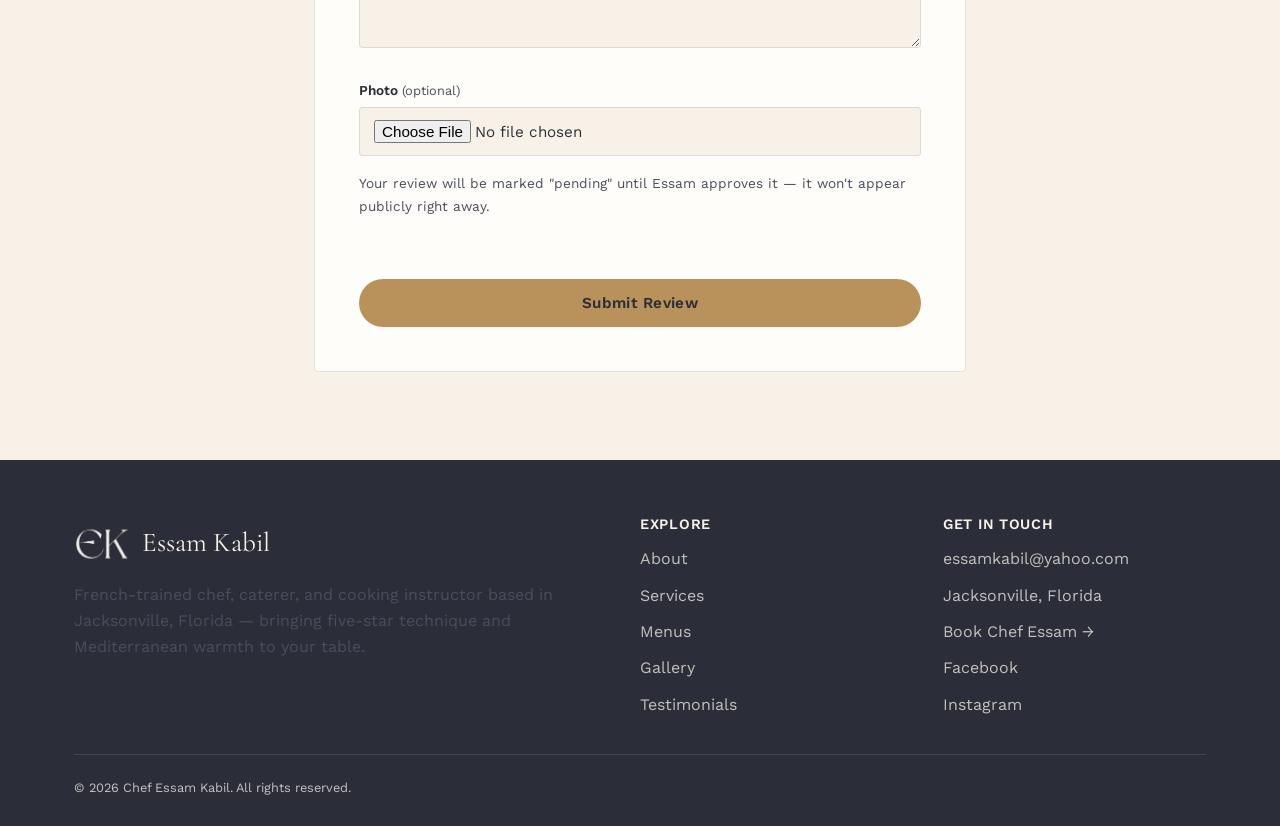
<file: testimonials.html>
<!DOCTYPE html>
<html lang="en">
<head>
<meta charset="UTF-8">
<link rel="icon" type="image/png" href="images/favicon.png">
<meta name="viewport" content="width=device-width, initial-scale=1.0">
<title>Testimonials — Chef Essam Kabil</title>
<meta name="description" content="Read what clients say about catering, private chef, cooking lesson, and meal prep experiences with Chef Essam Kabil, and share your own.">
<link rel="preconnect" href="https://fonts.googleapis.com">
<link href="https://fonts.googleapis.com/css2?family=Cormorant+Garamond:wght@500;600;700&family=Work+Sans:wght@400;500;600&display=swap" rel="stylesheet">
<link rel="stylesheet" href="css/style.css">
</head>
<body>

<header class="site-header">
  <nav class="container nav">
    <a href="index.html" class="brand"><img src="images/logo/monogram-bordeaux.png" alt="" class="brand-mark"><span>Essam <span>Kabil</span></span></a>
    <ul class="nav-links">
      <li><a href="index.html">Home</a></li>
      <li><a href="about.html">About</a></li>
      <li><a href="services.html">Services</a></li>
      <li><a href="menus.html">Menus</a></li>
      <li><a href="gallery.html">Gallery</a></li>
      <li><a href="testimonials.html" class="active">Testimonials</a></li>
      <li><a href="contact.html">Contact</a></li>
      <li class="nav-cta"><a href="contact.html" class="btn btn-primary">Book Chef Essam</a></li>
    </ul>
    <button class="nav-toggle" aria-label="Toggle menu"><span></span><span></span><span></span></button>
  </nav>
</header>

<section class="hero" style="padding-bottom:40px;">
  <div class="container hero-inner" style="padding-bottom:60px;">
    <span class="eyebrow">Testimonials</span>
    <h1>Trusted for the moments that matter</h1>
    <p class="lede">Real words from real clients — every submission is reviewed by Essam before it's published here.</p>
  </div>
</section>

<section class="section">
  <div class="container" style="max-width:900px;">

    <div id="featured-testimonial"></div>

    <div class="grid-3" id="testimonial-grid"></div>
  </div>
</section>


<section class="section section--ivory">
  <div class="container" style="max-width:700px;">
    <div class="center" style="margin-bottom:36px;">
      <span class="eyebrow">Share Your Experience</span>
      <h2>Worked with Essam? Tell your story.</h2>
      <p>Submissions are reviewed before appearing publicly — expect a short delay while Essam approves your review.</p>
    </div>

    <div class="form-card">
      <form name="testimonial" method="POST" data-netlify="true" netlify-honeypot="bot-field" data-ajax-form data-confirm-target="#testimonial-confirm">
        <input type="hidden" name="form-name" value="testimonial">
        <p style="display:none;"><label>Don't fill this out if you're human: <input name="bot-field"></label></p>
        <input type="hidden" name="subject" value="">
        <div class="form-grid">
          <div class="field">
            <label>Your Name</label>
            <input type="text" name="name" required>
          </div>
          <div class="field">
            <label>Event Type</label>
            <select name="event_type" required>
              <option value="">Select one</option>
              <option>Catering</option>
              <option>Cooking Lesson</option>
              <option>Private Chef</option>
              <option>Multi-Day Meal Prep</option>
            </select>
          </div>
          <div class="field full">
            <label>Rating</label>
            <select name="rating" required>
              <option value="">Select a rating</option>
              <option>★★★★★ (5)</option>
              <option>★★★★ (4)</option>
              <option>★★★ (3)</option>
              <option>★★ (2)</option>
              <option>★ (1)</option>
            </select>
          </div>
          <div class="field full">
            <label>Your Review</label>
            <textarea name="review" rows="4" required></textarea>
          </div>
          <div class="field full">
            <label>Photo <span class="optional">(optional)</span></label>
            <input type="file" name="photo" accept="image/*">
          </div>
        </div>
        <p class="form-note">Your review will be marked "pending" until Essam approves it — it won't appear publicly right away.</p>
        <button type="submit" class="btn btn-primary btn-block mt-lg">Submit Review</button>
      </form>

      <div id="testimonial-confirm" class="confirm-box">
        <h3>Thank you for sharing!</h3>
        <p>Your review has been submitted for approval. Once Essam reviews it, it'll appear on this page.</p>
      </div>
    </div>
  </div>
</section>

<footer class="site-footer">
  <div class="container">
    <div class="footer-grid">
      <div>
        <div class="footer-brand"><img src="images/logo/monogram-cream.png" alt="" class="footer-mark">Essam Kabil</div>
        <p>French-trained chef, caterer, and cooking instructor based in Jacksonville, Florida — bringing five-star technique and Mediterranean warmth to your table.</p>
      </div>
      <div>
        <h4>Explore</h4>
        <ul>
          <li><a href="about.html">About</a></li>
          <li><a href="services.html">Services</a></li>
          <li><a href="menus.html">Menus</a></li>
          <li><a href="gallery.html">Gallery</a></li>
          <li><a href="testimonials.html">Testimonials</a></li>
        </ul>
      </div>
      <div>
        <h4>Get in Touch</h4>
        <ul>
          <li><a href="mailto:essamkabil@yahoo.com">essamkabil@yahoo.com</a></li>
          <li>Jacksonville, Florida</li>
          <li><a href="contact.html">Book Chef Essam →</a></li>
          <li><a href="https://www.facebook.com/profile.php?id=100069899911060" target="_blank" rel="noopener">Facebook</a></li>
          <li><a href="https://www.instagram.com/REPLACE_WITH_HANDLE" target="_blank" rel="noopener">Instagram</a></li>
        </ul>
      </div>
    </div>
    <div class="footer-bottom">
      <span>© 2026 Chef Essam Kabil. All rights reserved.</span>
    </div>
  </div>
</footer>
<script src="js/testimonials-data.js"></script>
<script>
  mountTestimonials({
    featuredEl: document.getElementById("featured-testimonial"),
    gridEl: document.getElementById("testimonial-grid"),
    excludeFeatured: true,
    emptyHTML:
      '<div class="t-empty">' +
        '<h3>The first reviews are on their way</h3>' +
        '<p>Chef Essam is now booking private clients across Jacksonville and Northeast Florida. If you\u2019ve cooked with him, you could be among the first to share your experience \u2014 use the form below.</p>' +
      '</div>'
  });
</script>
<script src="js/main.js"></script>
</body>
</html>
</file>
<file: css/style.css>
/* ============================================
   Chef Essam Kabil — Design Tokens
   ============================================ */
:root {
  --bordeaux: #6B1F2A;
  --bordeaux-dark: #4E1620;
  --bordeaux-light: #8C3341;
  --ivory: #F7F1E8;
  --cream: #FFFDF9;
  --brass: #B8925A;
  --brass-light: #D4B483;
  --charcoal: #2B2E38;
  --charcoal-soft: #4A4E5C;
  --line: rgba(43, 46, 56, 0.12);

  --font-display: "Cormorant Garamond", "Playfair Display", Georgia, serif;
  --font-body: "Work Sans", "Helvetica Neue", Arial, sans-serif;

  --max-width: 1180px;
  --radius: 4px;
  --radius-pill: 999px;
}

* { box-sizing: border-box; }
html { scroll-behavior: smooth; }

body {
  margin: 0;
  font-family: var(--font-body);
  color: var(--charcoal);
  background: var(--cream);
  line-height: 1.65;
  -webkit-font-smoothing: antialiased;
}

img { max-width: 100%; display: block; }
a { color: inherit; text-decoration: none; }

h1, h2, h3, h4 {
  font-family: var(--font-display);
  font-weight: 600;
  line-height: 1.15;
  margin: 0 0 0.5em;
  color: var(--bordeaux-dark);
}

h1 { font-size: clamp(2.6rem, 5vw, 4.4rem); font-weight: 600; }
h2 { font-size: clamp(1.9rem, 3.2vw, 2.6rem); }
h3 { font-size: clamp(1.3rem, 2vw, 1.6rem); }

p { margin: 0 0 1em; color: var(--charcoal-soft); }

.eyebrow {
  font-family: var(--font-body);
  font-size: 0.78rem;
  font-weight: 600;
  letter-spacing: 0.16em;
  text-transform: uppercase;
  color: var(--brass);
  display: inline-block;
  margin-bottom: 0.9em;
}

.container {
  max-width: var(--max-width);
  margin: 0 auto;
  padding: 0 24px;
}

.section {
  padding: 88px 0;
}
.section--tight { padding: 56px 0; }
.section--ivory { background: var(--ivory); }
.section--bordeaux {
  background: var(--bordeaux-dark);
  color: var(--ivory);
}
.section--bordeaux h1,
.section--bordeaux h2,
.section--bordeaux h3 { color: var(--ivory); }
.section--bordeaux p { color: rgba(247, 241, 232, 0.82); }

.center { text-align: center; }

/* ============================================
   Buttons
   ============================================ */
.btn {
  display: inline-flex;
  align-items: center;
  gap: 8px;
  font-family: var(--font-body);
  font-weight: 600;
  font-size: 0.95rem;
  letter-spacing: 0.02em;
  padding: 14px 30px;
  border-radius: var(--radius-pill);
  border: 1px solid transparent;
  cursor: pointer;
  transition: transform 0.18s ease, box-shadow 0.18s ease, background 0.18s ease;
}
.btn-primary {
  background: var(--brass);
  color: var(--charcoal);
}
.btn-primary:hover {
  background: var(--brass-light);
  transform: translateY(-1px);
  box-shadow: 0 8px 20px rgba(184, 146, 90, 0.35);
}
.btn-outline {
  background: transparent;
  border-color: currentColor;
  color: inherit;
}
.btn-outline:hover {
  background: rgba(255,255,255,0.08);
  transform: translateY(-1px);
}
.btn-outline.on-light {
  border-color: var(--bordeaux);
  color: var(--bordeaux);
}
.btn-outline.on-light:hover { background: rgba(107, 31, 42, 0.06); }
.btn-block { width: 100%; justify-content: center; }

/* ============================================
   Header / Nav
   ============================================ */
.site-header {
  position: sticky;
  top: 0;
  z-index: 9000;
  isolation: isolate;
  background: var(--cream);
  border-bottom: 1px solid var(--line);
}
html, body {
  max-width: 100%;
}

.nav {
  display: flex;
  align-items: center;
  justify-content: space-between;
  height: 84px;
  flex-wrap: nowrap;
}
.brand {
  font-family: var(--font-display);
  font-size: 1.75rem;
  font-weight: 600;
  color: var(--bordeaux-dark);
  letter-spacing: 0.01em;
  white-space: nowrap;
  display: flex;
  align-items: center;
  gap: 12px;
  flex-shrink: 0;
}
.brand-mark { width: 60px; height: 60px; object-fit: contain; display: block; flex-shrink: 0; }
.brand span span { color: var(--brass); }

.nav-links {
  display: flex;
  align-items: center;
  gap: 34px;
  list-style: none;
  margin: 0;
  padding: 0;
}
.nav-links a {
  font-size: 0.92rem;
  font-weight: 500;
  color: var(--charcoal);
  position: relative;
  padding: 6px 0;
}
.nav-links a::after {
  content: "";
  position: absolute;
  left: 0; bottom: 0;
  width: 0; height: 2px;
  background: var(--brass);
  transition: width 0.2s ease;
}
.nav-links a:hover::after,
.nav-links a.active::after { width: 100%; }
.nav-links a.active { color: var(--bordeaux); }

.nav-cta { margin-left: 6px; }
.nav-toggle {
  display: none;
  flex-direction: column;
  gap: 5px;
  background: none;
  border: none;
  cursor: pointer;
  padding: 6px;
  z-index: 200;
}
.nav-toggle span {
  width: 24px; height: 2px;
  background: var(--charcoal);
  border-radius: 2px;
}

/* Below 1140px there isn't comfortable room for 7 links + a name + a
   button on one line, so we switch to the hamburger earlier than a
   typical "phone-only" breakpoint. This covers narrowed laptop windows,
   tablets, and phones alike. */
@media (max-width: 1140px) {
  .nav-links {
    position: fixed;
    top: 84px;
    left: 0;
    right: 0;
    bottom: 0;
    width: 100%;
    height: calc(100vh - 84px);
    margin: 0;
    background-color: var(--cream);
    opacity: 1;
    flex-direction: column;
    align-items: flex-start;
    justify-content: flex-start;
    padding: 40px 24px;
    gap: 26px;
    transform: translateY(-110%);
    transition: transform 0.28s ease;
    z-index: 9999;
    overflow-y: auto;
  }
  .nav-links.open { transform: translateY(0); }
  .nav-toggle { display: flex; position: relative; z-index: 10000; }
  .nav-cta { margin-left: 0; }
}

/* ============================================
   Hero
   ============================================ */
.hero {
  background: linear-gradient(180deg, var(--bordeaux-dark) 0%, var(--bordeaux) 100%);
  color: var(--ivory);
  position: relative;
  overflow: hidden;
}
.hero::before {
  content: "";
  position: absolute;
  inset: 0;
  background-image:
    radial-gradient(circle at 15% 20%, rgba(184,146,90,0.18), transparent 40%),
    radial-gradient(circle at 85% 75%, rgba(184,146,90,0.14), transparent 45%);
}
.hero-inner {
  position: relative;
  z-index: 1;
  padding: 120px 0 100px;
  max-width: 760px;
}
.hero h1 { color: var(--cream); margin-bottom: 0.4em; }
.hero .lede {
  font-size: 1.15rem;
  color: rgba(247, 241, 232, 0.85);
  max-width: 560px;
  margin-bottom: 2em;
}
.hero-ctas { display: flex; gap: 16px; flex-wrap: wrap; }

/* Journey stamp signature motif */
.journey-strip {
  display: flex;
  align-items: center;
  gap: 6px;
  flex-wrap: wrap;
  margin-top: 3em;
  padding-top: 1.6em;
  border-top: 1px dashed rgba(247,241,232,0.3);
}
.journey-stop {
  font-family: var(--font-display);
  font-size: 0.95rem;
  color: var(--brass-light);
  letter-spacing: 0.02em;
}
.journey-sep { color: rgba(247,241,232,0.4); font-size: 0.8rem; }

/* ============================================
   Icon strip / service cards
   ============================================ */
.grid-3 {
  display: grid;
  grid-template-columns: repeat(3, 1fr);
  gap: 28px;
}
@media (max-width: 780px) { .grid-3 { grid-template-columns: 1fr; } }

.grid-4 {
  display: grid;
  grid-template-columns: repeat(4, 1fr);
  gap: 24px;
}
@media (max-width: 980px) { .grid-4 { grid-template-columns: repeat(2, 1fr); } }
@media (max-width: 560px) { .grid-4 { grid-template-columns: 1fr; } }

.icon-card {
  background: var(--cream);
  border: 1px solid var(--line);
  border-radius: var(--radius);
  padding: 34px 28px;
  transition: box-shadow 0.2s ease, transform 0.2s ease;
}
.icon-card:hover { box-shadow: 0 14px 30px rgba(43,46,56,0.08); transform: translateY(-3px); }
.icon-badge {
  width: 46px; height: 46px;
  border-radius: 50%;
  background: var(--ivory);
  border: 1px solid var(--brass-light);
  display: flex; align-items: center; justify-content: center;
  margin-bottom: 18px;
  color: var(--bordeaux);
}
.icon-card h3 { margin-bottom: 0.4em; }
.icon-card p { margin-bottom: 1.2em; font-size: 0.95rem; }
.icon-card a {
  font-size: 0.85rem;
  font-weight: 600;
  color: var(--bordeaux);
  letter-spacing: 0.02em;
}

/* ============================================
   Credibility strip
   ============================================ */
.credibility {
  display: flex;
  flex-wrap: wrap;
  gap: 40px;
  justify-content: center;
  align-items: center;
  padding: 36px 0;
}
.credibility-item {
  font-family: var(--font-display);
  font-size: 1.15rem;
  color: var(--charcoal-soft);
  letter-spacing: 0.01em;
  opacity: 0.85;
}
.credibility-item strong { color: var(--bordeaux-dark); }

/* ============================================
   Testimonial cards
   ============================================ */
.stars { color: var(--brass); letter-spacing: 2px; font-size: 0.95rem; margin-bottom: 0.6em; }
.t-card {
  background: var(--cream);
  border: 1px solid var(--line);
  border-radius: var(--radius);
  padding: 30px;
  height: 100%;
}
.t-card p.quote {
  font-family: var(--font-display);
  font-size: 1.1rem;
  color: var(--charcoal);
  font-style: italic;
}
.t-meta { font-size: 0.85rem; color: var(--brass); font-weight: 600; letter-spacing: 0.02em; }

.t-featured {
  background: var(--bordeaux-dark);
  color: var(--ivory);
  border-radius: var(--radius);
  padding: 48px;
  margin-bottom: 48px;
  text-align: center;
}
.t-featured p.quote {
  font-family: var(--font-display);
  font-size: 1.5rem;
  color: var(--cream);
  max-width: 720px;
  margin: 0.4em auto 0.6em;
}
.t-featured .t-meta { color: var(--brass-light); }

.t-empty {
  background: var(--cream);
  border: 1px solid var(--line);
  border-radius: var(--radius);
  padding: 48px 40px;
  text-align: center;
  max-width: 640px;
  margin: 0 auto;
}
.t-empty h3 {
  font-family: var(--font-display);
  color: var(--bordeaux);
  margin: 0 0 0.4em;
}
.t-empty p {
  color: var(--charcoal-soft);
  max-width: 520px;
  margin: 0 auto;
}

/* ============================================
   Timeline (About page)
   ============================================ */
.timeline {
  display: grid;
  grid-template-columns: repeat(auto-fit, minmax(150px, 1fr));
  gap: 18px;
  margin: 48px 0;
}
@media (max-width: 900px) {
  .timeline { grid-template-columns: 1fr; gap: 22px; }
}
.timeline-step {
  border-top: 3px solid var(--brass);
  padding-top: 16px;
  position: relative;
}
@media (max-width: 900px) {
  .timeline-step { border-top: none; border-left: 3px solid var(--brass); padding: 4px 0 4px 18px; }
}
.timeline-step .place {
  font-family: var(--font-display);
  font-weight: 600;
  color: var(--bordeaux-dark);
  font-size: 1.1rem;
  margin-bottom: 4px;
}
.timeline-step .detail { font-size: 0.85rem; color: var(--charcoal-soft); }

/* ============================================
   Resume / Career Timeline (About page)
   ============================================ */
.resume-timeline {
  position: relative;
  border-left: 2px solid var(--line);
  padding-left: 28px;
}
.rt-item {
  position: relative;
  padding-bottom: 26px;
}
.rt-item::before {
  content: "";
  position: absolute;
  left: -34px;
  top: 4px;
  width: 10px;
  height: 10px;
  border-radius: 50%;
  background: var(--bordeaux);
  border: 2px solid var(--cream);
  box-shadow: 0 0 0 2px var(--bordeaux);
}
.rt-item.rt-edu::before {
  background: var(--brass);
  box-shadow: 0 0 0 2px var(--brass);
}
.rt-date {
  font-size: 0.78rem;
  font-weight: 600;
  letter-spacing: 0.04em;
  color: var(--brass);
  text-transform: uppercase;
  margin-bottom: 4px;
}
.rt-item.rt-edu .rt-date { color: var(--bordeaux); }
.rt-body strong {
  display: block;
  font-size: 1.02rem;
  color: var(--charcoal);
  margin-bottom: 2px;
}
.rt-body span {
  display: block;
  font-size: 0.88rem;
  color: var(--charcoal-soft);
}

/* ============================================
   Sample Menus (Services page)
   ============================================ */
.menus-grid {
  display: grid;
  grid-template-columns: repeat(2, 1fr);
  gap: 40px;
  margin-top: 8px;
}
@media (max-width: 860px) { .menus-grid { grid-template-columns: 1fr; } }

.menu-frame {
  border: 2px solid var(--brass);
  padding: 7px;
  height: 100%;
}
.menu-frame-inner {
  border: 1px solid var(--bordeaux);
  padding: 48px 34px;
  text-align: center;
  background: var(--cream);
  height: 100%;
}
.menu-name {
  font-family: var(--font-display);
  font-size: 1.5rem;
  font-weight: 600;
  color: var(--bordeaux-dark);
  letter-spacing: 0.1em;
  text-transform: uppercase;
}
.menu-ornament {
  color: var(--brass);
  font-size: 0.85rem;
  margin: 14px 0 30px;
  letter-spacing: 0.3em;
}
.menu-course-label {
  font-size: 0.72rem;
  font-weight: 600;
  letter-spacing: 0.2em;
  text-transform: uppercase;
  color: var(--brass);
  margin: 30px 0 16px;
}
.menu-course-label:first-of-type { margin-top: 0; }
.menu-dish { margin-bottom: 22px; }
.menu-dish:last-child { margin-bottom: 0; }
.menu-dish-name {
  font-family: var(--font-display);
  font-size: 1.25rem;
  font-weight: 600;
  color: var(--charcoal);
  margin-bottom: 7px;
}
.menu-dish-desc {
  font-size: 0.9rem;
  font-style: italic;
  color: var(--charcoal-soft);
  line-height: 1.55;
  max-width: 320px;
  margin: 0 auto;
}

/* ============================================
   How It Works (Contact page)
   ============================================ */
.process-vertical {
  max-width: 620px;
  margin: 0 auto;
}
.process-step {
  position: relative;
  display: flex;
  align-items: flex-start;
  gap: 26px;
  padding-bottom: 44px;
}
.process-step:last-child { padding-bottom: 0; }
.process-step:not(:last-child)::after {
  content: "";
  position: absolute;
  left: 29px;
  top: 60px;
  bottom: 0;
  border-left: 2px dotted var(--brass);
  z-index: 0;
}
.process-number {
  position: relative;
  z-index: 1;
  flex-shrink: 0;
  box-sizing: border-box;
  width: 60px; height: 60px;
  border-radius: 50%;
  background: var(--ivory);
  border: 2px solid var(--brass);
  display: flex;
  align-items: center;
  justify-content: center;
  font-family: var(--font-display);
  font-size: 1.35rem;
  font-weight: 600;
  line-height: 56px;
  color: var(--bordeaux);
  text-align: center;
}
.process-content { padding-top: 12px; }
.process-content .step-title {
  font-family: var(--font-display);
  font-weight: 600;
  font-size: 1.15rem;
  color: var(--bordeaux-dark);
  margin-bottom: 6px;
}
.process-content .step-desc {
  font-size: 0.92rem;
  color: var(--charcoal-soft);
  line-height: 1.6;
}

/* ============================================
   Dish Breakdown (Menus page)
   ============================================ */
.dish-block:not(:last-child) {
  border-bottom: 1px solid var(--line);
  padding-bottom: 56px;
  margin-bottom: 56px;
}
.dish-menu-tag {
  font-size: 0.75rem;
  font-weight: 600;
  letter-spacing: 0.14em;
  text-transform: uppercase;
  color: var(--brass);
  margin-bottom: 10px;
  display: block;
}
.dish-prep-label {
  font-size: 0.78rem;
  font-weight: 600;
  letter-spacing: 0.1em;
  text-transform: uppercase;
  color: var(--bordeaux);
  margin: 22px 0 8px;
  display: block;
}
.dish-prep-text {
  font-size: 0.95rem;
  color: var(--charcoal-soft);
  line-height: 1.7;
}

/* ============================================
   Social Follow Card (Gallery page)
   ============================================ */
.social-card {
  max-width: 420px;
  margin: 0 auto;
  padding: 44px 36px;
  border: 1px solid var(--line);
  border-radius: var(--radius);
  text-align: center;
  background: var(--cream);
}
/* Two social cards side by side (Gallery "Follow Along"). */
.social-cards {
  display: grid;
  grid-template-columns: repeat(2, minmax(0, 1fr));
  gap: 24px;
  max-width: 880px;
  margin: 0 auto;
  align-items: stretch;
}
.social-cards .social-card { max-width: none; margin: 0; display: flex; flex-direction: column; }
.social-cards .social-card .btn { margin-top: auto; align-self: center; }
@media (max-width: 720px) {
  .social-cards { grid-template-columns: 1fr; max-width: 420px; }
}
.social-card-icon { font-size: 2.6rem; margin-bottom: 14px; }
.social-card-title {
  font-family: var(--font-display);
  font-weight: 600;
  font-size: 1.3rem;
  color: var(--bordeaux-dark);
  margin-bottom: 10px;
}
.social-card-desc {
  font-size: 0.92rem;
  color: var(--charcoal-soft);
  line-height: 1.6;
  margin-bottom: 24px;
}

/* ============================================
   Forms
   ============================================ */
.form-card {
  background: var(--cream);
  border: 1px solid var(--line);
  border-radius: var(--radius);
  padding: 44px;
}
@media (max-width: 600px) { .form-card { padding: 28px 22px; } }

.form-grid {
  display: grid;
  grid-template-columns: 1fr 1fr;
  gap: 22px;
}
@media (max-width: 700px) { .form-grid { grid-template-columns: 1fr; } }
.form-grid .full { grid-column: 1 / -1; }

.field label {
  display: block;
  font-size: 0.85rem;
  font-weight: 600;
  margin-bottom: 6px;
  color: var(--charcoal);
}
.field .optional {
  font-weight: 400;
  color: var(--charcoal-soft);
  font-size: 0.8rem;
}
/* Short explanatory note under a form control. */
.field .field-hint {
  margin: 6px 0 0;
  font-size: 0.8rem;
  line-height: 1.5;
  color: var(--charcoal-soft);
}
.field input,
.field select,
.field textarea {
  width: 100%;
  font-family: var(--font-body);
  font-size: 0.95rem;
  padding: 12px 14px;
  border: 1px solid var(--line);
  border-radius: var(--radius);
  background: var(--ivory);
  color: var(--charcoal);
}
.field input:focus,
.field select:focus,
.field textarea:focus {
  outline: none;
  border-color: var(--brass);
  box-shadow: 0 0 0 3px rgba(184,146,90,0.2);
}
.checkbox-grid {
  display: grid;
  grid-template-columns: repeat(3, 1fr);
  gap: 10px;
}
@media (max-width: 600px) { .checkbox-grid { grid-template-columns: repeat(2, 1fr); } }
.checkbox-grid label {
  display: flex; align-items: center; gap: 8px;
  font-size: 0.88rem; font-weight: 400;
  color: var(--charcoal-soft);
}
.checkbox-grid input { width: auto; }

.form-note {
  font-size: 0.85rem;
  color: var(--charcoal-soft);
  margin-top: 16px;
}

.confirm-box {
  display: none;
  background: var(--ivory);
  border: 1px solid var(--brass-light);
  border-radius: var(--radius);
  padding: 30px;
  text-align: center;
}
.confirm-box.show { display: block; }

/* ============================================
   Gallery
   ============================================ */
.filter-tabs {
  display: flex;
  gap: 10px;
  flex-wrap: wrap;
  justify-content: center;
  margin-bottom: 40px;
}
.filter-tab {
  font-size: 0.85rem;
  font-weight: 600;
  padding: 9px 20px;
  border-radius: var(--radius-pill);
  border: 1px solid var(--brass-light);
  background: transparent;
  color: var(--bordeaux-dark);
  cursor: pointer;
  transition: background 0.18s ease, color 0.18s ease;
}
.filter-tab:hover { background: rgba(184,146,90,0.12); }
.filter-tab.active { background: var(--bordeaux); border-color: var(--bordeaux); color: var(--ivory); }

/* Gallery: true masonry. The photo library mixes 16:9, 4:3, 1:1 and 3:4 sources,
   so a uniform grid would crop up to 55% off the landscape shots. Columns let
   each tile keep its own height and every photo shows in full. */
.masonry {
  column-count: 4;
  column-gap: 18px;
}
.masonry .g-item { break-inside: avoid; margin: 0 0 18px; width: 100%; }
.masonry .g-photo { aspect-ratio: auto; }
.masonry .g-photo picture,
.masonry .g-photo img { height: auto; display: block; width: 100%; }
@media (max-width: 1000px) { .masonry { column-count: 3; } }
/* Stay at 2 columns on phones — a single column stacks 28 photos into a
   ~14,000px page (16 screens of scrolling). */
@media (max-width: 720px)  { .masonry { column-count: 2; column-gap: 12px; } }
@media (max-width: 720px)  { .masonry .g-item { margin-bottom: 12px; } }
@media (max-width: 900px) { .masonry { grid-template-columns: repeat(2, 1fr); } }
@media (max-width: 520px) { .masonry { grid-template-columns: 1fr; } }

/* Instagram feed grid — standalone (does not rely on .masonry, which is column-based). */
.ig-grid { display: grid; grid-template-columns: repeat(6, 1fr); gap: 18px; column-count: initial; }
@media (max-width: 900px) { .ig-grid { grid-template-columns: repeat(3, 1fr); } }
@media (max-width: 520px) { .ig-grid { grid-template-columns: repeat(2, 1fr); } }

.g-item { display: none; }
.g-item.show { display: block; animation: fadeIn 0.3s ease; }
@keyframes fadeIn { from { opacity: 0; } to { opacity: 1; } }

.g-photo {
  aspect-ratio: 4/5;
  border-radius: var(--radius);
  background: linear-gradient(160deg, var(--ivory), #ECE2D0);
  border: 1px dashed var(--brass-light);
  display: flex;
  flex-direction: column;
  align-items: center;
  justify-content: center;
  gap: 10px;
  color: var(--brass);
  text-align: center;
  padding: 16px;
  overflow: hidden;
}
/* Menus: dish photos are landscape/square sources, so the 4:5 portrait frame
   used elsewhere would crop up to 55% of them away. Let each photo keep its
   own aspect ratio -- nothing is cropped and every dish shows in full. */
.dish-block .g-photo { aspect-ratio: auto; align-self: start; }
.dish-block .g-photo picture,
.dish-block .g-photo img { height: auto; display: block; width: 100%; }

.g-photo picture { display: block; width: 100%; height: 100%; }
.g-photo img { width: 100%; height: 100%; object-fit: cover; border-radius: var(--radius); }
/* When a real photo is present, drop the dashed placeholder chrome so the
   image fills the frame edge to edge instead of sitting inset by the padding. */
.g-photo:has(img) { padding: 0; border: none; background: none; }
.g-photo .g-icon { font-size: 1.6rem; }
.g-photo .g-hint { font-size: 0.72rem; color: var(--charcoal-soft); letter-spacing: 0.02em; }
/* Dish photos on the Menus page are landscape or square, not portrait. The 4:5
   frame was cropping away up to 55% of each plate, so once a real photo is
   present let it keep its own aspect ratio. Placeholders (no <img>) still get
   the 4:5 frame, so the unfilled Menu Two slots are unaffected. */
.dish-block .g-photo:has(img) { aspect-ratio: auto; align-self: start; }
.dish-block .g-photo:has(img) picture { height: auto; }
.dish-block .g-photo:has(img) img { height: auto; object-fit: contain; }

.g-caption { margin-top: 10px; font-size: 0.85rem; color: var(--charcoal-soft); }
.g-caption strong { color: var(--charcoal); }

/* ============================================
   Photo mosaic (Services page — Catering, Cooking Lessons)
   ============================================ */
.photo-mosaic {
  display: grid;
  grid-template-columns: repeat(2, 1fr);
  gap: 12px;
}
.cm-tile {
  margin: 0;
  aspect-ratio: 1 / 1;
  border-radius: var(--radius);
  overflow: hidden;
  background: var(--ivory);
}
.cm-tile picture { display: block; width: 100%; height: 100%; }
.cm-tile img {
  width: 100%;
  height: 100%;
  object-fit: cover;
  display: block;
  transition: transform 0.4s ease;
}
.cm-tile:hover img { transform: scale(1.04); }
/* Two-photo variant: taller tiles. The meal-prep sources are 3:4, so matching
   that ratio crops nothing and gives the pair more height beside the text. */
.photo-mosaic--pair .cm-tile { aspect-ratio: 3 / 4; }
@media (prefers-reduced-motion: reduce) {
  .cm-tile img { transition: none; }
  .cm-tile:hover img { transform: none; }
}

/* ============================================
   Footer
   ============================================ */
.site-footer {
  background: var(--charcoal);
  color: rgba(247,241,232,0.75);
  padding: 56px 0 28px;
}
.footer-grid {
  display: grid;
  grid-template-columns: 2fr 1fr 1fr;
  gap: 40px;
  margin-bottom: 36px;
}
@media (max-width: 700px) { .footer-grid { grid-template-columns: 1fr; gap: 28px; } }
.footer-grid h4 { color: var(--ivory); font-size: 0.9rem; letter-spacing: 0.05em; text-transform: uppercase; margin-bottom: 14px; font-family: var(--font-body); }
.footer-grid ul { list-style: none; margin: 0; padding: 0; display: flex; flex-direction: column; gap: 10px; }
.footer-grid a:hover { color: var(--brass-light); }
.footer-brand { font-family: var(--font-display); font-size: 1.7rem; color: var(--ivory); margin-bottom: 10px; display: flex; align-items: center; gap: 12px; }
.footer-mark { width: 56px; height: 56px; object-fit: contain; display: block; flex-shrink: 0; }
.footer-bottom {
  border-top: 1px solid rgba(247,241,232,0.12);
  padding-top: 22px;
  font-size: 0.8rem;
  display: flex;
  justify-content: space-between;
  flex-wrap: wrap;
  gap: 10px;
}

/* ============================================
   CTA banner
   ============================================ */
.cta-banner {
  background: var(--brass);
  color: var(--charcoal);
  text-align: center;
  padding: 64px 0;
}
.cta-banner h2 { color: var(--charcoal); }

/* Utility */
.mt-lg { margin-top: 48px; }
.two-col {
  display: grid;
  grid-template-columns: 1fr 1fr;
  gap: 48px;
  align-items: start;
}
@media (max-width: 800px) { .two-col { grid-template-columns: 1fr; } }
</file>
